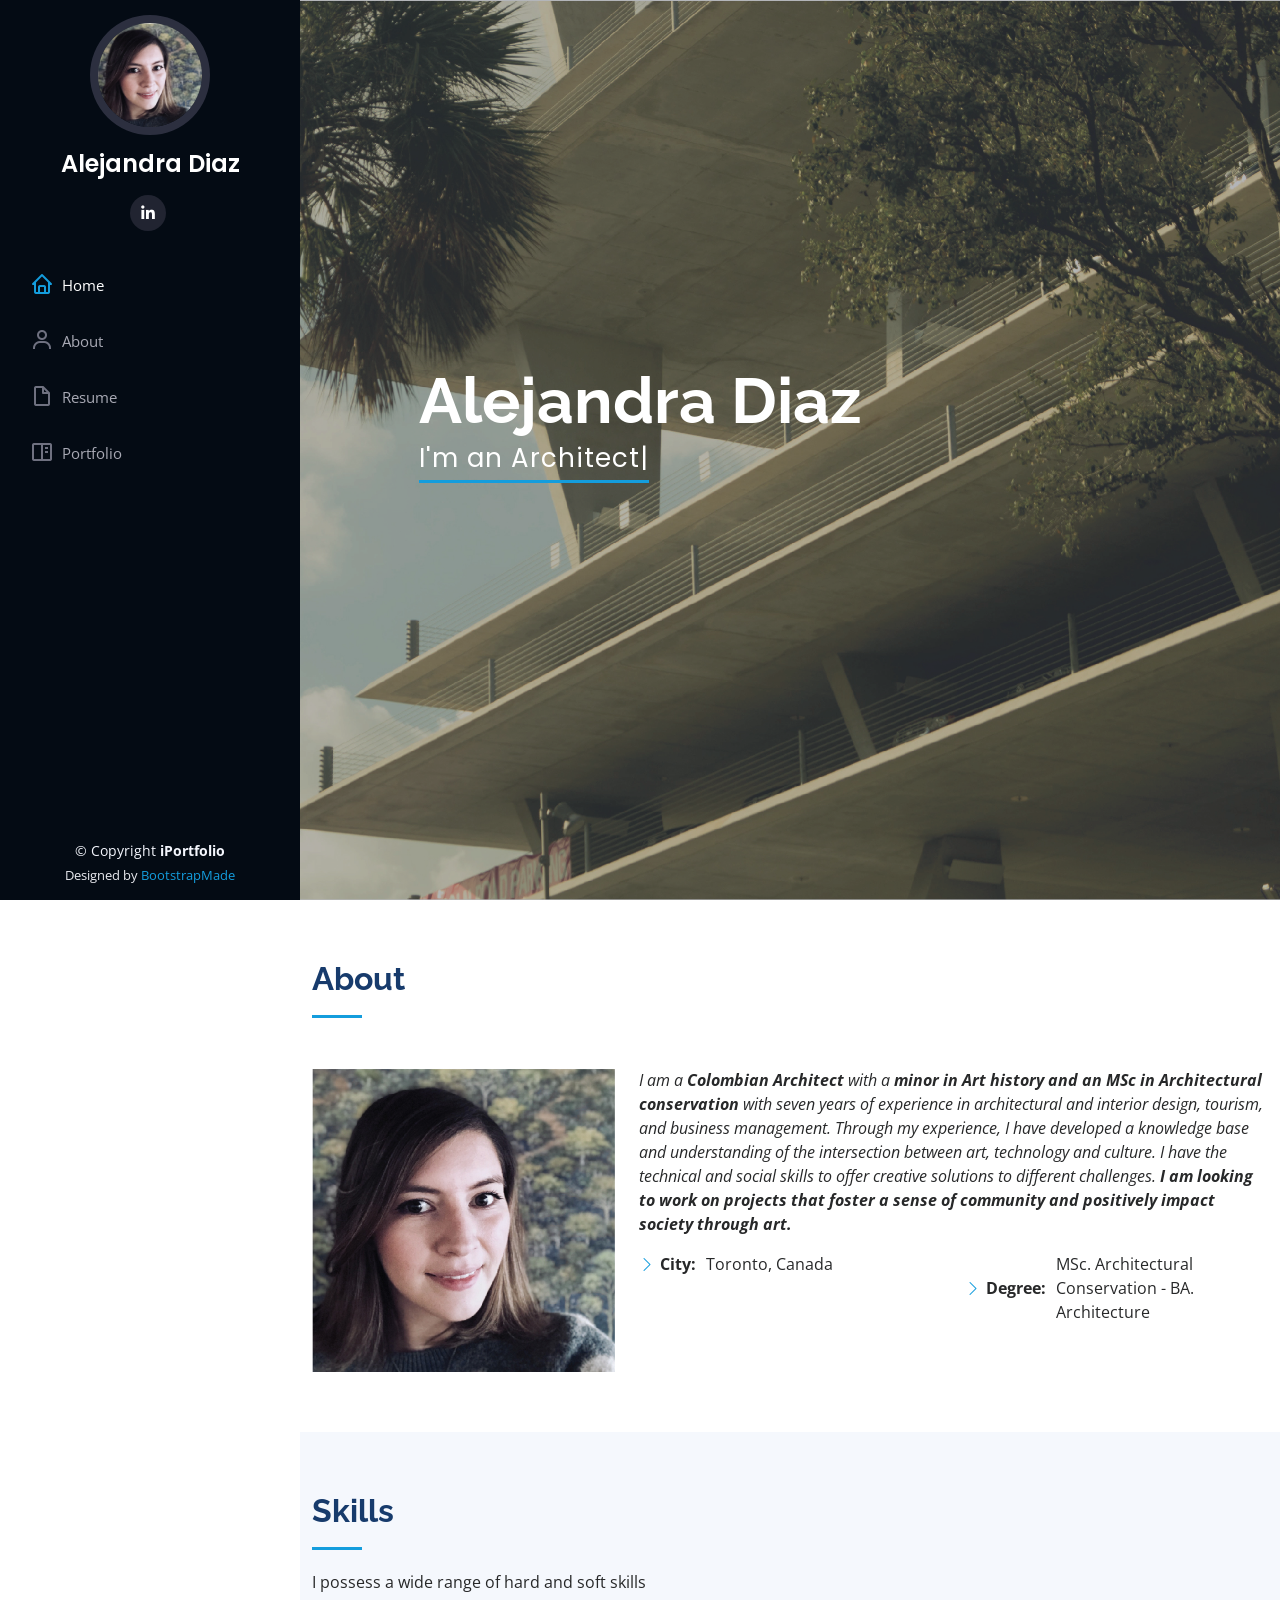
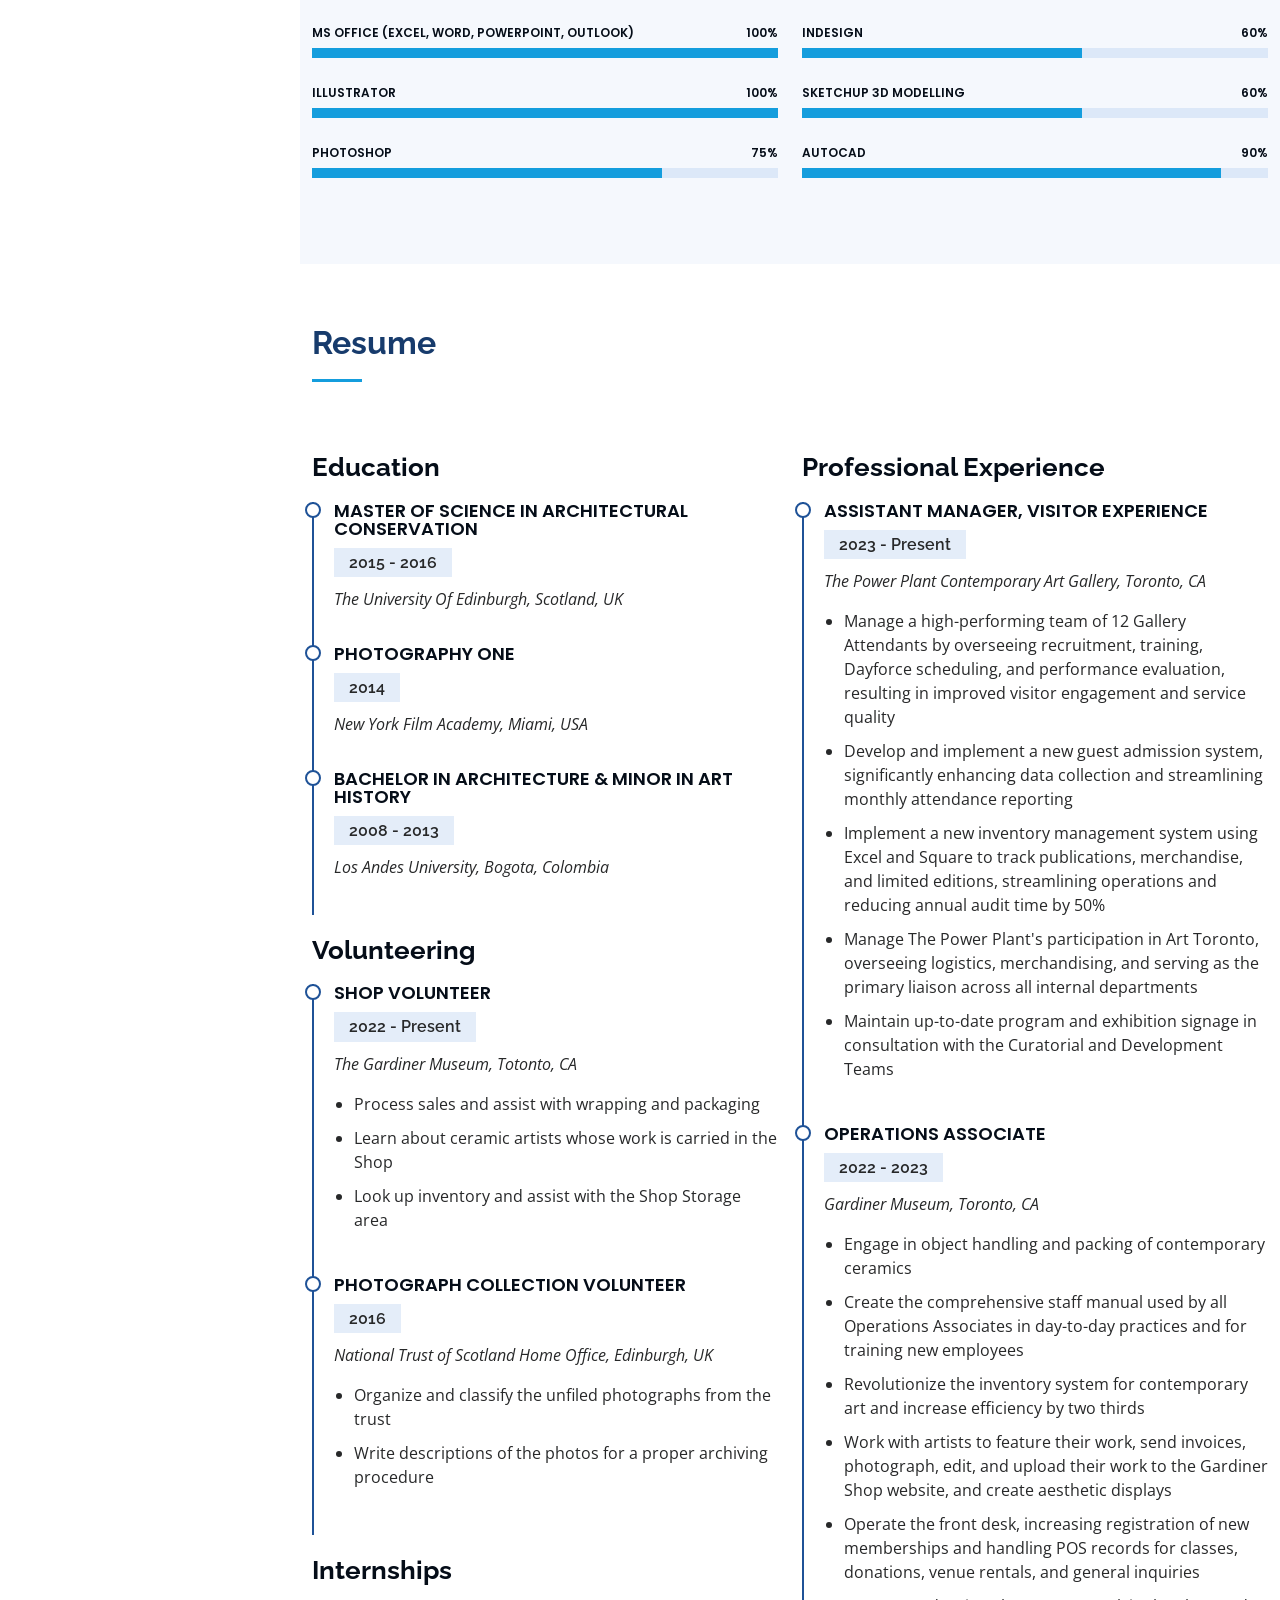
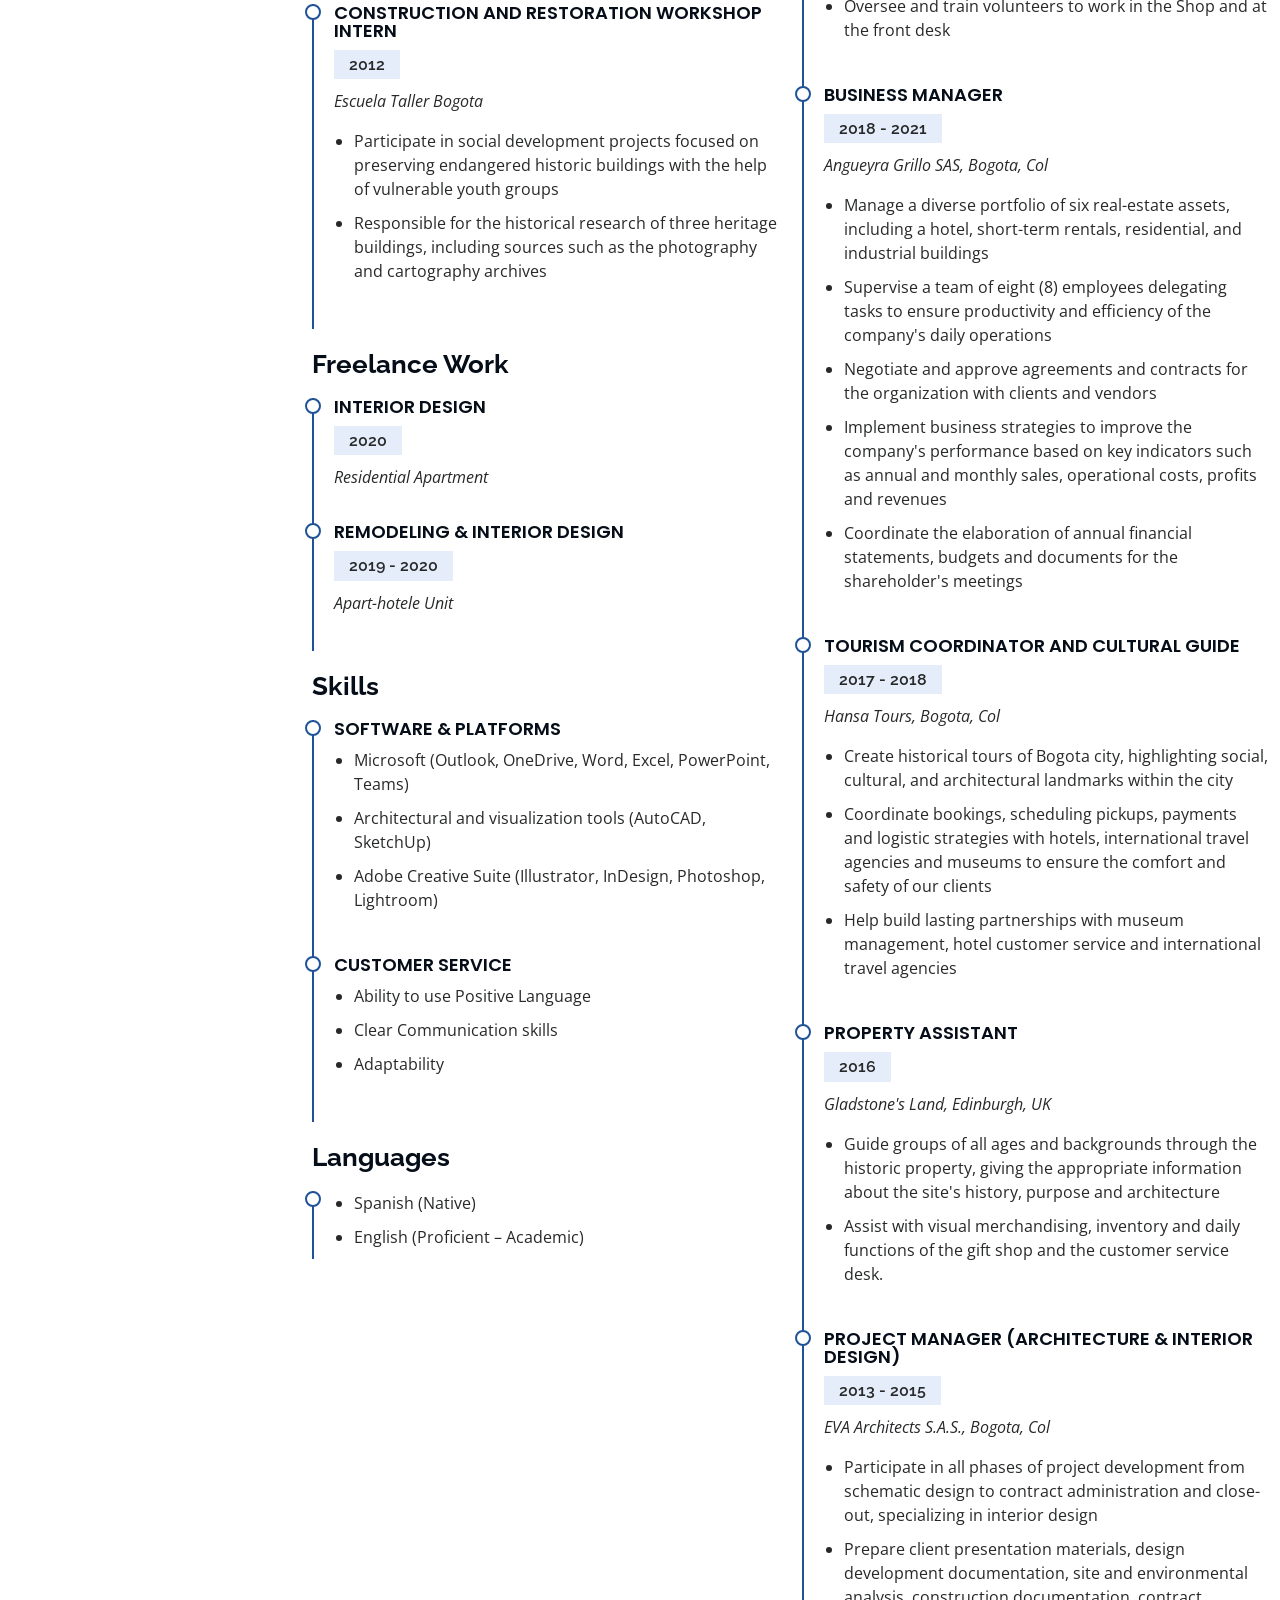
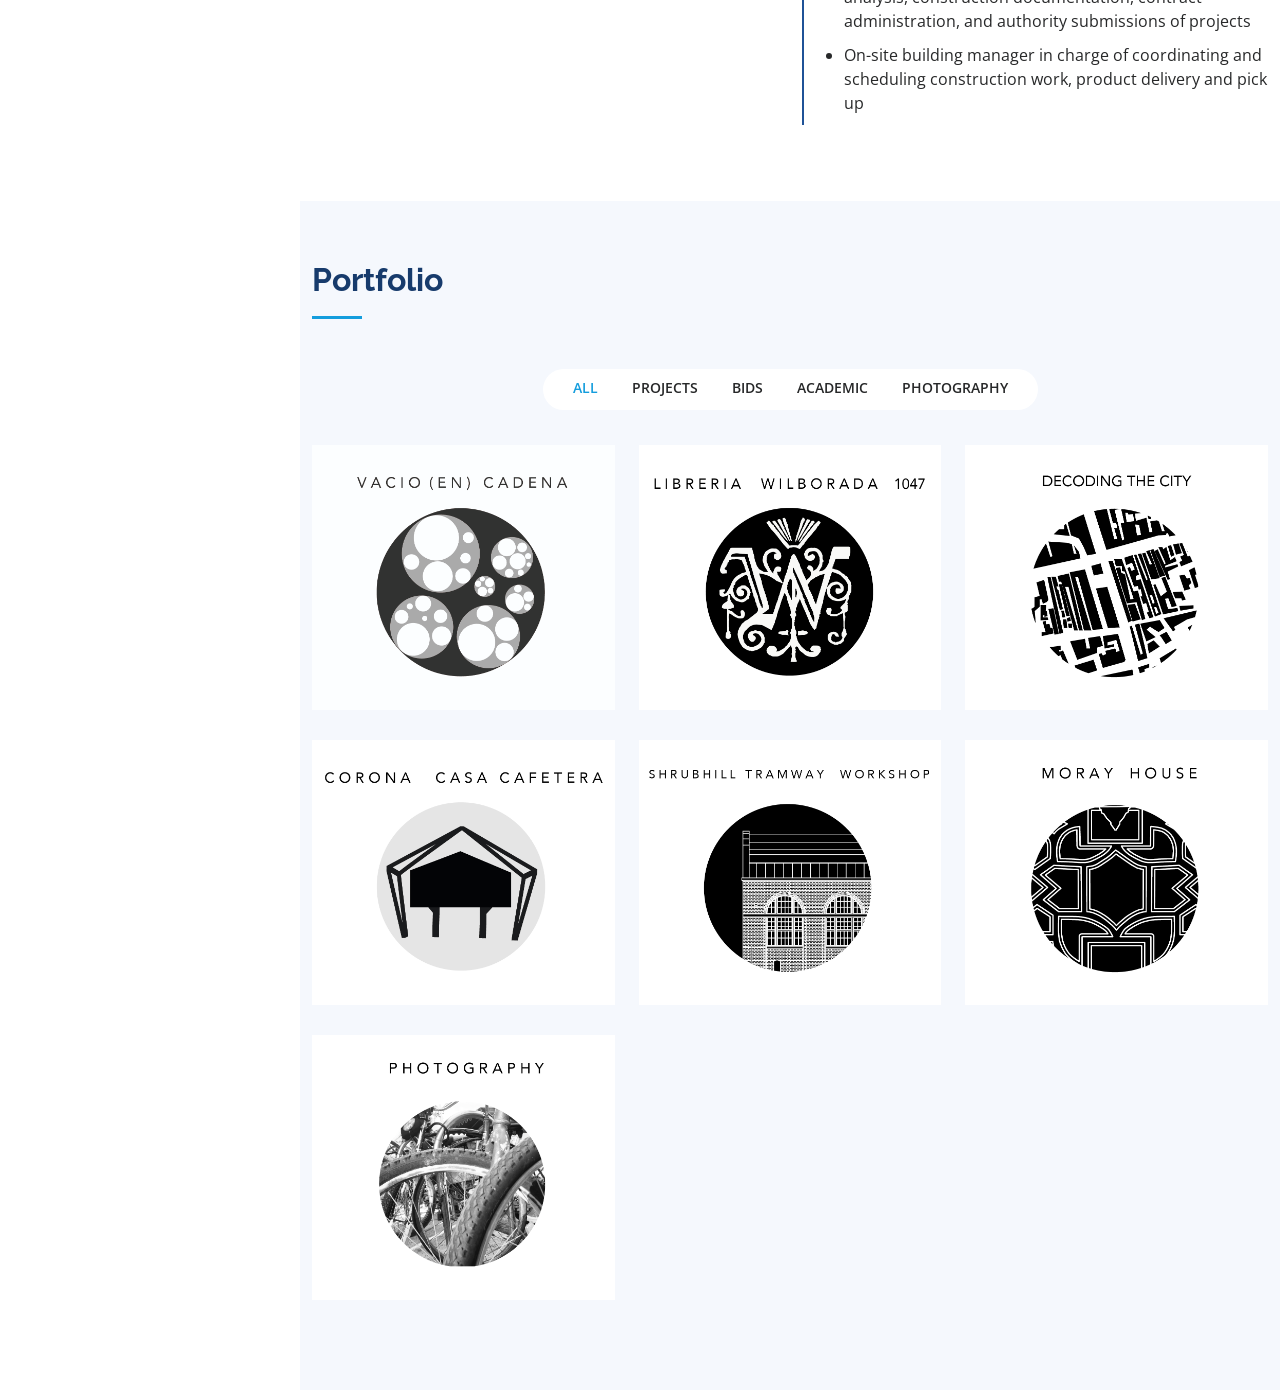
<file: index.html>
<!DOCTYPE html>
<html lang="en">

<head>
  <meta charset="utf-8">
  <meta content="width=device-width, initial-scale=1.0" name="viewport">

  <title>Alejandra Diaz | Portfolio</title>
  <meta content="Architect, Designer, Photographer, Photography, Ceramics, Potery" name="keywords">
  <meta name="description" content="I'm an architect, I'm creative, I'm a problem solver, I like photography, I love ceramics!" />

  <meta property="og:title" content="Alejandra Diaz | Portfolio" />


  <!-- Favicons -->
  <link href="https://alejandradiaza.com/assets/img/favicon.png" rel="icon">
  <link href="https://alejandradiaza.com/assets/img/apple-touch-icon.png" rel="apple-touch-icon">

  <!-- Google Fonts -->
  <link href="https://fonts.googleapis.com/css?family=Open+Sans:300,300i,400,400i,600,600i,700,700i|Raleway:300,300i,400,400i,500,500i,600,600i,700,700i|Poppins:300,300i,400,400i,500,500i,600,600i,700,700i" rel="stylesheet">

  <!-- Vendor CSS Files -->
  <link href="assets/vendor/aos/aos.css" rel="stylesheet">
  <link href="assets/vendor/bootstrap/css/bootstrap.min.css" rel="stylesheet">
  <link href="assets/vendor/bootstrap-icons/bootstrap-icons.css" rel="stylesheet">
  <link href="assets/vendor/boxicons/css/boxicons.min.css" rel="stylesheet">
  <link href="assets/vendor/glightbox/css/glightbox.min.css" rel="stylesheet">
  <link href="assets/vendor/swiper/swiper-bundle.min.css" rel="stylesheet">

  <!-- Template Main CSS File -->
  <link href="assets/css/style.css" rel="stylesheet">

  <!-- =======================================================
  * Template Name: iPortfolio - v3.8.1
  * Template URL: https://bootstrapmade.com/iportfolio-bootstrap-portfolio-websites-template/
  * Author: BootstrapMade.com
  * License: https://bootstrapmade.com/license/
  ======================================================== -->
</head>

<body>

  <!-- ======= Mobile nav toggle button ======= -->
  <i class="bi bi-list mobile-nav-toggle d-xl-none"></i>

  <!-- ======= Header ======= -->
  <header id="header">
    <div class="d-flex flex-column">

      <div class="profile">
        <img src="assets/img/profile-img.jpg" alt="" class="img-fluid rounded-circle">
        <h1 class="text-light"><a href="index.html">Alejandra Diaz</a></h1>
        <div class="social-links mt-3 text-center">
          <a href="https://www.linkedin.com/in/alejandra-diaz-angueyra" class="linkedin" target="_blank"><i class="bx bxl-linkedin"></i></a>
        </div>
      </div>

      <nav id="navbar" class="nav-menu navbar">
        <ul>
          <li><a href="#hero" class="nav-link scrollto active"><i class="bx bx-home"></i> <span>Home</span></a></li>
          <li><a href="#about" class="nav-link scrollto"><i class="bx bx-user"></i> <span>About</span></a></li>
          <li><a href="#resume" class="nav-link scrollto"><i class="bx bx-file-blank"></i> <span>Resume</span></a></li>
          <li><a href="#portfolio" class="nav-link scrollto"><i class="bx bx-book-content"></i> <span>Portfolio</span></a></li>
          <!-- <li><a href="#services" class="nav-link scrollto"><i class="bx bx-server"></i> <span>Services</span></a></li>
          <li><a href="#contact" class="nav-link scrollto"><i class="bx bx-envelope"></i> <span>Contact</span></a></li> -->
        </ul>
      </nav><!-- .nav-menu -->
    </div>
  </header><!-- End Header -->

  <!-- ======= Hero Section ======= -->
  <section id="hero" class="d-flex flex-column justify-content-center align-items-center">
    <div class="hero-container" data-aos="fade-in">
      <h1>Alejandra Diaz</h1>
      <p><span class="typed" data-typed-items="I'm an Architect, I'm Creative, I'm a Problem Solver, I like Photography, I love Ceramics"></span></p>
    </div>
  </section><!-- End Hero -->

  <main id="main">

    <!-- ======= About Section ======= -->
    <section id="about" class="about">
      <div class="container">

        <div class="section-title">
          <h2>About</h2>
          <!-- <p></p> -->
        </div>

        <div class="row">
          <div class="col-lg-4" data-aos="fade-right">
            <img src="assets/img/profile-img.jpg" class="img-fluid" alt="">
          </div>
          <div class="col-lg-8 pt-4 pt-lg-0 content" data-aos="fade-left">
            <!-- <h3>Architect MSc.</h3> -->
            <p class="fst-italic">
              I am a <b>Colombian Architect</b> with a <b>minor in Art history and an MSc in Architectural conservation</b> with seven years of
              experience in architectural and interior design, tourism, and business management. Through my experience, I
              have developed a knowledge base and understanding of the intersection between art, technology and culture.
              I have the technical and social skills to offer creative solutions to different challenges. <b>I am looking to work on
              projects that foster a sense of community and positively impact society through art.</b>
            </p>
            <div class="row">
              <div class="col-lg-6">
                <ul>
                  <li><i class="bi bi-chevron-right"></i> <strong>City:</strong> <span>Toronto, Canada</span></li>
                </ul>
              </div>
              <div class="col-lg-6">
                <ul>
                  <li><i class="bi bi-chevron-right"></i> <strong>Degree:</strong> <span>MSc. Architectural Conservation - BA. Architecture</span></li>
                </ul>
              </div>
            </div>
            <!-- <p>
              Officiis eligendi itaque labore et dolorum mollitia officiis optio vero. Quisquam sunt adipisci omnis et ut. Nulla accusantium dolor incidunt officia tempore. Et eius omnis.
              Cupiditate ut dicta maxime officiis quidem quia. Sed et consectetur qui quia repellendus itaque neque. Aliquid amet quidem ut quaerat cupiditate. Ab et eum qui repellendus omnis culpa magni laudantium dolores.
            </p> -->
          </div>
        </div>

      </div>
    </section><!-- End About Section -->

    <!-- ======= Skills Section ======= -->
    <section id="skills" class="skills section-bg">
      <div class="container">

        <div class="section-title">
          <h2>Skills</h2>
          <p>I possess a wide range of hard and soft skills</p>
        </div>

        <div class="row skills-content">

          <div class="col-lg-6" data-aos="fade-up">

            <div class="progress">
              <span class="skill">MS Office (Excel, Word, PowerPoint, Outlook) <i class="val">100%</i></span>
              <div class="progress-bar-wrap">
                <div class="progress-bar" role="progressbar" aria-valuenow="100" aria-valuemin="0" aria-valuemax="100"></div>
              </div>
            </div>

            <div class="progress">
              <span class="skill">Illustrator <i class="val">100%</i></span>
              <div class="progress-bar-wrap">
                <div class="progress-bar" role="progressbar" aria-valuenow="100" aria-valuemin="0" aria-valuemax="100"></div>
              </div>
            </div>

            <div class="progress">
              <span class="skill">Photoshop <i class="val">75%</i></span>
              <div class="progress-bar-wrap">
                <div class="progress-bar" role="progressbar" aria-valuenow="75" aria-valuemin="0" aria-valuemax="100"></div>
              </div>
            </div>

          </div>

          <div class="col-lg-6" data-aos="fade-up" data-aos-delay="100">

            <div class="progress">
              <span class="skill">InDesign <i class="val">60%</i></span>
              <div class="progress-bar-wrap">
                <div class="progress-bar" role="progressbar" aria-valuenow="60" aria-valuemin="0" aria-valuemax="100"></div>
              </div>
            </div>

            <div class="progress">
              <span class="skill">SketchUp 3D modelling <i class="val">60%</i></span>
              <div class="progress-bar-wrap">
                <div class="progress-bar" role="progressbar" aria-valuenow="60" aria-valuemin="0" aria-valuemax="100"></div>
              </div>
            </div>

            <div class="progress">
              <span class="skill">AutoCAD <i class="val">90%</i></span>
              <div class="progress-bar-wrap">
                <div class="progress-bar" role="progressbar" aria-valuenow="90" aria-valuemin="0" aria-valuemax="100"></div>
              </div>
            </div>

          </div>

        </div>

      </div>
    </section><!-- End Skills Section -->

    <!-- ======= Resume Section ======= -->
    <section id="resume" class="resume">
      <div class="container">

        <div class="section-title">
          <h2>Resume</h2>
          <!-- <p>Magnam dolores commodi suscipit. Necessitatibus eius consequatur ex aliquid fuga eum quidem. Sit sint consectetur velit. Quisquam quos quisquam cupiditate. Et nemo qui impedit suscipit alias ea. Quia fugiat sit in iste officiis commodi quidem hic quas.</p> -->
        </div>

        <div class="row">
          <div class="col-lg-6 order-2 order-lg-1" data-aos="fade-up">
            <!-- <h3 class="resume-title">Sumary</h3> -->
            <!-- <div class="resume-item pb-0">
              <h4>Alejandra Diaz</h4>
              <p><em>Innovative and deadline-driven Graphic Designer with 3+ years of experience designing and developing user-centered digital/print marketing material from initial concept to final, polished deliverable.</em></p>
              <ul>
                <li>Portland par 127,Orlando, FL</li>
                <li>(123) 456-7891</li>
                <li>alice.barkley@example.com</li>
              </ul>
            </div> -->

            <h3 class="resume-title">Education</h3>
            <div class="resume-item">
              <h4>Master of Science in Architectural Conservation</h4>
              <h5>2015 - 2016</h5>
              <p><em> The University Of Edinburgh, Scotland, UK</em></p>
              <!-- <p>Qui deserunt veniam. Et sed aliquam labore tempore sed quisquam iusto autem sit. Ea vero voluptatum qui ut dignissimos deleniti nerada porti sand markend</p> -->
            </div>
            <div class="resume-item">
              <h4>Photography One</h4>
              <h5>2014</h5>
              <p><em> New York Film Academy, Miami, USA</em></p>
              <!-- <p>Qui deserunt veniam. Et sed aliquam labore tempore sed quisquam iusto autem sit. Ea vero voluptatum qui ut dignissimos deleniti nerada porti sand markend</p> -->
            </div>
            <div class="resume-item">
              <h4>Bachelor in Architecture &amp; Minor in Art History</h4>
              <h5>2008 - 2013</h5>
              <p><em>Los Andes University, Bogota, Colombia</em></p>
              <!-- <ul>
                <li>Quia nobis sequi est occaecati aut. 
                  <li>Quia nobis sequi est occaecati aut. Repudiandae</li>
                </li>
              </ul> -->
              <p></p>
            </div>
            <h3 class="resume-title">Volunteering</h3>
            <div class="resume-item">
              <h4>Shop Volunteer</h4>
              <h5>2022 - Present</h5>
              <p><em> The Gardiner Museum, Totonto, CA</em></p>
              <ul>
                <li>Process sales and assist with wrapping and packaging</li>
                <li>Learn about ceramic artists whose work is carried in the Shop</li>
                <li>Look up inventory and assist with the Shop Storage area</li>
              </ul>
              <!-- <p>Qui deserunt veniam. Et sed aliquam labore tempore sed quisquam iusto autem sit. Ea vero voluptatum qui ut dignissimos deleniti nerada porti sand markend</p> -->
            </div>
            <div class="resume-item">
              <h4>Photograph Collection Volunteer</h4>
              <h5>2016</h5>
              <p><em> National Trust of Scotland Home Office, Edinburgh, UK</em></p>
              <ul>
                <li>Organize and classify the unfiled photographs from the trust</li>
                <li>Write descriptions of the photos for a proper archiving procedure</li>
              </ul>
              <!-- <p>Qui deserunt veniam. Et sed aliquam labore tempore sed quisquam iusto autem sit. Ea vero voluptatum qui ut dignissimos deleniti nerada porti sand markend</p> -->
            </div>
            <h3 class="resume-title">Internships</h3>
            <div class="resume-item">
              <h4>Construction and Restoration Workshop Intern</h4>
              <h5>2012</h5>
              <p><em>Escuela Taller Bogota</em></p>
              <ul>
                <li>Participate in social development projects focused on preserving endangered historic buildings with the help
                of vulnerable youth groups</li>
                <li>Responsible for the historical research of three heritage buildings, including sources such as the photography
                and cartography archives</li>
              </ul>
            </div>
            <h3 class="resume-title">Freelance Work</h3>
            <div class="resume-item">
              <h4>Interior Design</h4>
              <h5>2020</h5>
              <p><em> Residential Apartment</em></p>
              <!-- <ul>
                <li>Lead in the design, development, and implementation of the graphic, layout, and production communication materials</li>
              </ul> -->
            </div>
            <div class="resume-item">
              <h4> Remodeling & Interior Design</h4>
              <h5>2019 - 2020</h5>
              <p><em> Apart-hotele Unit</em></p>
              <!-- <ul>
                <li>Lead in the design, development, and implementation of the graphic, layout, and production communication materials</li>
              </ul> -->
            </div>
            <h3 class="resume-title">Skills</h3>
            <div class="resume-item">
              <h4>Software &amp; Platforms</h4>
              <ul>
                <li>Microsoft (Outlook, OneDrive, Word, Excel, PowerPoint, Teams)</li>
                <li>Architectural and visualization tools (AutoCAD, SketchUp)</li>
                <li>Adobe Creative Suite (Illustrator, InDesign, Photoshop, Lightroom)</li>
              </ul>
            </div>
            <div class="resume-item">
              <h4>Customer Service</h4>
              <ul>
                <li>Ability to use Positive Language</li>
                <li>Clear Communication skills</li>
                <li>Adaptability</li>
              </ul>
            </div>
            <h3 class="resume-title">Languages</h3>
            <div class="resume-item">
              <ul>
                <li>Spanish (Native)</li>
                <li>English (Proficient &ndash; Academic)</li>
              </ul>
            </div>
          </div>
          <div class="col-lg-6 order-1 order-lg-2" data-aos="fade-up" data-aos-delay="100">
            <h3 class="resume-title">Professional Experience</h3>
            <div class="resume-item">
              <h4>Assistant Manager, Visitor Experience</h4>
              <h5>2023 - Present</h5>
              <p><em>The Power Plant Contemporary Art Gallery, Toronto, CA</em></p>
              <ul>
                <li>Manage a high-performing team of 12 Gallery Attendants by overseeing recruitment, training, Dayforce
                scheduling, and performance evaluation, resulting in improved visitor engagement and service quality</li>
                <li>Develop and implement a new guest admission system, significantly enhancing data collection and
                streamlining monthly attendance reporting</li>
                <li>Implement a new inventory management system using Excel and Square to track publications,
                merchandise, and limited editions, streamlining operations and reducing annual audit time by 50%</li>
                <li>Manage The Power Plant's participation in Art Toronto, overseeing logistics, merchandising, and serving as the
                primary liaison across all internal departments</li>
                <li>Maintain up-to-date program and exhibition signage in consultation with the Curatorial and Development
                Teams</li>
              </ul>
            </div>
            <div class="resume-item">
              <h4>Operations Associate</h4>
              <h5>2022 - 2023</h5>
              <p><em>Gardiner Museum, Toronto, CA</em></p>
              <ul>
                <li>Engage in object handling and packing of contemporary ceramics</li>
                <li>Create the comprehensive staff manual used by all Operations Associates in day-to-day practices and for
                training new employees</li>
                <li>Revolutionize the inventory system for contemporary art and increase efficiency by two thirds</li>
                <li>Work with artists to feature their work, send invoices, photograph, edit, and upload their work to the
                Gardiner Shop website, and create aesthetic displays</li>
                <li>Operate the front desk, increasing registration of new memberships and handling POS records for classes,
                donations, venue rentals, and general inquiries</li>
                <li>Oversee and train volunteers to work in the Shop and at the front desk</li>
              </ul>
            </div>
            <div class="resume-item">
              <h4>Business Manager</h4>
              <h5>2018 - 2021</h5>
              <p><em>Angueyra Grillo SAS, Bogota, Col </em></p>
              <ul>
                <li>Manage a diverse portfolio of six real-estate assets, including a hotel, short-term rentals, residential, and
                industrial buildings</li>
                <li>Supervise a team of eight (8) employees delegating tasks to ensure productivity and efficiency of the
                company's daily operations</li>
                <li>Negotiate and approve agreements and contracts for the organization with clients and vendors</li>
                <li>Implement business strategies to improve the company's performance based on key indicators such as annual
                and monthly sales, operational costs, profits and revenues</li>
                <li>Coordinate the elaboration of annual financial statements, budgets and documents for the shareholder's
                meetings</li>
              </ul>
            </div>
            <div class="resume-item">
              <h4>Tourism coordinator and cultural guide</h4>
              <h5>2017 - 2018</h5>
              <p><em>Hansa Tours, Bogota, Col</em></p>
              <ul>
                <li>Create historical tours of Bogota city, highlighting social, cultural, and architectural landmarks within the city</li>
                <li>Coordinate bookings, scheduling pickups, payments and logistic strategies with hotels, international travel
                agencies and museums to ensure the comfort and safety of our clients</li>
                <li>Help build lasting partnerships with museum management, hotel customer service and international travel
                agencies</li>
              </ul>
            </div>
            <div class="resume-item">
              <h4>Property Assistant</h4>
              <h5>2016</h5>
              <p><em> Gladstone's Land, Edinburgh, UK</em></p>
              <ul>
                <li>Guide groups of all ages and backgrounds through the historic property, giving the appropriate information
                  about the site's history, purpose and architecture</li>
                <li>Assist with visual merchandising, inventory and daily functions of the gift shop and the customer service desk.</li>
              </ul>
            </div>
            <div class="resume-item">
              <h4>Project Manager (Architecture & Interior Design)</h4>
              <h5>2013 - 2015</h5>
              <p><em>EVA Architects S.A.S., Bogota, Col</em></p>
              <ul>
                <li>Participate in all phases of project development from schematic design to contract administration and
                close-out, specializing in interior design</li>
                <li>Prepare client presentation materials, design development documentation, site and environmental analysis,
                construction documentation, contract administration, and authority submissions of projects</li>
                <li>On-site building manager in charge of coordinating and scheduling construction work, product delivery and
                pick up</li>
              </ul>
            </div>            
          </div>
        </div>

      </div>
    </section><!-- End Resume Section -->

    <!-- ======= Portfolio Section ======= -->
    <section id="portfolio" class="portfolio section-bg">
      <div class="container">

        <div class="section-title">
          <h2>Portfolio</h2>
          <!-- <p>Magnam dolores commodi suscipit. Necessitatibus eius consequatur ex aliquid fuga eum quidem. Sit sint consectetur velit. Quisquam quos quisquam cupiditate. Et nemo qui impedit suscipit alias ea. Quia fugiat sit in iste officiis commodi quidem hic quas.</p> -->
        </div>

        <div class="row" data-aos="fade-up">
          <div class="col-lg-12 d-flex justify-content-center">
            <ul id="portfolio-flters">
              <li data-filter="*" class="filter-active">All</li>
              <li data-filter=".filter-projects">Projects</li>
              <li data-filter=".filter-card">Bids</li>
              <li data-filter=".filter-web">Academic</li>
              <li data-filter=".filter-photo">Photography</li>
            </ul>
          </div>
        </div>

        <div class="row portfolio-container" data-aos="fade-up" data-aos-delay="100">

          <div class="col-lg-4 col-md-6 portfolio-item filter-web">
            <div class="portfolio-wrap">
              <a href="portfolio-details/vacio-encadena-details.html" title="vacio-encadena"><img src="assets/img/portfolio/portfolio-1.jpg" class="img-fluid" alt=""></a>
              <div class="portfolio-links">
                <!-- <a href="assets/img/portfolio/portfolio-1.jpg" data-gallery="portfolioGallery" class="portfolio-lightbox" title="App 1"><i class="bx bx-plus"></i></a> -->
                <a href="portfolio-details/vacio-encadena-details.html" title="vacio-encadena"><i class="bx bx-link"></i> More Details</a>
              </div>
            </div>
          </div>

          <div class="col-lg-4 col-md-6 portfolio-item filter-projects">
            <div class="portfolio-wrap">
              <a href="portfolio-details/wilborada-details.html" title="wilborada"><img src="assets/img/portfolio/portfolio-2.jpg" class="img-fluid" alt=""></a>
              <div class="portfolio-links">
                <!-- <a href="assets/img/portfolio/portfolio-2.jpg" data-gallery="portfolioGallery" class="portfolio-lightbox" title="Web 3"><i class="bx bx-plus"></i></a> -->
                <a href="portfolio-details/wilborada-details.html" title="wilborada"><i class="bx bx-link"></i> More Details</a>
              </div>
            </div>
          </div>

          <div class="col-lg-4 col-md-6 portfolio-item filter-web">
            <div class="portfolio-wrap">
              <a href="portfolio-details/decoding-the-city-details.html" title="decoding-the-city"></a><img src="assets/img/portfolio/portfolio-3.jpg" class="img-fluid" alt=""></a>
              <div class="portfolio-links">
                <!-- <a href="assets/img/portfolio/portfolio-3.jpg" data-gallery="portfolioGallery" class="portfolio-lightbox" title="App 2"><i class="bx bx-plus"></i></a> -->
                <a href="portfolio-details/decoding-the-city-details.html" title="decoding-the-city"><i class="bx bx-link"></i> More Details</a>
              </div>
            </div>
          </div>

          <div class="col-lg-4 col-md-6 portfolio-item filter-card">
            <div class="portfolio-wrap">
              <a href="portfolio-details/casa-cafetera-details.html" title="casa-cafetera"><img src="assets/img/portfolio/portfolio-4.jpg" class="img-fluid" alt=""></a>
              <div class="portfolio-links">
                <!-- <a href="assets/img/portfolio/portfolio-4.jpg" data-gallery="portfolioGallery" class="portfolio-lightbox" title="Card 2"><i class="bx bx-plus"></i></a> -->
                <a href="portfolio-details/casa-cafetera-details.html" title="casa-cafetera"><i class="bx bx-link"></i> More Details</a>
              </div>
            </div>
          </div>

          <div class="col-lg-4 col-md-6 portfolio-item filter-web">
            <div class="portfolio-wrap">
              <a href="portfolio-details/tramway-details.html" title="tramway"><img src="assets/img/portfolio/portfolio-5.jpg" class="img-fluid" alt=""></a>
              <div class="portfolio-links">
                <!-- <a href="assets/img/portfolio/portfolio-5.jpg" data-gallery="portfolioGallery" class="portfolio-lightbox" title="Web 2"><i class="bx bx-plus"></i></a> -->
                <a href="portfolio-details/tramway-details.html" title="tramway"><i class="bx bx-link"></i> More Details</a>
              </div>
            </div>
          </div>

          <div class="col-lg-4 col-md-6 portfolio-item filter-web">
            <div class="portfolio-wrap">
              <a href="portfolio-details/moray-house-details.html" title="moray-house"><img src="assets/img/portfolio/portfolio-6.jpg" class="img-fluid" alt=""></a>
              <div class="portfolio-links">
                <!-- <a href="assets/img/portfolio/portfolio-6.jpg" data-gallery="portfolioGallery" class="portfolio-lightbox" title="App 3"><i class="bx bx-plus"></i></a> -->
                <a href="portfolio-details/moray-house-details.html" title="moray-house"><i class="bx bx-link"></i> More Details</a>
              </div>
            </div>
          </div>

          <div class="col-lg-4 col-md-6 portfolio-item filter-photo">
            <div class="portfolio-wrap">
              <a href="portfolio-details/photography-details.html" title="photography"><img src="assets/img/portfolio/portfolio-7.jpg" class="img-fluid" alt=""></a>
              <div class="portfolio-links">
                <!-- <a href="assets/img/portfolio/portfolio-7.jpg" data-gallery="portfolioGallery" class="portfolio-lightbox" title="Card 1"><i class="bx bx-plus"></i></a> -->
                <a href="portfolio-details/photography-details.html" title="photography"><i class="bx bx-link"></i> More Details</a>
              </div>
            </div>
          </div>
        </div>

      </div>
    </section><!-- End Portfolio Section -->
  </main><!-- End #main -->

  <!-- ======= Footer ======= -->
  <footer id="footer">
    <div class="container">
      <div class="copyright">
        &copy; Copyright <strong><span>iPortfolio</span></strong>
      </div>
      <div class="credits">
        <!-- All the links in the footer should remain intact. -->
        <!-- You can delete the links only if you purchased the pro version. -->
        <!-- Licensing information: https://bootstrapmade.com/license/ -->
        <!-- Purchase the pro version with working PHP/AJAX contact form: https://bootstrapmade.com/iportfolio-bootstrap-portfolio-websites-template/ -->
        Designed by <a href="https://bootstrapmade.com/">BootstrapMade</a>
      </div>
    </div>
  </footer><!-- End  Footer -->

  <a href="#" class="back-to-top d-flex align-items-center justify-content-center"><i class="bi bi-arrow-up-short"></i></a>

  <!-- Vendor JS Files -->
  <script src="assets/vendor/purecounter/purecounter_vanilla.js"></script>
  <script src="assets/vendor/aos/aos.js"></script>
  <script src="assets/vendor/bootstrap/js/bootstrap.bundle.min.js"></script>
  <script src="assets/vendor/glightbox/js/glightbox.min.js"></script>
  <script src="assets/vendor/isotope-layout/isotope.pkgd.min.js"></script>
  <script src="assets/vendor/swiper/swiper-bundle.min.js"></script>
  <script src="assets/vendor/typed.js/typed.min.js"></script>
  <script src="assets/vendor/waypoints/noframework.waypoints.js"></script>
  <script src="assets/vendor/php-email-form/validate.js"></script>

  <!-- Template Main JS File -->
  <script src="assets/js/main.js"></script>

</body>

</html>
</file>
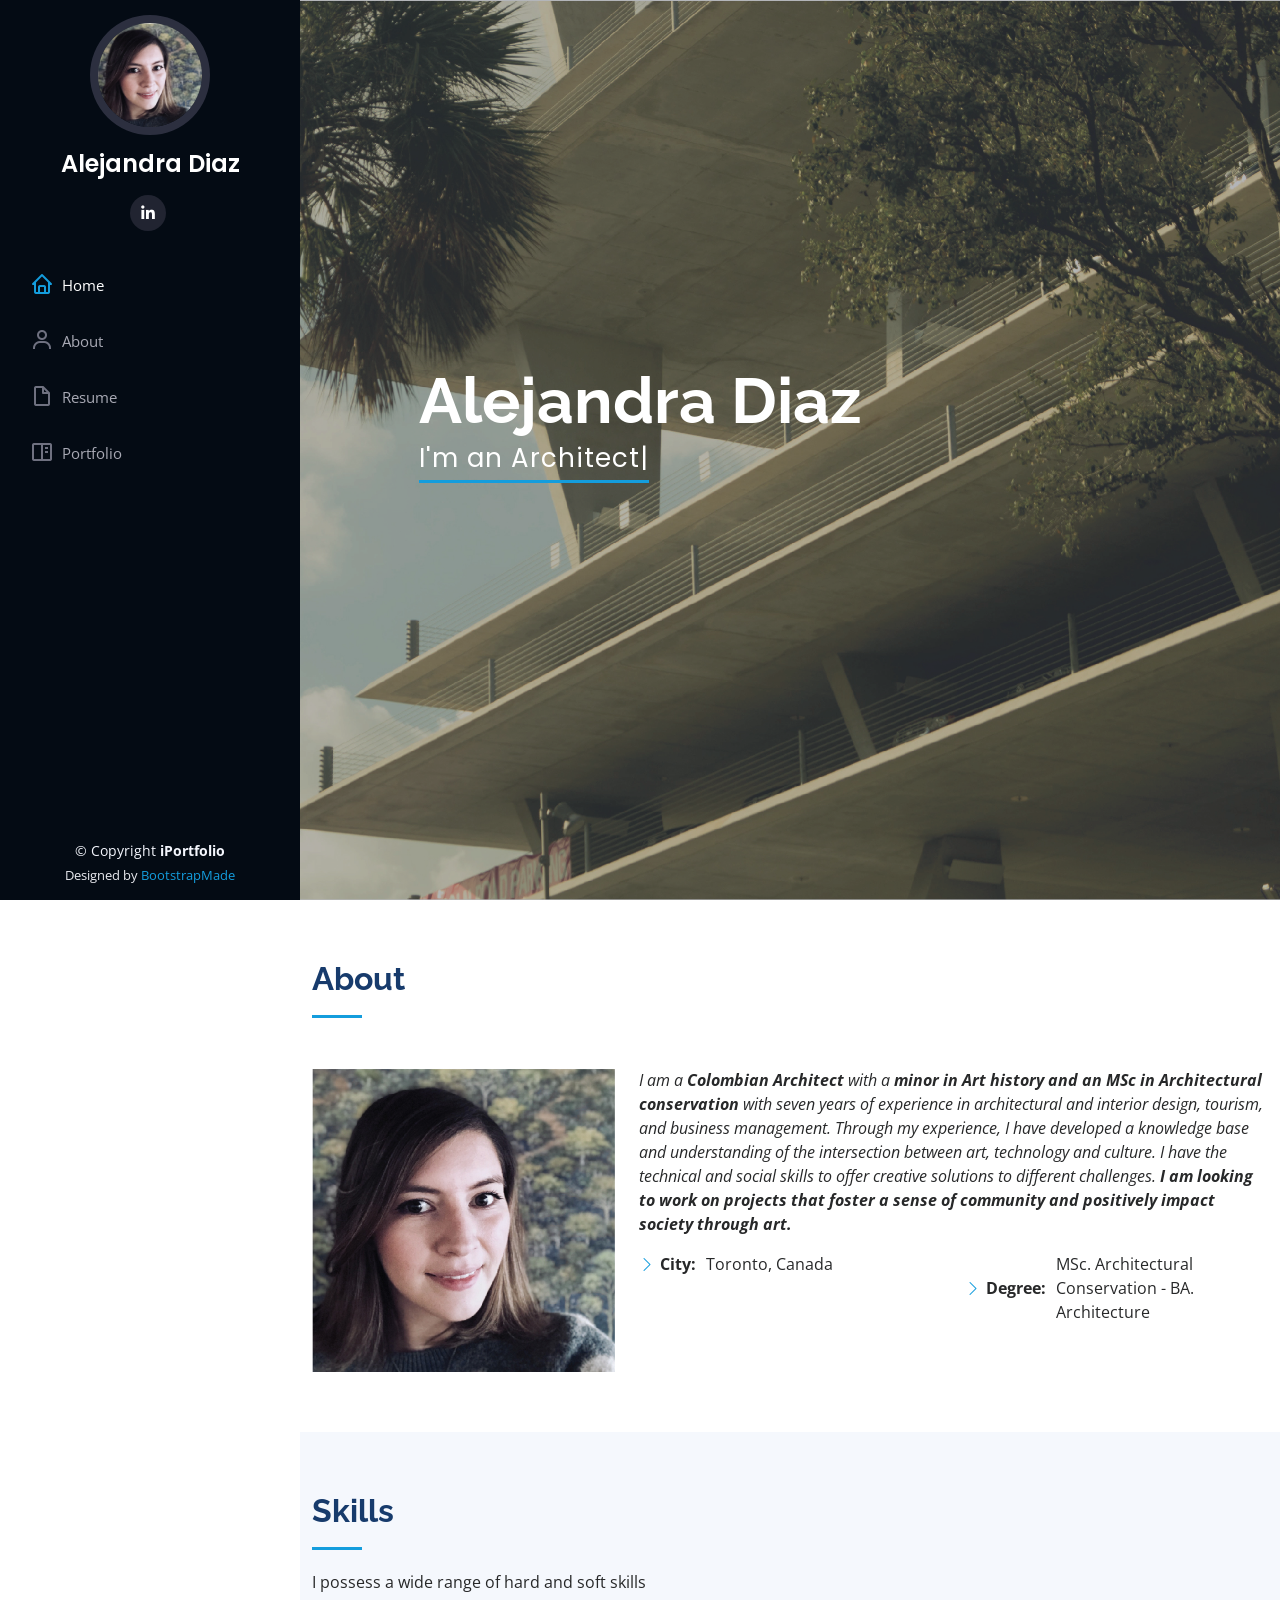
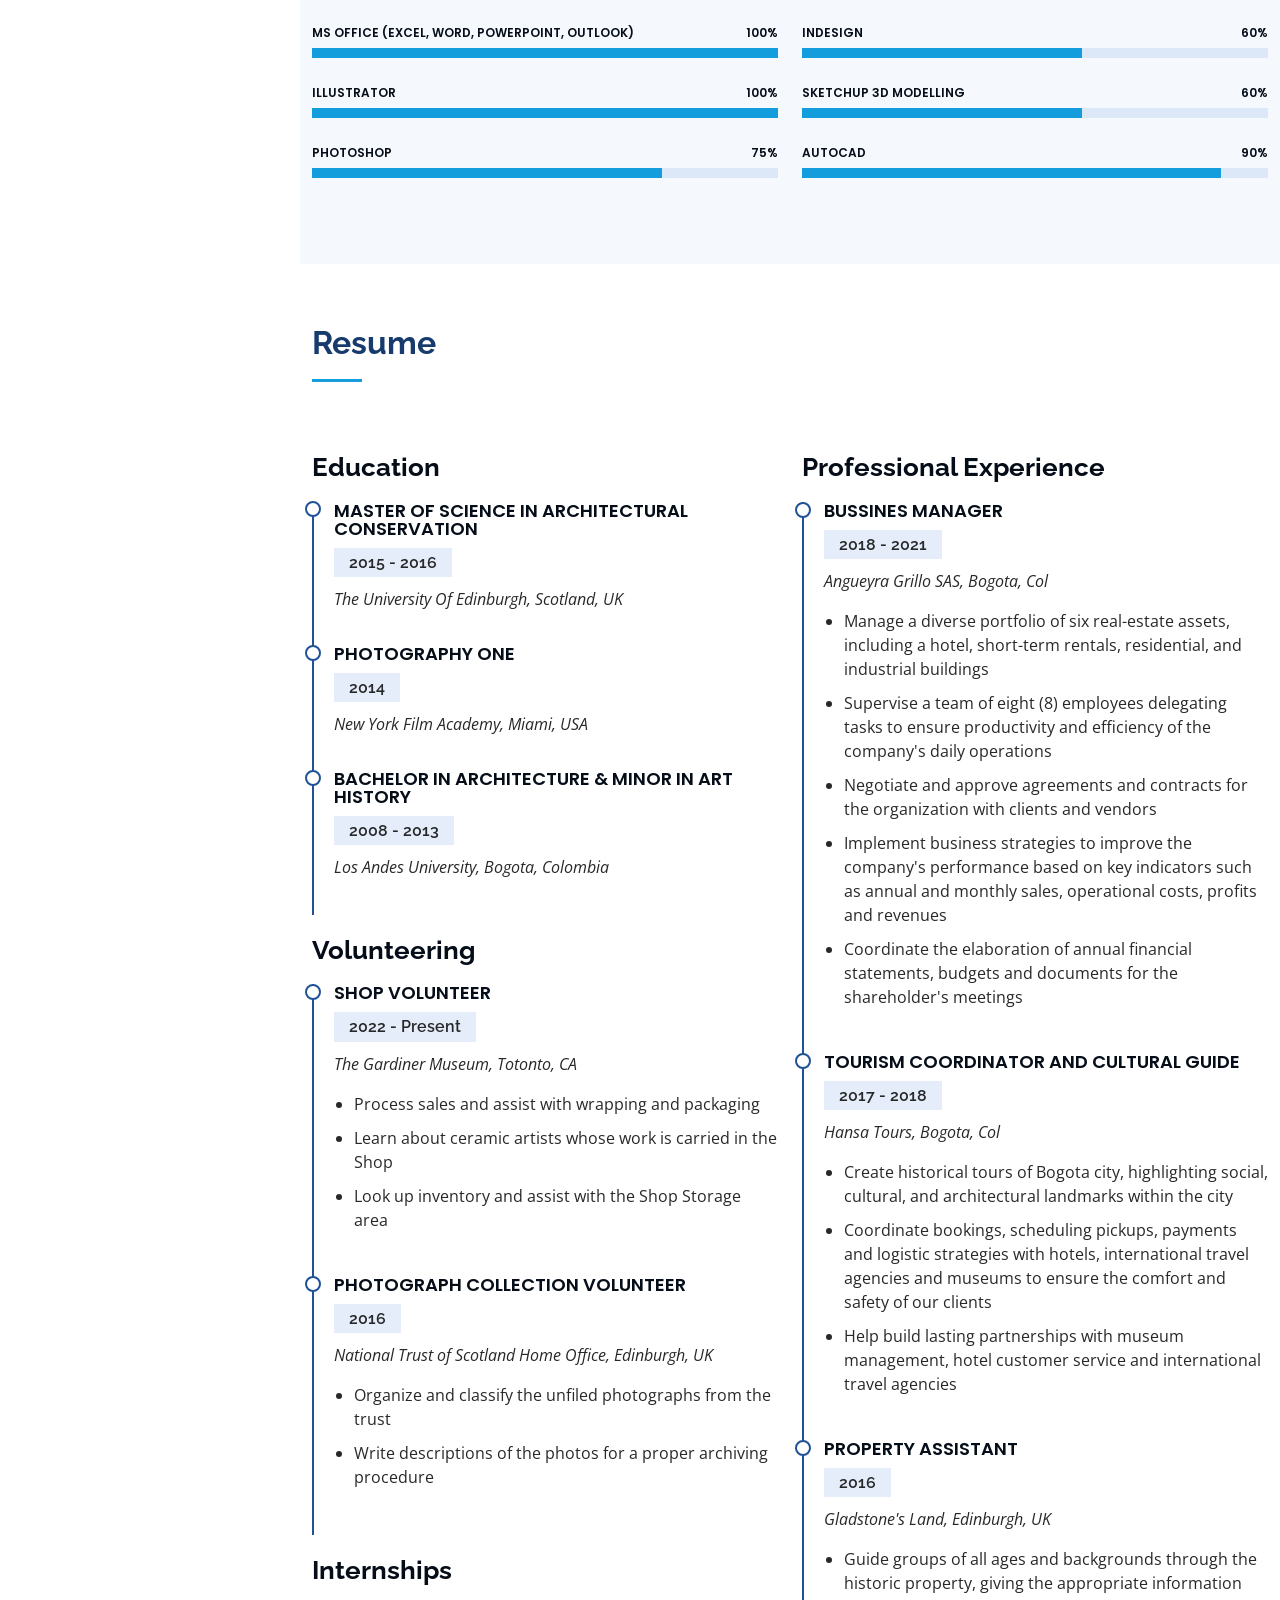
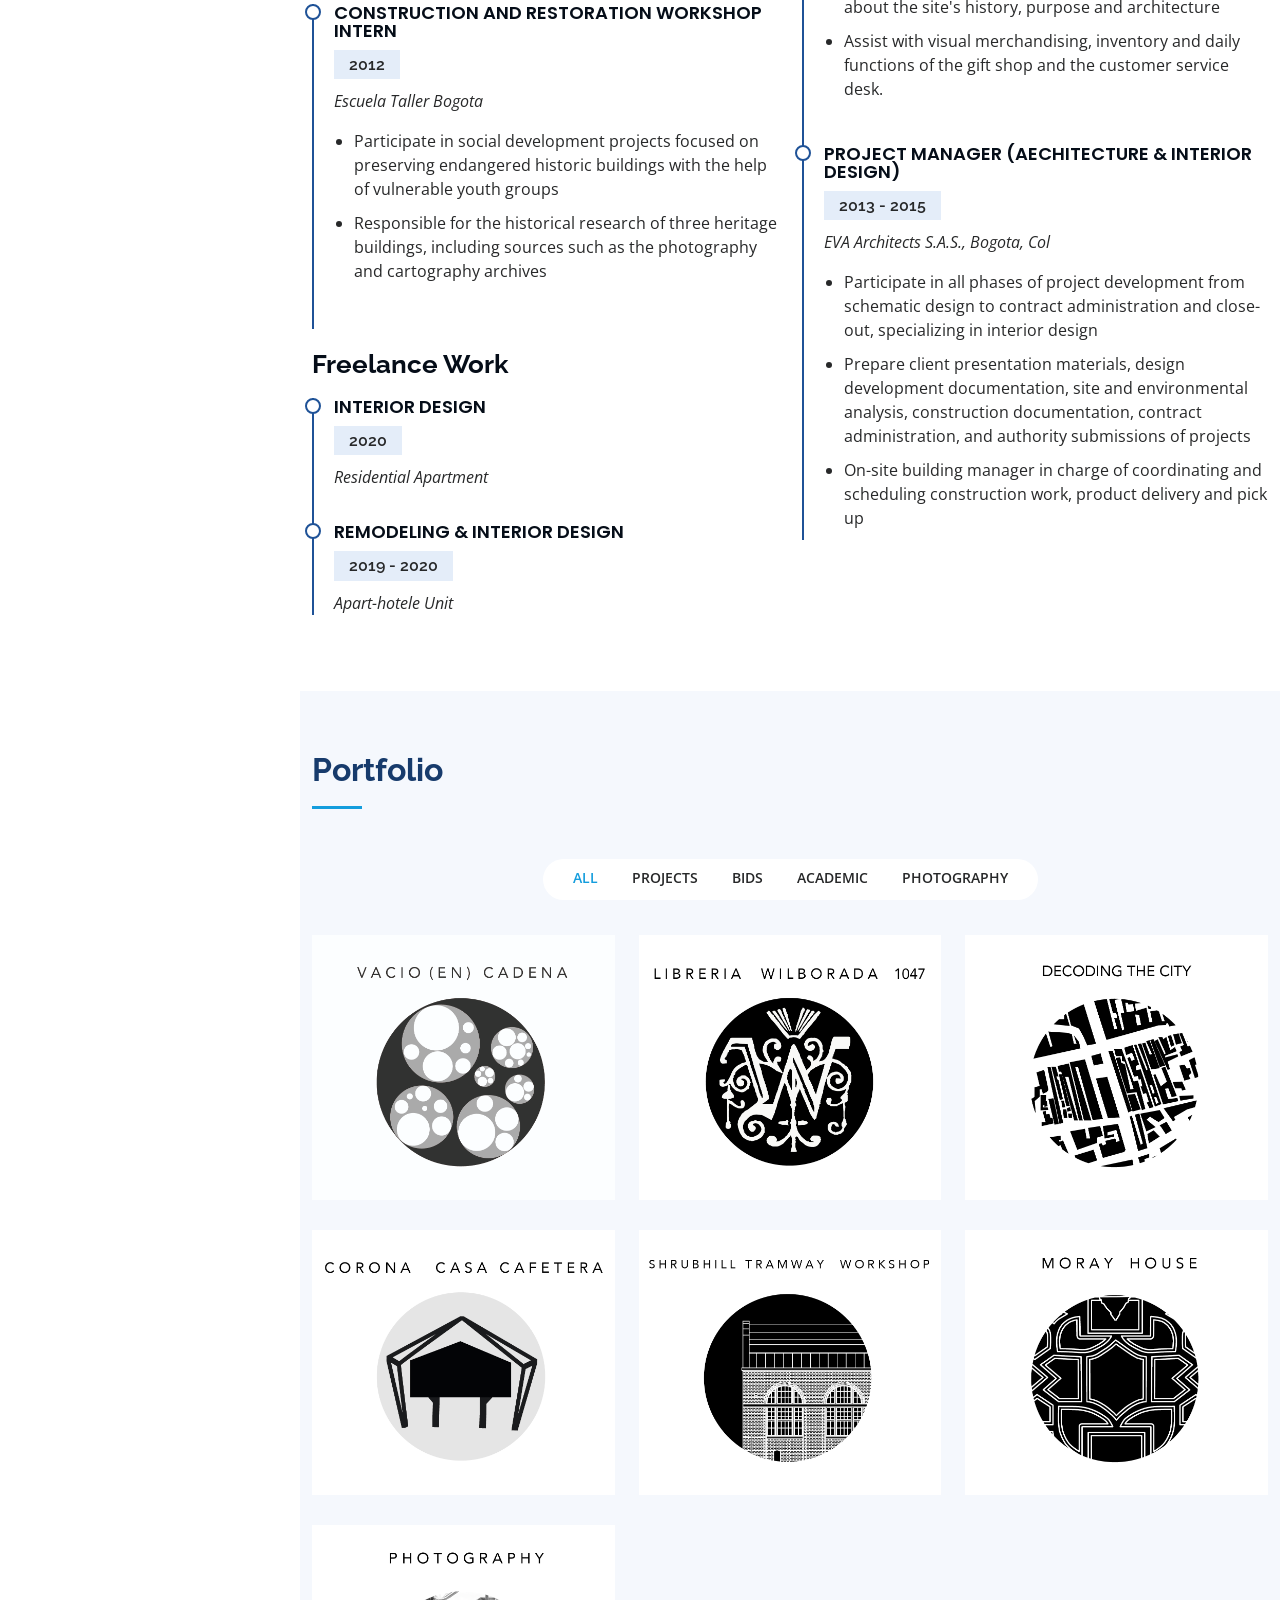
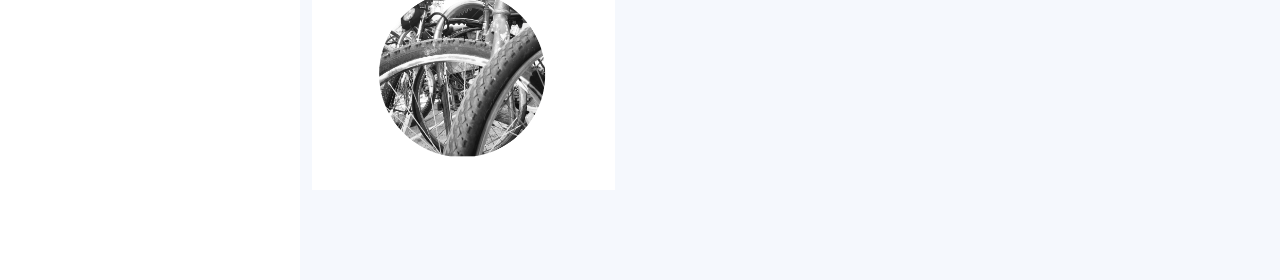
<file: ale_portfolio/index.html>
<!DOCTYPE html>
<html lang="en">

<head>
  <meta charset="utf-8">
  <meta content="width=device-width, initial-scale=1.0" name="viewport">

  <title>Alejandra Diaz | Portfolio</title>
  <meta content="Architect, Designer, Photographer, Photography, Ceramics, Potery" name="keywords">
  <meta name="description" content="I'm an architect, I'm creative, I'm a problem solver, I like photography, I love ceramics!" />

  <meta property="og:title" content="Alejandra Diaz | Portfolio" />


  <!-- Favicons -->
  <link href="https://alejandradiaza.com/assets/img/favicon.png" rel="icon">
  <link href="https://alejandradiaza.com/assets/img/apple-touch-icon.png" rel="apple-touch-icon">

  <!-- Google Fonts -->
  <link href="https://fonts.googleapis.com/css?family=Open+Sans:300,300i,400,400i,600,600i,700,700i|Raleway:300,300i,400,400i,500,500i,600,600i,700,700i|Poppins:300,300i,400,400i,500,500i,600,600i,700,700i" rel="stylesheet">

  <!-- Vendor CSS Files -->
  <link href="assets/vendor/aos/aos.css" rel="stylesheet">
  <link href="assets/vendor/bootstrap/css/bootstrap.min.css" rel="stylesheet">
  <link href="assets/vendor/bootstrap-icons/bootstrap-icons.css" rel="stylesheet">
  <link href="assets/vendor/boxicons/css/boxicons.min.css" rel="stylesheet">
  <link href="assets/vendor/glightbox/css/glightbox.min.css" rel="stylesheet">
  <link href="assets/vendor/swiper/swiper-bundle.min.css" rel="stylesheet">

  <!-- Template Main CSS File -->
  <link href="assets/css/style.css" rel="stylesheet">

  <!-- =======================================================
  * Template Name: iPortfolio - v3.8.1
  * Template URL: https://bootstrapmade.com/iportfolio-bootstrap-portfolio-websites-template/
  * Author: BootstrapMade.com
  * License: https://bootstrapmade.com/license/
  ======================================================== -->
</head>

<body>

  <!-- ======= Mobile nav toggle button ======= -->
  <i class="bi bi-list mobile-nav-toggle d-xl-none"></i>

  <!-- ======= Header ======= -->
  <header id="header">
    <div class="d-flex flex-column">

      <div class="profile">
        <img src="assets/img/profile-img.jpg" alt="" class="img-fluid rounded-circle">
        <h1 class="text-light"><a href="index.html">Alejandra Diaz</a></h1>
        <div class="social-links mt-3 text-center">
          <a href="https://www.linkedin.com/in/alejandra-diaz-angueyra" class="linkedin" target="_blank"><i class="bx bxl-linkedin"></i></a>
        </div>
      </div>

      <nav id="navbar" class="nav-menu navbar">
        <ul>
          <li><a href="#hero" class="nav-link scrollto active"><i class="bx bx-home"></i> <span>Home</span></a></li>
          <li><a href="#about" class="nav-link scrollto"><i class="bx bx-user"></i> <span>About</span></a></li>
          <li><a href="#resume" class="nav-link scrollto"><i class="bx bx-file-blank"></i> <span>Resume</span></a></li>
          <li><a href="#portfolio" class="nav-link scrollto"><i class="bx bx-book-content"></i> <span>Portfolio</span></a></li>
          <!-- <li><a href="#services" class="nav-link scrollto"><i class="bx bx-server"></i> <span>Services</span></a></li>
          <li><a href="#contact" class="nav-link scrollto"><i class="bx bx-envelope"></i> <span>Contact</span></a></li> -->
        </ul>
      </nav><!-- .nav-menu -->
    </div>
  </header><!-- End Header -->

  <!-- ======= Hero Section ======= -->
  <section id="hero" class="d-flex flex-column justify-content-center align-items-center">
    <div class="hero-container" data-aos="fade-in">
      <h1>Alejandra Diaz</h1>
      <p><span class="typed" data-typed-items="I'm an Architect, I'm Creative, I'm a Problem Solver, I like Photography, I love Ceramics"></span></p>
    </div>
  </section><!-- End Hero -->

  <main id="main">

    <!-- ======= About Section ======= -->
    <section id="about" class="about">
      <div class="container">

        <div class="section-title">
          <h2>About</h2>
          <!-- <p></p> -->
        </div>

        <div class="row">
          <div class="col-lg-4" data-aos="fade-right">
            <img src="assets/img/profile-img.jpg" class="img-fluid" alt="">
          </div>
          <div class="col-lg-8 pt-4 pt-lg-0 content" data-aos="fade-left">
            <!-- <h3>Architect MSc.</h3> -->
            <p class="fst-italic">
              I am a <b>Colombian Architect</b> with a <b>minor in Art history and an MSc in Architectural conservation</b> with seven years of
              experience in architectural and interior design, tourism, and business management. Through my experience, I
              have developed a knowledge base and understanding of the intersection between art, technology and culture.
              I have the technical and social skills to offer creative solutions to different challenges. <b>I am looking to work on
              projects that foster a sense of community and positively impact society through art.</b>
            </p>
            <div class="row">
              <div class="col-lg-6">
                <ul>
                  <li><i class="bi bi-chevron-right"></i> <strong>City:</strong> <span>Toronto, Canada</span></li>
                </ul>
              </div>
              <div class="col-lg-6">
                <ul>
                  <li><i class="bi bi-chevron-right"></i> <strong>Degree:</strong> <span>MSc. Architectural Conservation - BA. Architecture</span></li>
                </ul>
              </div>
            </div>
            <!-- <p>
              Officiis eligendi itaque labore et dolorum mollitia officiis optio vero. Quisquam sunt adipisci omnis et ut. Nulla accusantium dolor incidunt officia tempore. Et eius omnis.
              Cupiditate ut dicta maxime officiis quidem quia. Sed et consectetur qui quia repellendus itaque neque. Aliquid amet quidem ut quaerat cupiditate. Ab et eum qui repellendus omnis culpa magni laudantium dolores.
            </p> -->
          </div>
        </div>

      </div>
    </section><!-- End About Section -->

    <!-- ======= Skills Section ======= -->
    <section id="skills" class="skills section-bg">
      <div class="container">

        <div class="section-title">
          <h2>Skills</h2>
          <p>I possess a wide range of hard and soft skills</p>
        </div>

        <div class="row skills-content">

          <div class="col-lg-6" data-aos="fade-up">

            <div class="progress">
              <span class="skill">MS Office (Excel, Word, PowerPoint, Outlook) <i class="val">100%</i></span>
              <div class="progress-bar-wrap">
                <div class="progress-bar" role="progressbar" aria-valuenow="100" aria-valuemin="0" aria-valuemax="100"></div>
              </div>
            </div>

            <div class="progress">
              <span class="skill">Illustrator <i class="val">100%</i></span>
              <div class="progress-bar-wrap">
                <div class="progress-bar" role="progressbar" aria-valuenow="100" aria-valuemin="0" aria-valuemax="100"></div>
              </div>
            </div>

            <div class="progress">
              <span class="skill">Photoshop <i class="val">75%</i></span>
              <div class="progress-bar-wrap">
                <div class="progress-bar" role="progressbar" aria-valuenow="75" aria-valuemin="0" aria-valuemax="100"></div>
              </div>
            </div>

          </div>

          <div class="col-lg-6" data-aos="fade-up" data-aos-delay="100">

            <div class="progress">
              <span class="skill">InDesign <i class="val">60%</i></span>
              <div class="progress-bar-wrap">
                <div class="progress-bar" role="progressbar" aria-valuenow="60" aria-valuemin="0" aria-valuemax="100"></div>
              </div>
            </div>

            <div class="progress">
              <span class="skill">SketchUp 3D modelling <i class="val">60%</i></span>
              <div class="progress-bar-wrap">
                <div class="progress-bar" role="progressbar" aria-valuenow="60" aria-valuemin="0" aria-valuemax="100"></div>
              </div>
            </div>

            <div class="progress">
              <span class="skill">AutoCAD <i class="val">90%</i></span>
              <div class="progress-bar-wrap">
                <div class="progress-bar" role="progressbar" aria-valuenow="90" aria-valuemin="0" aria-valuemax="100"></div>
              </div>
            </div>

          </div>

        </div>

      </div>
    </section><!-- End Skills Section -->

    <!-- ======= Resume Section ======= -->
    <section id="resume" class="resume">
      <div class="container">

        <div class="section-title">
          <h2>Resume</h2>
          <!-- <p>Magnam dolores commodi suscipit. Necessitatibus eius consequatur ex aliquid fuga eum quidem. Sit sint consectetur velit. Quisquam quos quisquam cupiditate. Et nemo qui impedit suscipit alias ea. Quia fugiat sit in iste officiis commodi quidem hic quas.</p> -->
        </div>

        <div class="row">
          <div class="col-lg-6" data-aos="fade-up">
            <!-- <h3 class="resume-title">Sumary</h3> -->
            <!-- <div class="resume-item pb-0">
              <h4>Alejandra Diaz</h4>
              <p><em>Innovative and deadline-driven Graphic Designer with 3+ years of experience designing and developing user-centered digital/print marketing material from initial concept to final, polished deliverable.</em></p>
              <ul>
                <li>Portland par 127,Orlando, FL</li>
                <li>(123) 456-7891</li>
                <li>alice.barkley@example.com</li>
              </ul>
            </div> -->

            <h3 class="resume-title">Education</h3>
            <div class="resume-item">
              <h4>Master of Science in Architectural Conservation</h4>
              <h5>2015 - 2016</h5>
              <p><em> The University Of Edinburgh, Scotland, UK</em></p>
              <!-- <p>Qui deserunt veniam. Et sed aliquam labore tempore sed quisquam iusto autem sit. Ea vero voluptatum qui ut dignissimos deleniti nerada porti sand markend</p> -->
            </div>
            <div class="resume-item">
              <h4>Photography One</h4>
              <h5>2014</h5>
              <p><em> New York Film Academy, Miami, USA</em></p>
              <!-- <p>Qui deserunt veniam. Et sed aliquam labore tempore sed quisquam iusto autem sit. Ea vero voluptatum qui ut dignissimos deleniti nerada porti sand markend</p> -->
            </div>
            <div class="resume-item">
              <h4>Bachelor in Architecture &amp; Minor in Art History</h4>
              <h5>2008 - 2013</h5>
              <p><em>Los Andes University, Bogota, Colombia</em></p>
              <!-- <ul>
                <li>Quia nobis sequi est occaecati aut. 
                  <li>Quia nobis sequi est occaecati aut. Repudiandae</li>
                </li>
              </ul> -->
              <p></p>
            </div>
            <h3 class="resume-title">Volunteering</h3>
            <div class="resume-item">
              <h4>Shop Volunteer</h4>
              <h5>2022 - Present</h5>
              <p><em> The Gardiner Museum, Totonto, CA</em></p>
              <ul>
                <li>Process sales and assist with wrapping and packaging</li>
                <li>Learn about ceramic artists whose work is carried in the Shop</li>
                <li>Look up inventory and assist with the Shop Storage area</li>
              </ul>
              <!-- <p>Qui deserunt veniam. Et sed aliquam labore tempore sed quisquam iusto autem sit. Ea vero voluptatum qui ut dignissimos deleniti nerada porti sand markend</p> -->
            </div>
            <div class="resume-item">
              <h4>Photograph Collection Volunteer</h4>
              <h5>2016</h5>
              <p><em> National Trust of Scotland Home Office, Edinburgh, UK</em></p>
              <ul>
                <li>Organize and classify the unfiled photographs from the trust</li>
                <li>Write descriptions of the photos for a proper archiving procedure</li>
              </ul>
              <!-- <p>Qui deserunt veniam. Et sed aliquam labore tempore sed quisquam iusto autem sit. Ea vero voluptatum qui ut dignissimos deleniti nerada porti sand markend</p> -->
            </div>
            <h3 class="resume-title">Internships</h3>
            <div class="resume-item">
              <h4>Construction and Restoration Workshop Intern</h4>
              <h5>2012</h5>
              <p><em>Escuela Taller Bogota</em></p>
              <ul>
                <li>Participate in social development projects focused on preserving endangered historic buildings with the help
                of vulnerable youth groups</li>
                <li>Responsible for the historical research of three heritage buildings, including sources such as the photography
                and cartography archives</li>
              </ul>
            </div>
            <h3 class="resume-title">Freelance Work</h3>
            <div class="resume-item">
              <h4>Interior Design</h4>
              <h5>2020</h5>
              <p><em> Residential Apartment</em></p>
              <!-- <ul>
                <li>Lead in the design, development, and implementation of the graphic, layout, and production communication materials</li>
              </ul> -->
            </div>
            <div class="resume-item">
              <h4> Remodeling & Interior Design</h4>
              <h5>2019 - 2020</h5>
              <p><em> Apart-hotele Unit</em></p>
              <!-- <ul>
                <li>Lead in the design, development, and implementation of the graphic, layout, and production communication materials</li>
              </ul> -->
            </div>
          </div>
          <div class="col-lg-6" data-aos="fade-up" data-aos-delay="100">
            <h3 class="resume-title">Professional Experience</h3>
            <div class="resume-item">
              <h4>Bussines Manager</h4>
              <h5>2018 - 2021</h5>
              <p><em>Angueyra Grillo SAS, Bogota, Col </em></p>
              <ul>
                <li>Manage a diverse portfolio of six real-estate assets, including a hotel, short-term rentals, residential, and
                industrial buildings</li>
                <li>Supervise a team of eight (8) employees delegating tasks to ensure productivity and efficiency of the
                company's daily operations</li>
                <li>Negotiate and approve agreements and contracts for the organization with clients and vendors</li>
                <li>Implement business strategies to improve the company's performance based on key indicators such as annual
                and monthly sales, operational costs, profits and revenues</li>
                <li>Coordinate the elaboration of annual financial statements, budgets and documents for the shareholder's
                meetings</li>
              </ul>
            </div>
            <div class="resume-item">
              <h4>Tourism coordinator and cultural guide</h4>
              <h5>2017 - 2018</h5>
              <p><em>Hansa Tours, Bogota, Col</em></p>
              <ul>
                <li>Create historical tours of Bogota city, highlighting social, cultural, and architectural landmarks within the city</li>
                <li>Coordinate bookings, scheduling pickups, payments and logistic strategies with hotels, international travel
                agencies and museums to ensure the comfort and safety of our clients</li>
                <li>Help build lasting partnerships with museum management, hotel customer service and international travel
                agencies</li>
              </ul>
            </div>
            <div class="resume-item">
              <h4>Property Assistant</h4>
              <h5>2016</h5>
              <p><em> Gladstone's Land, Edinburgh, UK</em></p>
              <ul>
                <li>Guide groups of all ages and backgrounds through the historic property, giving the appropriate information
                  about the site's history, purpose and architecture</li>
                <li>Assist with visual merchandising, inventory and daily functions of the gift shop and the customer service desk.</li>
              </ul>
            </div>
            <div class="resume-item">
              <h4>Project Manager (Aechitecture & Interior Design)</h4>
              <h5>2013 - 2015</h5>
              <p><em>EVA Architects S.A.S., Bogota, Col</em></p>
              <ul>
                <li>Participate in all phases of project development from schematic design to contract administration and
                close-out, specializing in interior design</li>
                <li>Prepare client presentation materials, design development documentation, site and environmental analysis,
                construction documentation, contract administration, and authority submissions of projects</li>
                <li>On-site building manager in charge of coordinating and scheduling construction work, product delivery and
                pick up</li>
              </ul>
            </div>            
          </div>
        </div>

      </div>
    </section><!-- End Resume Section -->

    <!-- ======= Portfolio Section ======= -->
    <section id="portfolio" class="portfolio section-bg">
      <div class="container">

        <div class="section-title">
          <h2>Portfolio</h2>
          <!-- <p>Magnam dolores commodi suscipit. Necessitatibus eius consequatur ex aliquid fuga eum quidem. Sit sint consectetur velit. Quisquam quos quisquam cupiditate. Et nemo qui impedit suscipit alias ea. Quia fugiat sit in iste officiis commodi quidem hic quas.</p> -->
        </div>

        <div class="row" data-aos="fade-up">
          <div class="col-lg-12 d-flex justify-content-center">
            <ul id="portfolio-flters">
              <li data-filter="*" class="filter-active">All</li>
              <li data-filter=".filter-projects">Projects</li>
              <li data-filter=".filter-card">Bids</li>
              <li data-filter=".filter-web">Academic</li>
              <li data-filter=".filter-photo">Photography</li>
            </ul>
          </div>
        </div>

        <div class="row portfolio-container" data-aos="fade-up" data-aos-delay="100">

          <div class="col-lg-4 col-md-6 portfolio-item filter-web">
            <div class="portfolio-wrap">
              <a href="portfolio-details/vacio-encadena-details.html" title="vacio-encadena"><img src="assets/img/portfolio/portfolio-1.jpg" class="img-fluid" alt=""></a>
              <div class="portfolio-links">
                <!-- <a href="assets/img/portfolio/portfolio-1.jpg" data-gallery="portfolioGallery" class="portfolio-lightbox" title="App 1"><i class="bx bx-plus"></i></a> -->
                <a href="portfolio-details/vacio-encadena-details.html" title="vacio-encadena"><i class="bx bx-link"></i> More Details</a>
              </div>
            </div>
          </div>

          <div class="col-lg-4 col-md-6 portfolio-item filter-projects">
            <div class="portfolio-wrap">
              <a href="portfolio-details/wilborada-details.html" title="wilborada"><img src="assets/img/portfolio/portfolio-2.jpg" class="img-fluid" alt=""></a>
              <div class="portfolio-links">
                <!-- <a href="assets/img/portfolio/portfolio-2.jpg" data-gallery="portfolioGallery" class="portfolio-lightbox" title="Web 3"><i class="bx bx-plus"></i></a> -->
                <a href="portfolio-details/wilborada-details.html" title="wilborada"><i class="bx bx-link"></i> More Details</a>
              </div>
            </div>
          </div>

          <div class="col-lg-4 col-md-6 portfolio-item filter-web">
            <div class="portfolio-wrap">
              <a href="portfolio-details/decoding-the-city-details.html" title="decoding-the-city"></a><img src="assets/img/portfolio/portfolio-3.jpg" class="img-fluid" alt=""></a>
              <div class="portfolio-links">
                <!-- <a href="assets/img/portfolio/portfolio-3.jpg" data-gallery="portfolioGallery" class="portfolio-lightbox" title="App 2"><i class="bx bx-plus"></i></a> -->
                <a href="portfolio-details/decoding-the-city-details.html" title="decoding-the-city"><i class="bx bx-link"></i> More Details</a>
              </div>
            </div>
          </div>

          <div class="col-lg-4 col-md-6 portfolio-item filter-card">
            <div class="portfolio-wrap">
              <a href="portfolio-details/casa-cafetera-details.html" title="casa-cafetera"><img src="assets/img/portfolio/portfolio-4.jpg" class="img-fluid" alt=""></a>
              <div class="portfolio-links">
                <!-- <a href="assets/img/portfolio/portfolio-4.jpg" data-gallery="portfolioGallery" class="portfolio-lightbox" title="Card 2"><i class="bx bx-plus"></i></a> -->
                <a href="portfolio-details/casa-cafetera-details.html" title="casa-cafetera"><i class="bx bx-link"></i> More Details</a>
              </div>
            </div>
          </div>

          <div class="col-lg-4 col-md-6 portfolio-item filter-web">
            <div class="portfolio-wrap">
              <a href="portfolio-details/tramway-details.html" title="tramway"><img src="assets/img/portfolio/portfolio-5.jpg" class="img-fluid" alt=""></a>
              <div class="portfolio-links">
                <!-- <a href="assets/img/portfolio/portfolio-5.jpg" data-gallery="portfolioGallery" class="portfolio-lightbox" title="Web 2"><i class="bx bx-plus"></i></a> -->
                <a href="portfolio-details/tramway-details.html" title="tramway"><i class="bx bx-link"></i> More Details</a>
              </div>
            </div>
          </div>

          <div class="col-lg-4 col-md-6 portfolio-item filter-web">
            <div class="portfolio-wrap">
              <a href="portfolio-details/moray-house-details.html" title="moray-house"><img src="assets/img/portfolio/portfolio-6.jpg" class="img-fluid" alt=""></a>
              <div class="portfolio-links">
                <!-- <a href="assets/img/portfolio/portfolio-6.jpg" data-gallery="portfolioGallery" class="portfolio-lightbox" title="App 3"><i class="bx bx-plus"></i></a> -->
                <a href="portfolio-details/moray-house-details.html" title="moray-house"><i class="bx bx-link"></i> More Details</a>
              </div>
            </div>
          </div>

          <div class="col-lg-4 col-md-6 portfolio-item filter-photo">
            <div class="portfolio-wrap">
              <a href="portfolio-details/photography-details.html" title="photography"><img src="assets/img/portfolio/portfolio-7.jpg" class="img-fluid" alt=""></a>
              <div class="portfolio-links">
                <!-- <a href="assets/img/portfolio/portfolio-7.jpg" data-gallery="portfolioGallery" class="portfolio-lightbox" title="Card 1"><i class="bx bx-plus"></i></a> -->
                <a href="portfolio-details/photography-details.html" title="photography"><i class="bx bx-link"></i> More Details</a>
              </div>
            </div>
          </div>
        </div>

      </div>
    </section><!-- End Portfolio Section -->
  </main><!-- End #main -->

  <!-- ======= Footer ======= -->
  <footer id="footer">
    <div class="container">
      <div class="copyright">
        &copy; Copyright <strong><span>iPortfolio</span></strong>
      </div>
      <div class="credits">
        <!-- All the links in the footer should remain intact. -->
        <!-- You can delete the links only if you purchased the pro version. -->
        <!-- Licensing information: https://bootstrapmade.com/license/ -->
        <!-- Purchase the pro version with working PHP/AJAX contact form: https://bootstrapmade.com/iportfolio-bootstrap-portfolio-websites-template/ -->
        Designed by <a href="https://bootstrapmade.com/">BootstrapMade</a>
      </div>
    </div>
  </footer><!-- End  Footer -->

  <a href="#" class="back-to-top d-flex align-items-center justify-content-center"><i class="bi bi-arrow-up-short"></i></a>

  <!-- Vendor JS Files -->
  <script src="assets/vendor/purecounter/purecounter_vanilla.js"></script>
  <script src="assets/vendor/aos/aos.js"></script>
  <script src="assets/vendor/bootstrap/js/bootstrap.bundle.min.js"></script>
  <script src="assets/vendor/glightbox/js/glightbox.min.js"></script>
  <script src="assets/vendor/isotope-layout/isotope.pkgd.min.js"></script>
  <script src="assets/vendor/swiper/swiper-bundle.min.js"></script>
  <script src="assets/vendor/typed.js/typed.min.js"></script>
  <script src="assets/vendor/waypoints/noframework.waypoints.js"></script>
  <script src="assets/vendor/php-email-form/validate.js"></script>

  <!-- Template Main JS File -->
  <script src="assets/js/main.js"></script>

</body>

</html>
</file>
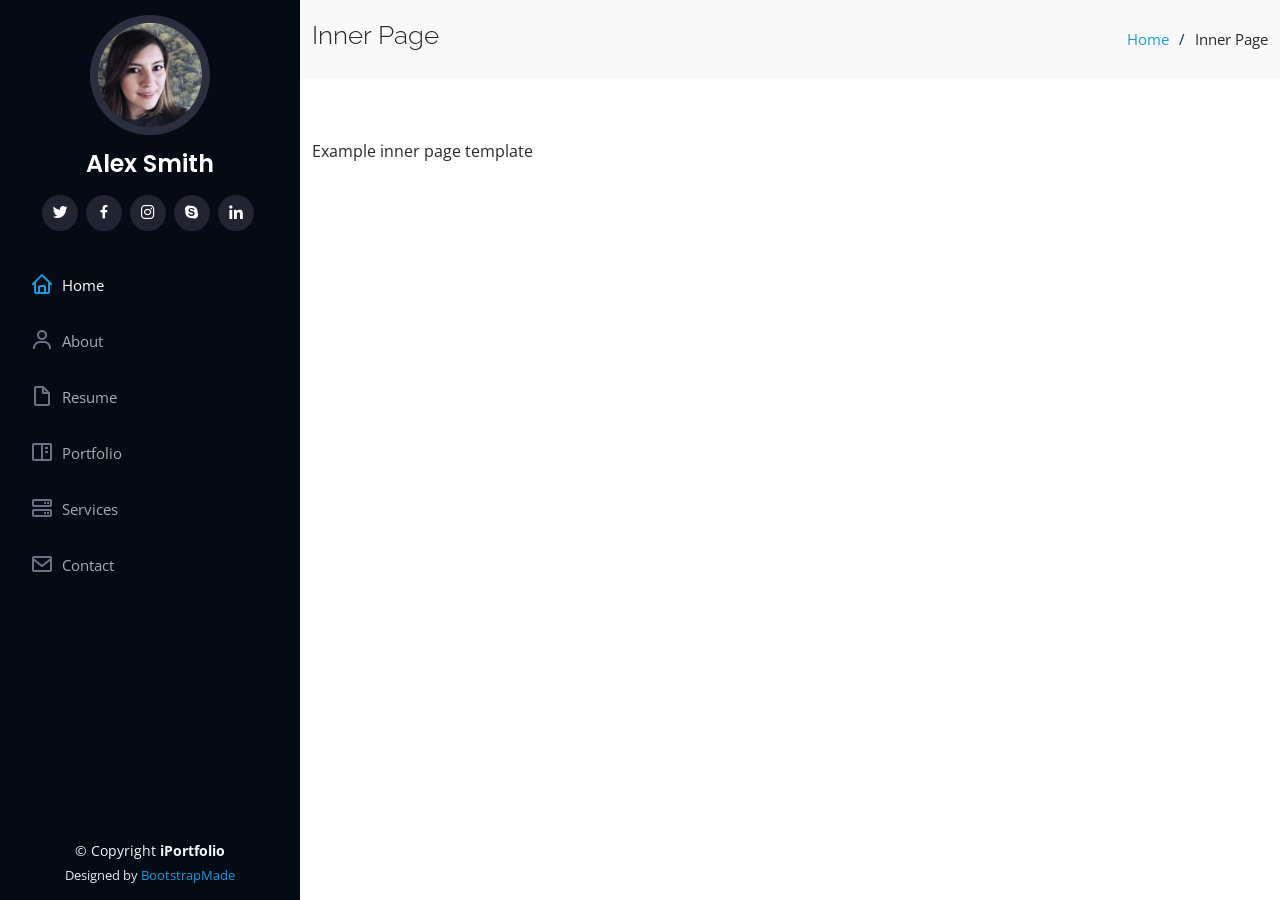
<file: inner-page.html>
<!DOCTYPE html>
<html lang="en">

<head>
  <meta charset="utf-8">
  <meta content="width=device-width, initial-scale=1.0" name="viewport">

  <title>Inner Page - iPortfolio Bootstrap Template</title>
  <meta content="" name="description">
  <meta content="" name="keywords">

  <!-- Favicons -->
  <link href="assets/img/favicon.png" rel="icon">
  <link href="assets/img/apple-touch-icon.png" rel="apple-touch-icon">

  <!-- Google Fonts -->
  <link href="https://fonts.googleapis.com/css?family=Open+Sans:300,300i,400,400i,600,600i,700,700i|Raleway:300,300i,400,400i,500,500i,600,600i,700,700i|Poppins:300,300i,400,400i,500,500i,600,600i,700,700i" rel="stylesheet">

  <!-- Vendor CSS Files -->
  <link href="assets/vendor/aos/aos.css" rel="stylesheet">
  <link href="assets/vendor/bootstrap/css/bootstrap.min.css" rel="stylesheet">
  <link href="assets/vendor/bootstrap-icons/bootstrap-icons.css" rel="stylesheet">
  <link href="assets/vendor/boxicons/css/boxicons.min.css" rel="stylesheet">
  <link href="assets/vendor/glightbox/css/glightbox.min.css" rel="stylesheet">
  <link href="assets/vendor/swiper/swiper-bundle.min.css" rel="stylesheet">

  <!-- Template Main CSS File -->
  <link href="assets/css/style.css" rel="stylesheet">

  <!-- =======================================================
  * Template Name: iPortfolio - v3.8.1
  * Template URL: https://bootstrapmade.com/iportfolio-bootstrap-portfolio-websites-template/
  * Author: BootstrapMade.com
  * License: https://bootstrapmade.com/license/
  ======================================================== -->
</head>

<body>

  <!-- ======= Mobile nav toggle button ======= -->
  <i class="bi bi-list mobile-nav-toggle d-xl-none"></i>

  <!-- ======= Header ======= -->
  <header id="header">
    <div class="d-flex flex-column">

      <div class="profile">
        <img src="assets/img/profile-img.jpg" alt="" class="img-fluid rounded-circle">
        <h1 class="text-light"><a href="index.html">Alex Smith</a></h1>
        <div class="social-links mt-3 text-center">
          <a href="#" class="twitter"><i class="bx bxl-twitter"></i></a>
          <a href="#" class="facebook"><i class="bx bxl-facebook"></i></a>
          <a href="#" class="instagram"><i class="bx bxl-instagram"></i></a>
          <a href="#" class="google-plus"><i class="bx bxl-skype"></i></a>
          <a href="#" class="linkedin"><i class="bx bxl-linkedin"></i></a>
        </div>
      </div>

      <nav id="navbar" class="nav-menu navbar">
        <ul>
          <li><a href="#hero" class="nav-link scrollto active"><i class="bx bx-home"></i> <span>Home</span></a></li>
          <li><a href="#about" class="nav-link scrollto"><i class="bx bx-user"></i> <span>About</span></a></li>
          <li><a href="#resume" class="nav-link scrollto"><i class="bx bx-file-blank"></i> <span>Resume</span></a></li>
          <li><a href="#portfolio" class="nav-link scrollto"><i class="bx bx-book-content"></i> <span>Portfolio</span></a></li>
          <li><a href="#services" class="nav-link scrollto"><i class="bx bx-server"></i> <span>Services</span></a></li>
          <li><a href="#contact" class="nav-link scrollto"><i class="bx bx-envelope"></i> <span>Contact</span></a></li>
        </ul>
      </nav><!-- .nav-menu -->
    </div>
  </header><!-- End Header -->

  <main id="main">

    <!-- ======= Breadcrumbs ======= -->
    <section class="breadcrumbs">
      <div class="container">

        <div class="d-flex justify-content-between align-items-center">
          <h2>Inner Page</h2>
          <ol>
            <li><a href="index.html">Home</a></li>
            <li>Inner Page</li>
          </ol>
        </div>

      </div>
    </section><!-- End Breadcrumbs -->

    <section class="inner-page">
      <div class="container">
        <p>
          Example inner page template
        </p>
      </div>
    </section>

  </main><!-- End #main -->

  <!-- ======= Footer ======= -->
  <footer id="footer">
    <div class="container">
      <div class="copyright">
        &copy; Copyright <strong><span>iPortfolio</span></strong>
      </div>
      <div class="credits">
        <!-- All the links in the footer should remain intact. -->
        <!-- You can delete the links only if you purchased the pro version. -->
        <!-- Licensing information: https://bootstrapmade.com/license/ -->
        <!-- Purchase the pro version with working PHP/AJAX contact form: https://bootstrapmade.com/iportfolio-bootstrap-portfolio-websites-template/ -->
        Designed by <a href="https://bootstrapmade.com/">BootstrapMade</a>
      </div>
    </div>
  </footer><!-- End  Footer -->

  <a href="#" class="back-to-top d-flex align-items-center justify-content-center"><i class="bi bi-arrow-up-short"></i></a>

  <!-- Vendor JS Files -->
  <script src="assets/vendor/purecounter/purecounter_vanilla.js"></script>
  <script src="assets/vendor/aos/aos.js"></script>
  <script src="assets/vendor/bootstrap/js/bootstrap.bundle.min.js"></script>
  <script src="assets/vendor/glightbox/js/glightbox.min.js"></script>
  <script src="assets/vendor/isotope-layout/isotope.pkgd.min.js"></script>
  <script src="assets/vendor/swiper/swiper-bundle.min.js"></script>
  <script src="assets/vendor/typed.js/typed.min.js"></script>
  <script src="assets/vendor/waypoints/noframework.waypoints.js"></script>
  <script src="assets/vendor/php-email-form/validate.js"></script>

  <!-- Template Main JS File -->
  <script src="assets/js/main.js"></script>

</body>

</html>
</file>
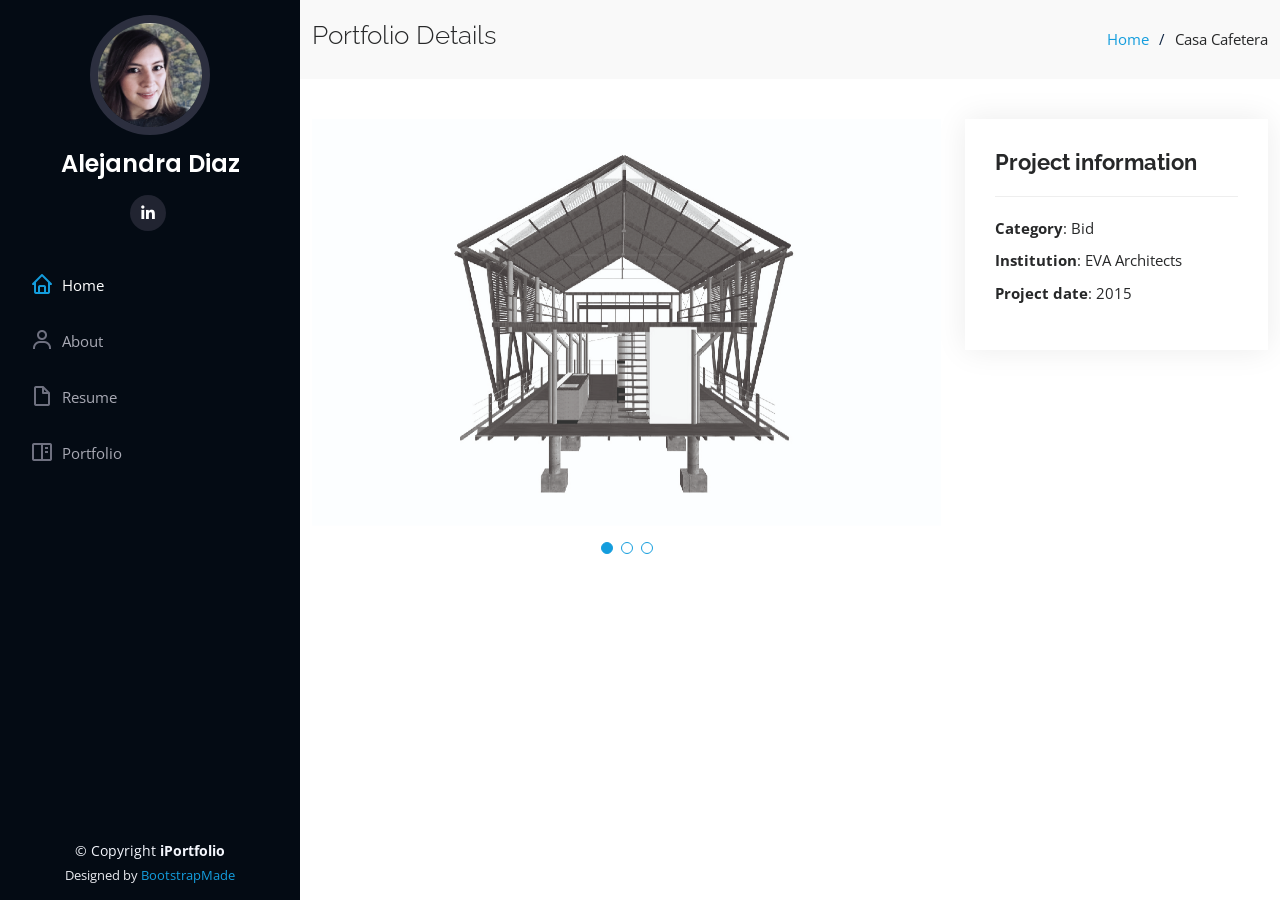
<file: portfolio-details/casa-cafetera-details.html>
<!DOCTYPE html>
<html lang="en">

<head>
  <meta charset="utf-8">
  <meta content="width=device-width, initial-scale=1.0" name="viewport">

  <title>Alejandra Diaz | Casa Cafetera</title>
  <meta content="" name="description">
  <meta content="" name="keywords">

  <!-- Favicons -->
  <link href="../assets/img/favicon.png" rel="icon">
  <link href="../assets/img/apple-touch-icon.png" rel="apple-touch-icon">

  <!-- Google Fonts -->
  <link href="https://fonts.googleapis.com/css?family=Open+Sans:300,300i,400,400i,600,600i,700,700i|Raleway:300,300i,400,400i,500,500i,600,600i,700,700i|Poppins:300,300i,400,400i,500,500i,600,600i,700,700i" rel="stylesheet">

  <!-- Vendor CSS Files -->
  <link href="../assets/vendor/aos/aos.css" rel="stylesheet">
  <link href="../assets/vendor/bootstrap/css/bootstrap.min.css" rel="stylesheet">
  <link href="../assets/vendor/bootstrap-icons/bootstrap-icons.css" rel="stylesheet">
  <link href="../assets/vendor/boxicons/css/boxicons.min.css" rel="stylesheet">
  <link href="../assets/vendor/glightbox/css/glightbox.min.css" rel="stylesheet">
  <link href="../assets/vendor/swiper/swiper-bundle.min.css" rel="stylesheet">

  <!-- Template Main CSS File -->
  <link href="../assets/css/style.css" rel="stylesheet">

  <!-- =======================================================
  * Template Name: iPortfolio - v3.8.1
  * Template URL: https://bootstrapmade.com/iportfolio-bootstrap-portfolio-websites-template/
  * Author: BootstrapMade.com
  * License: https://bootstrapmade.com/license/
  ======================================================== -->
</head>

<body>

  <!-- ======= Mobile nav toggle button ======= -->
  <i class="bi bi-list mobile-nav-toggle d-xl-none"></i>

  <!-- ======= Header ======= -->
  <header id="header">
    <div class="d-flex flex-column">

      <div class="profile">
        <img src="../assets/img/profile-img.jpg" alt="" class="img-fluid rounded-circle">
        <h1 class="text-light"><a href="../index.html">Alejandra Diaz</a></h1>
        <div class="social-links mt-3 text-center">
          <!-- <a href="#" class="twitter"><i class="bx bxl-twitter"></i></a> -->
          <!-- <a href="#" class="facebook"><i class="bx bxl-facebook"></i></a> -->
          <!-- <a href="#" class="instagram"><i class="bx bxl-instagram"></i></a> -->
          <!-- <a href="#" class="google-plus"><i class="bx bxl-skype"></i></a> -->
          <a href="#" class="linkedin"><i class="bx bxl-linkedin"></i></a>
        </div>
      </div>

      <nav id="navbar" class="nav-menu navbar">
        <ul>
          <li><a href="../index.html#" class="nav-link scrollto active"><i class="bx bx-home"></i> <span>Home</span></a></li>
          <li><a href="../index.html#about" class="nav-link scrollto"><i class="bx bx-user"></i> <span>About</span></a></li>
          <li><a href="../index.html#resume" class="nav-link scrollto"><i class="bx bx-file-blank"></i> <span>Resume</span></a></li>
          <li><a href="../index.html#portfolio" class="nav-link scrollto"><i class="bx bx-book-content"></i> <span>Portfolio</span></a></li>
          <!-- <li><a href="#services" class="nav-link scrollto"><i class="bx bx-server"></i> <span>Services</span></a></li>
          <li><a href="#contact" class="nav-link scrollto"><i class="bx bx-envelope"></i> <span>Contact</span></a></li> -->
        </ul>
      </nav><!-- .nav-menu -->
    </div>
  </header><!-- End Header -->

  <main id="main">

    <!-- ======= Breadcrumbs ======= -->
    <section id="breadcrumbs" class="breadcrumbs">
      <div class="container">

        <div class="d-flex justify-content-between align-items-center">
          <h2>Portfolio Details</h2>
          <ol>
            <li><a href="../index.html">Home</a></li>
            <li>Casa Cafetera</li>
          </ol>
        </div>

      </div>
    </section><!-- End Breadcrumbs -->

    <!-- ======= Portfolio Details Section ======= -->
    <section id="portfolio-details" class="portfolio-details">
      <div class="container">

        <div class="row gy-4">

          <div class="col-lg-8">
            <div class="portfolio-details-slider swiper">
              <div class="swiper-wrapper align-items-center">

                <div class="swiper-slide">
                  <img src="../assets/img/portfolio/casa-cafetera/CE1.jpg" alt="">
                </div>

                <div class="swiper-slide">
                  <img src="../assets/img/portfolio/casa-cafetera/CE2.jpg" alt="">
                </div>

                <div class="swiper-slide">
                  <img src="../assets/img/portfolio/casa-cafetera/CE3.jpg" alt="">
                </div>
              </div>
              <div class="swiper-pagination"></div>
            </div>
          </div>

          <div class="col-lg-4">
            <div class="portfolio-info">
              <h3>Project information</h3>
              <ul>
                <li><strong>Category</strong>: Bid</li>
                <li><strong>Institution</strong>: EVA Architects</li>
                <li><strong>Project date</strong>: 2015</li>
                <!-- <li><strong>Project URL</strong>: <a href="#">www.example.com</a></li> -->
              </ul>
            </div>
            <!-- <div class="portfolio-description">
              <h2>This is an example of portfolio detail</h2>
              <p>
                Autem ipsum nam porro corporis rerum. Quis eos dolorem eos itaque inventore commodi labore quia quia. Exercitationem repudiandae officiis neque suscipit non officia eaque itaque enim. Voluptatem officia accusantium nesciunt est omnis tempora consectetur dignissimos. Sequi nulla at esse enim cum deserunt eius.
              </p>
            </div> -->
          </div>

        </div>

      </div>
    </section><!-- End Portfolio Details Section -->

  </main><!-- End #main -->

  <!-- ======= Footer ======= -->
  <footer id="footer">
    <div class="container">
      <div class="copyright">
        &copy; Copyright <strong><span>iPortfolio</span></strong>
      </div>
      <div class="credits">
        <!-- All the links in the footer should remain intact. -->
        <!-- You can delete the links only if you purchased the pro version. -->
        <!-- Licensing information: https://bootstrapmade.com/license/ -->
        <!-- Purchase the pro version with working PHP/AJAX contact form: https://bootstrapmade.com/iportfolio-bootstrap-portfolio-websites-template/ -->
        Designed by <a href="https://bootstrapmade.com/">BootstrapMade</a>
      </div>
    </div>
  </footer><!-- End  Footer -->

  <a href="#" class="back-to-top d-flex align-items-center justify-content-center"><i class="bi bi-arrow-up-short"></i></a>

  <!-- Vendor JS Files -->
  <script src="../assets/vendor/purecounter/purecounter_vanilla.js"></script>
  <script src="../assets/vendor/aos/aos.js"></script>
  <script src="../assets/vendor/bootstrap/js/bootstrap.bundle.min.js"></script>
  <script src="../assets/vendor/glightbox/js/glightbox.min.js"></script>
  <script src="../assets/vendor/isotope-layout/isotope.pkgd.min.js"></script>
  <script src="../assets/vendor/swiper/swiper-bundle.min.js"></script>
  <script src="../assets/vendor/typed.js/typed.min.js"></script>
  <script src="../assets/vendor/waypoints/noframework.waypoints.js"></script>
  <script src="../assets/vendor/php-email-form/validate.js"></script>

  <!-- Template Main JS File -->
  <script src="../assets/js/main.js"></script>

</body>

</html>
</file>
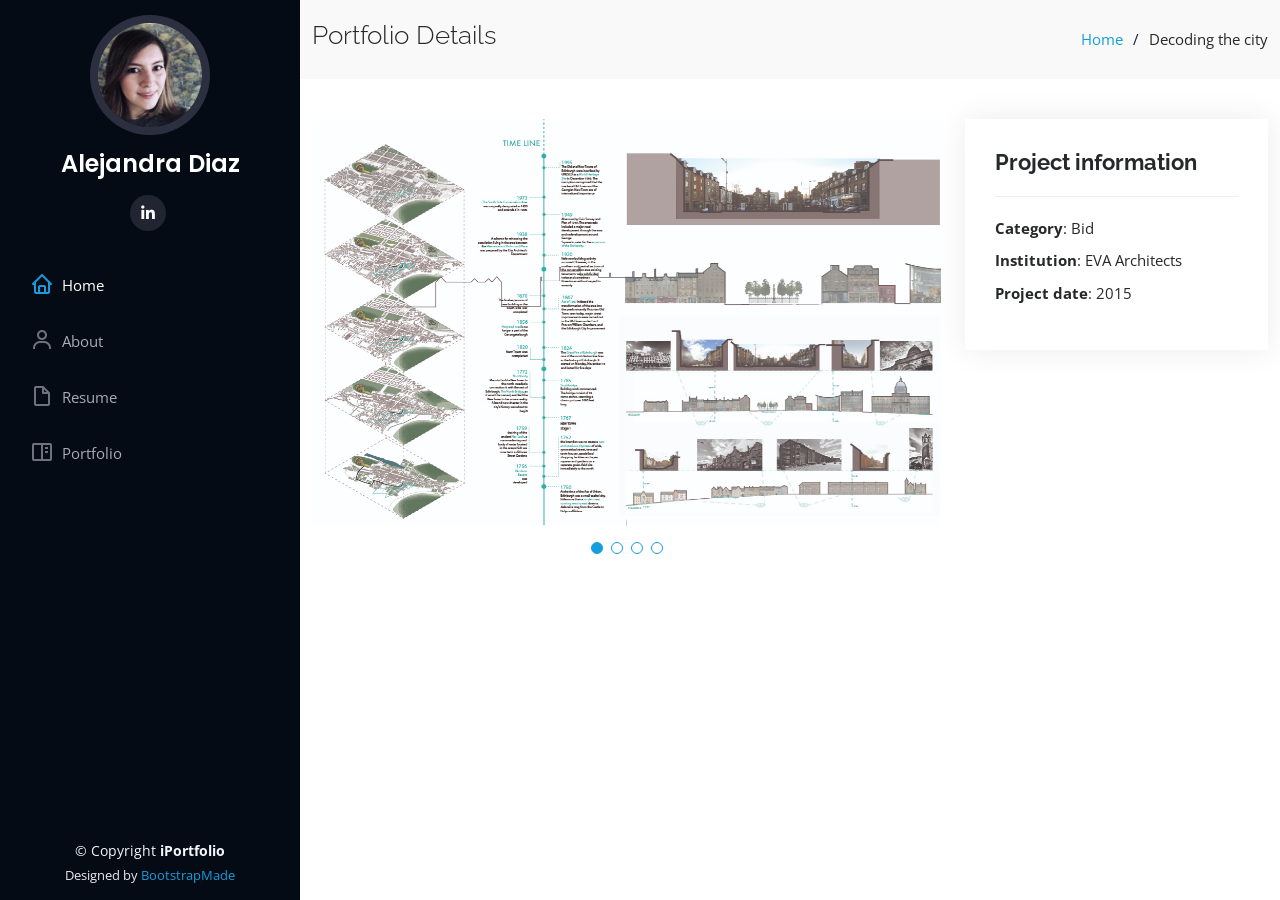
<file: portfolio-details/decoding-the-city-details.html>
<!DOCTYPE html>
<html lang="en">

<head>
  <meta charset="utf-8">
  <meta content="width=device-width, initial-scale=1.0" name="viewport">

  <title>Alejandra Diaz | Decoding the city</title>
  <meta content="" name="description">
  <meta content="" name="keywords">

  <!-- Favicons -->
  <link href="../assets/img/favicon.png" rel="icon">
  <link href="../assets/img/apple-touch-icon.png" rel="apple-touch-icon">

  <!-- Google Fonts -->
  <link href="https://fonts.googleapis.com/css?family=Open+Sans:300,300i,400,400i,600,600i,700,700i|Raleway:300,300i,400,400i,500,500i,600,600i,700,700i|Poppins:300,300i,400,400i,500,500i,600,600i,700,700i" rel="stylesheet">

  <!-- Vendor CSS Files -->
  <link href="../assets/vendor/aos/aos.css" rel="stylesheet">
  <link href="../assets/vendor/bootstrap/css/bootstrap.min.css" rel="stylesheet">
  <link href="../assets/vendor/bootstrap-icons/bootstrap-icons.css" rel="stylesheet">
  <link href="../assets/vendor/boxicons/css/boxicons.min.css" rel="stylesheet">
  <link href="../assets/vendor/glightbox/css/glightbox.min.css" rel="stylesheet">
  <link href="../assets/vendor/swiper/swiper-bundle.min.css" rel="stylesheet">

  <!-- Template Main CSS File -->
  <link href="../assets/css/style.css" rel="stylesheet">

  <!-- =======================================================
  * Template Name: iPortfolio - v3.8.1
  * Template URL: https://bootstrapmade.com/iportfolio-bootstrap-portfolio-websites-template/
  * Author: BootstrapMade.com
  * License: https://bootstrapmade.com/license/
  ======================================================== -->
</head>

<body>

  <!-- ======= Mobile nav toggle button ======= -->
  <i class="bi bi-list mobile-nav-toggle d-xl-none"></i>

  <!-- ======= Header ======= -->
  <header id="header">
    <div class="d-flex flex-column">

      <div class="profile">
        <img src="../assets/img/profile-img.jpg" alt="" class="img-fluid rounded-circle">
        <h1 class="text-light"><a href="../index.html">Alejandra Diaz</a></h1>
        <div class="social-links mt-3 text-center">
          <!-- <a href="#" class="twitter"><i class="bx bxl-twitter"></i></a> -->
          <!-- <a href="#" class="facebook"><i class="bx bxl-facebook"></i></a> -->
          <!-- <a href="#" class="instagram"><i class="bx bxl-instagram"></i></a> -->
          <!-- <a href="#" class="google-plus"><i class="bx bxl-skype"></i></a> -->
          <a href="#" class="linkedin"><i class="bx bxl-linkedin"></i></a>
        </div>
      </div>

      <nav id="navbar" class="nav-menu navbar">
        <ul>
          <li><a href="../index.html#" class="nav-link scrollto active"><i class="bx bx-home"></i> <span>Home</span></a></li>
          <li><a href="../index.html#about" class="nav-link scrollto"><i class="bx bx-user"></i> <span>About</span></a></li>
          <li><a href="../index.html#resume" class="nav-link scrollto"><i class="bx bx-file-blank"></i> <span>Resume</span></a></li>
          <li><a href="../index.html#portfolio" class="nav-link scrollto"><i class="bx bx-book-content"></i> <span>Portfolio</span></a></li>
          <!-- <li><a href="#services" class="nav-link scrollto"><i class="bx bx-server"></i> <span>Services</span></a></li>
          <li><a href="#contact" class="nav-link scrollto"><i class="bx bx-envelope"></i> <span>Contact</span></a></li> -->
        </ul>
      </nav><!-- .nav-menu -->
    </div>
  </header><!-- End Header -->

  <main id="main">

    <!-- ======= Breadcrumbs ======= -->
    <section id="breadcrumbs" class="breadcrumbs">
      <div class="container">

        <div class="d-flex justify-content-between align-items-center">
          <h2>Portfolio Details</h2>
          <ol>
            <li><a href="../index.html">Home</a></li>
            <li>Decoding the city</li>
          </ol>
        </div>

      </div>
    </section><!-- End Breadcrumbs -->

    <!-- ======= Portfolio Details Section ======= -->
    <section id="portfolio-details" class="portfolio-details">
      <div class="container">

        <div class="row gy-4">

          <div class="col-lg-8">
            <div class="portfolio-details-slider swiper">
              <div class="swiper-wrapper align-items-center">

                <div class="swiper-slide">
                  <img src="../assets/img/portfolio/decoding-the-city/CU1.jpg" alt="">
                </div>

                <div class="swiper-slide">
                  <img src="../assets/img/portfolio/decoding-the-city/CU2.jpg" alt="">
                </div>

                <div class="swiper-slide">
                  <img src="../assets/img/portfolio/decoding-the-city/CU3.jpg" alt="">
                </div>
                <div class="swiper-slide">
                  <img src="../assets/img/portfolio/decoding-the-city/CU4.jpg" alt="">
                </div>

              </div>
              <div class="swiper-pagination"></div>
            </div>
          </div>

          <div class="col-lg-4">
            <div class="portfolio-info">
              <h3>Project information</h3>
              <ul>
                <li><strong>Category</strong>: Bid</li>
                <li><strong>Institution</strong>: EVA Architects</li>
                <li><strong>Project date</strong>: 2015</li>
                <!-- <li><strong>Project URL</strong>: <a href="#">www.example.com</a></li> -->
              </ul>
            </div>
            <!-- <div class="portfolio-description">
              <h2>This is an example of portfolio detail</h2>
              <p>
                Autem ipsum nam porro corporis rerum. Quis eos dolorem eos itaque inventore commodi labore quia quia. Exercitationem repudiandae officiis neque suscipit non officia eaque itaque enim. Voluptatem officia accusantium nesciunt est omnis tempora consectetur dignissimos. Sequi nulla at esse enim cum deserunt eius.
              </p>
            </div> -->
          </div>

        </div>

      </div>
    </section><!-- End Portfolio Details Section -->

  </main><!-- End #main -->

  <!-- ======= Footer ======= -->
  <footer id="footer">
    <div class="container">
      <div class="copyright">
        &copy; Copyright <strong><span>iPortfolio</span></strong>
      </div>
      <div class="credits">
        <!-- All the links in the footer should remain intact. -->
        <!-- You can delete the links only if you purchased the pro version. -->
        <!-- Licensing information: https://bootstrapmade.com/license/ -->
        <!-- Purchase the pro version with working PHP/AJAX contact form: https://bootstrapmade.com/iportfolio-bootstrap-portfolio-websites-template/ -->
        Designed by <a href="https://bootstrapmade.com/">BootstrapMade</a>
      </div>
    </div>
  </footer><!-- End  Footer -->

  <a href="#" class="back-to-top d-flex align-items-center justify-content-center"><i class="bi bi-arrow-up-short"></i></a>

  <!-- Vendor JS Files -->
  <script src="../assets/vendor/purecounter/purecounter_vanilla.js"></script>
  <script src="../assets/vendor/aos/aos.js"></script>
  <script src="../assets/vendor/bootstrap/js/bootstrap.bundle.min.js"></script>
  <script src="../assets/vendor/glightbox/js/glightbox.min.js"></script>
  <script src="../assets/vendor/isotope-layout/isotope.pkgd.min.js"></script>
  <script src="../assets/vendor/swiper/swiper-bundle.min.js"></script>
  <script src="../assets/vendor/typed.js/typed.min.js"></script>
  <script src="../assets/vendor/waypoints/noframework.waypoints.js"></script>
  <script src="../assets/vendor/php-email-form/validate.js"></script>

  <!-- Template Main JS File -->
  <script src="../assets/js/main.js"></script>

</body>

</html>
</file>
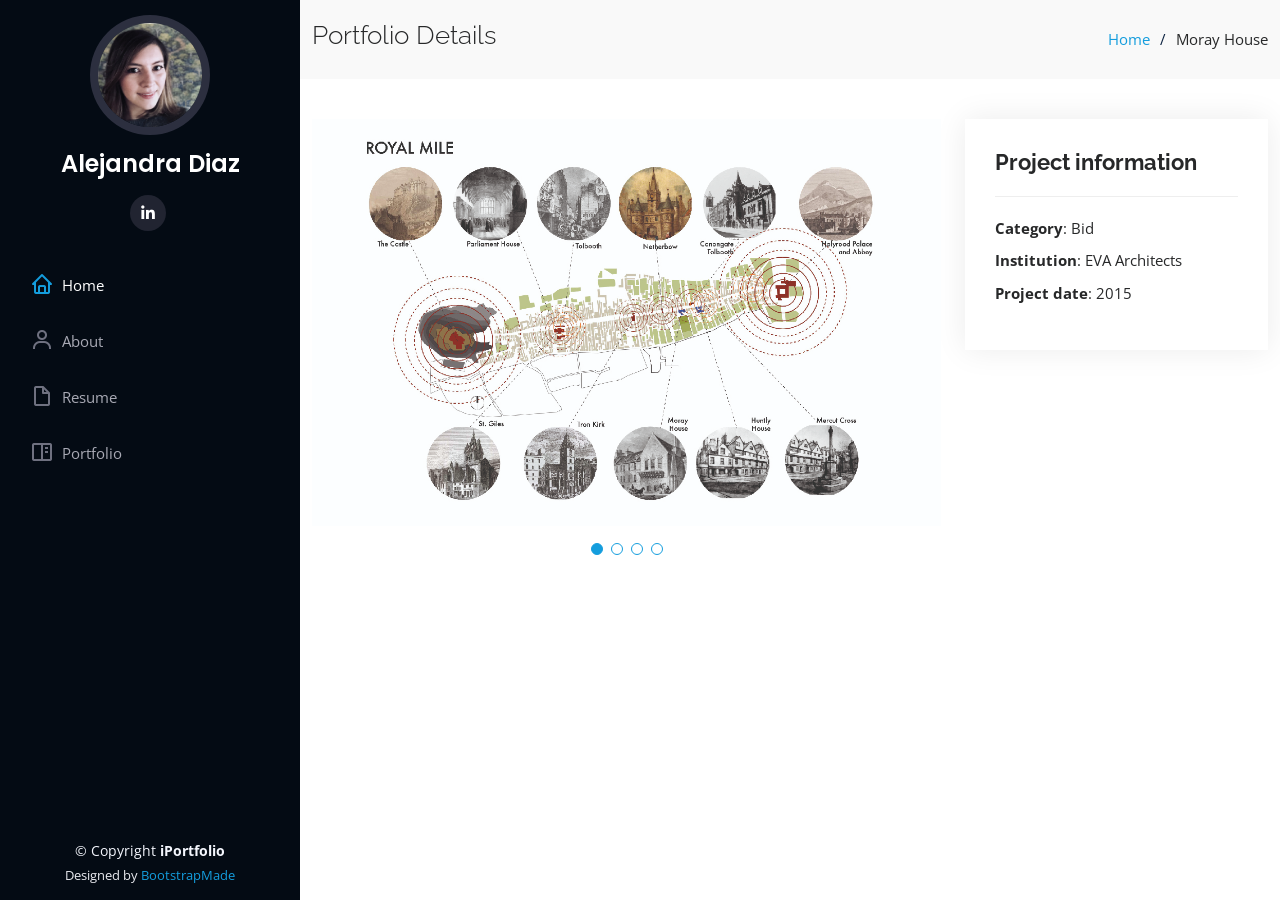
<file: portfolio-details/moray-house-details.html>
<!DOCTYPE html>
<html lang="en">

<head>
  <meta charset="utf-8">
  <meta content="width=device-width, initial-scale=1.0" name="viewport">

  <title>Alejandra Diaz | Moray House</title>
  <meta content="" name="description">
  <meta content="" name="keywords">

  <!-- Favicons -->
  <link href="../assets/img/favicon.png" rel="icon">
  <link href="../assets/img/apple-touch-icon.png" rel="apple-touch-icon">

  <!-- Google Fonts -->
  <link href="https://fonts.googleapis.com/css?family=Open+Sans:300,300i,400,400i,600,600i,700,700i|Raleway:300,300i,400,400i,500,500i,600,600i,700,700i|Poppins:300,300i,400,400i,500,500i,600,600i,700,700i" rel="stylesheet">

  <!-- Vendor CSS Files -->
  <link href="../assets/vendor/aos/aos.css" rel="stylesheet">
  <link href="../assets/vendor/bootstrap/css/bootstrap.min.css" rel="stylesheet">
  <link href="../assets/vendor/bootstrap-icons/bootstrap-icons.css" rel="stylesheet">
  <link href="../assets/vendor/boxicons/css/boxicons.min.css" rel="stylesheet">
  <link href="../assets/vendor/glightbox/css/glightbox.min.css" rel="stylesheet">
  <link href="../assets/vendor/swiper/swiper-bundle.min.css" rel="stylesheet">

  <!-- Template Main CSS File -->
  <link href="../assets/css/style.css" rel="stylesheet">

  <!-- =======================================================
  * Template Name: iPortfolio - v3.8.1
  * Template URL: https://bootstrapmade.com/iportfolio-bootstrap-portfolio-websites-template/
  * Author: BootstrapMade.com
  * License: https://bootstrapmade.com/license/
  ======================================================== -->
</head>

<body>

  <!-- ======= Mobile nav toggle button ======= -->
  <i class="bi bi-list mobile-nav-toggle d-xl-none"></i>

  <!-- ======= Header ======= -->
  <header id="header">
    <div class="d-flex flex-column">

      <div class="profile">
        <img src="../assets/img/profile-img.jpg" alt="" class="img-fluid rounded-circle">
        <h1 class="text-light"><a href="../index.html">Alejandra Diaz</a></h1>
        <div class="social-links mt-3 text-center">
          <!-- <a href="#" class="twitter"><i class="bx bxl-twitter"></i></a> -->
          <!-- <a href="#" class="facebook"><i class="bx bxl-facebook"></i></a> -->
          <!-- <a href="#" class="instagram"><i class="bx bxl-instagram"></i></a> -->
          <!-- <a href="#" class="google-plus"><i class="bx bxl-skype"></i></a> -->
          <a href="#" class="linkedin"><i class="bx bxl-linkedin"></i></a>
        </div>
      </div>

      <nav id="navbar" class="nav-menu navbar">
        <ul>
          <li><a href="../index.html#" class="nav-link scrollto active"><i class="bx bx-home"></i> <span>Home</span></a></li>
          <li><a href="../index.html#about" class="nav-link scrollto"><i class="bx bx-user"></i> <span>About</span></a></li>
          <li><a href="../index.html#resume" class="nav-link scrollto"><i class="bx bx-file-blank"></i> <span>Resume</span></a></li>
          <li><a href="../index.html#portfolio" class="nav-link scrollto"><i class="bx bx-book-content"></i> <span>Portfolio</span></a></li>
          <!-- <li><a href="#services" class="nav-link scrollto"><i class="bx bx-server"></i> <span>Services</span></a></li>
          <li><a href="#contact" class="nav-link scrollto"><i class="bx bx-envelope"></i> <span>Contact</span></a></li> -->
        </ul>
      </nav><!-- .nav-menu -->
    </div>
  </header><!-- End Header -->

  <main id="main">

    <!-- ======= Breadcrumbs ======= -->
    <section id="breadcrumbs" class="breadcrumbs">
      <div class="container">

        <div class="d-flex justify-content-between align-items-center">
          <h2>Portfolio Details</h2>
          <ol>
            <li><a href="../index.html">Home</a></li>
            <li>Moray House</li>
          </ol>
        </div>

      </div>
    </section><!-- End Breadcrumbs -->

    <!-- ======= Portfolio Details Section ======= -->
    <section id="portfolio-details" class="portfolio-details">
      <div class="container">

        <div class="row gy-4">

          <div class="col-lg-8">
            <div class="portfolio-details-slider swiper">
              <div class="swiper-wrapper align-items-center">

                <div class="swiper-slide">
                  <img src="../assets/img/portfolio/moray-house/M1.jpg" alt="">
                </div>

                <div class="swiper-slide">
                  <img src="../assets/img/portfolio/moray-house/M2.jpg" alt="">
                </div>

                <div class="swiper-slide">
                  <img src="../assets/img/portfolio/moray-house/M3.jpg" alt="">
                </div>
                
                <div class="swiper-slide">
                  <img src="../assets/img/portfolio/moray-house/M4.jpg" alt="">
                </div>
              </div>
              <div class="swiper-pagination"></div>
            </div>
          </div>

          <div class="col-lg-4">
            <div class="portfolio-info">
              <h3>Project information</h3>
              <ul>
                <li><strong>Category</strong>: Bid</li>
                <li><strong>Institution</strong>: EVA Architects</li>
                <li><strong>Project date</strong>: 2015</li>
                <!-- <li><strong>Project URL</strong>: <a href="#">www.example.com</a></li> -->
              </ul>
            </div>
            <!-- <div class="portfolio-description">
              <h2>This is an example of portfolio detail</h2>
              <p>
                Autem ipsum nam porro corporis rerum. Quis eos dolorem eos itaque inventore commodi labore quia quia. Exercitationem repudiandae officiis neque suscipit non officia eaque itaque enim. Voluptatem officia accusantium nesciunt est omnis tempora consectetur dignissimos. Sequi nulla at esse enim cum deserunt eius.
              </p>
            </div> -->
          </div>

        </div>

      </div>
    </section><!-- End Portfolio Details Section -->

  </main><!-- End #main -->

  <!-- ======= Footer ======= -->
  <footer id="footer">
    <div class="container">
      <div class="copyright">
        &copy; Copyright <strong><span>iPortfolio</span></strong>
      </div>
      <div class="credits">
        <!-- All the links in the footer should remain intact. -->
        <!-- You can delete the links only if you purchased the pro version. -->
        <!-- Licensing information: https://bootstrapmade.com/license/ -->
        <!-- Purchase the pro version with working PHP/AJAX contact form: https://bootstrapmade.com/iportfolio-bootstrap-portfolio-websites-template/ -->
        Designed by <a href="https://bootstrapmade.com/">BootstrapMade</a>
      </div>
    </div>
  </footer><!-- End  Footer -->

  <a href="#" class="back-to-top d-flex align-items-center justify-content-center"><i class="bi bi-arrow-up-short"></i></a>

  <!-- Vendor JS Files -->
  <script src="../assets/vendor/purecounter/purecounter_vanilla.js"></script>
  <script src="../assets/vendor/aos/aos.js"></script>
  <script src="../assets/vendor/bootstrap/js/bootstrap.bundle.min.js"></script>
  <script src="../assets/vendor/glightbox/js/glightbox.min.js"></script>
  <script src="../assets/vendor/isotope-layout/isotope.pkgd.min.js"></script>
  <script src="../assets/vendor/swiper/swiper-bundle.min.js"></script>
  <script src="../assets/vendor/typed.js/typed.min.js"></script>
  <script src="../assets/vendor/waypoints/noframework.waypoints.js"></script>
  <script src="../assets/vendor/php-email-form/validate.js"></script>

  <!-- Template Main JS File -->
  <script src="../assets/js/main.js"></script>

</body>

</html>
</file>
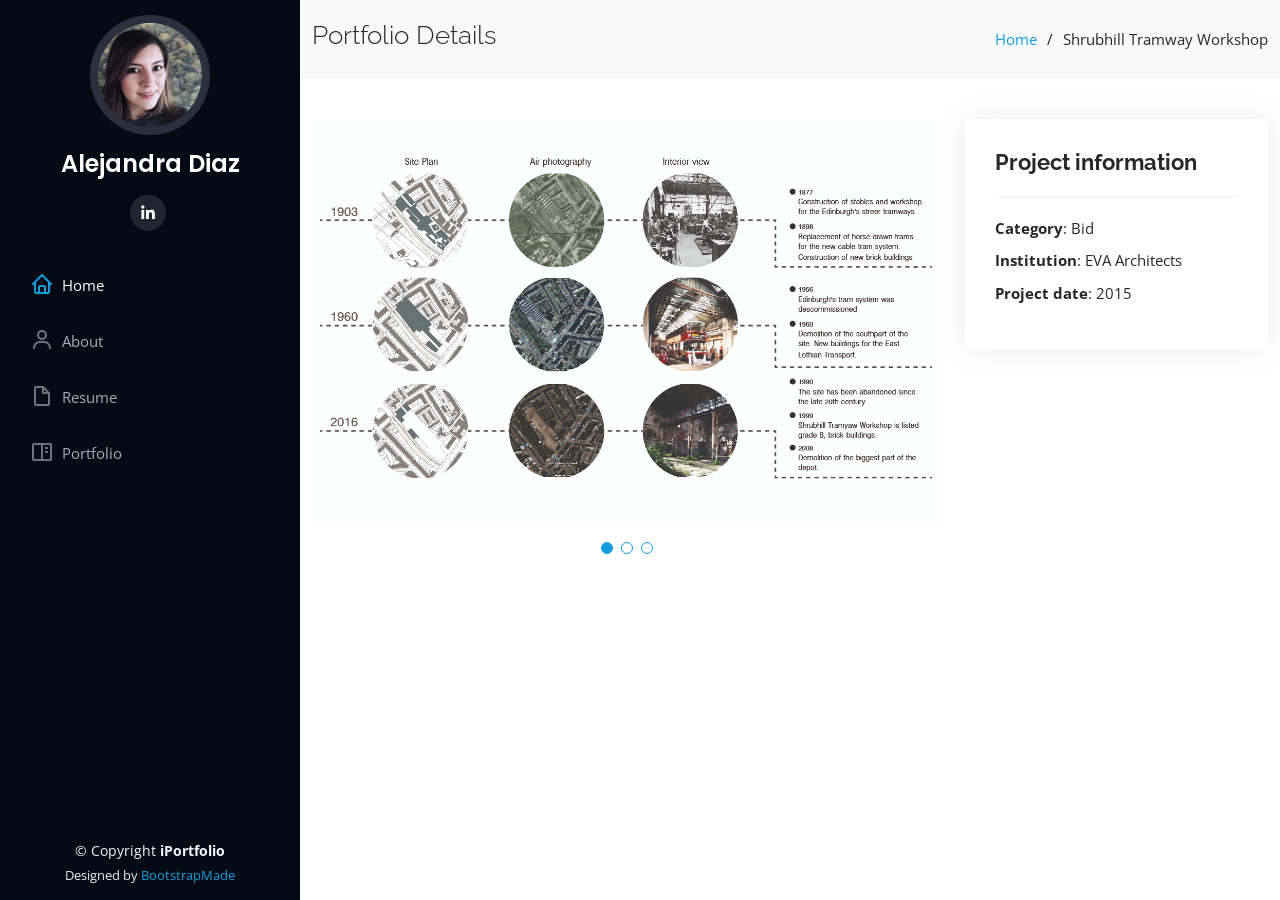
<file: portfolio-details/tramway-details.html>
<!DOCTYPE html>
<html lang="en">

<head>
  <meta charset="utf-8">
  <meta content="width=device-width, initial-scale=1.0" name="viewport">

  <title>Alejandra Diaz | Shrubhill Tramway Workshop</title>
  <meta content="" name="description">
  <meta content="" name="keywords">

  <!-- Favicons -->
  <link href="../assets/img/favicon.png" rel="icon">
  <link href="../assets/img/apple-touch-icon.png" rel="apple-touch-icon">

  <!-- Google Fonts -->
  <link href="https://fonts.googleapis.com/css?family=Open+Sans:300,300i,400,400i,600,600i,700,700i|Raleway:300,300i,400,400i,500,500i,600,600i,700,700i|Poppins:300,300i,400,400i,500,500i,600,600i,700,700i" rel="stylesheet">

  <!-- Vendor CSS Files -->
  <link href="../assets/vendor/aos/aos.css" rel="stylesheet">
  <link href="../assets/vendor/bootstrap/css/bootstrap.min.css" rel="stylesheet">
  <link href="../assets/vendor/bootstrap-icons/bootstrap-icons.css" rel="stylesheet">
  <link href="../assets/vendor/boxicons/css/boxicons.min.css" rel="stylesheet">
  <link href="../assets/vendor/glightbox/css/glightbox.min.css" rel="stylesheet">
  <link href="../assets/vendor/swiper/swiper-bundle.min.css" rel="stylesheet">

  <!-- Template Main CSS File -->
  <link href="../assets/css/style.css" rel="stylesheet">

  <!-- =======================================================
  * Template Name: iPortfolio - v3.8.1
  * Template URL: https://bootstrapmade.com/iportfolio-bootstrap-portfolio-websites-template/
  * Author: BootstrapMade.com
  * License: https://bootstrapmade.com/license/
  ======================================================== -->
</head>

<body>

  <!-- ======= Mobile nav toggle button ======= -->
  <i class="bi bi-list mobile-nav-toggle d-xl-none"></i>

  <!-- ======= Header ======= -->
  <header id="header">
    <div class="d-flex flex-column">

      <div class="profile">
        <img src="../assets/img/profile-img.jpg" alt="" class="img-fluid rounded-circle">
        <h1 class="text-light"><a href="../index.html">Alejandra Diaz</a></h1>
        <div class="social-links mt-3 text-center">
          <!-- <a href="#" class="twitter"><i class="bx bxl-twitter"></i></a> -->
          <!-- <a href="#" class="facebook"><i class="bx bxl-facebook"></i></a> -->
          <!-- <a href="#" class="instagram"><i class="bx bxl-instagram"></i></a> -->
          <!-- <a href="#" class="google-plus"><i class="bx bxl-skype"></i></a> -->
          <a href="#" class="linkedin"><i class="bx bxl-linkedin"></i></a>
        </div>
      </div>

      <nav id="navbar" class="nav-menu navbar">
        <ul>
          <li><a href="../index.html#" class="nav-link scrollto active"><i class="bx bx-home"></i> <span>Home</span></a></li>
          <li><a href="../index.html#about" class="nav-link scrollto"><i class="bx bx-user"></i> <span>About</span></a></li>
          <li><a href="../index.html#resume" class="nav-link scrollto"><i class="bx bx-file-blank"></i> <span>Resume</span></a></li>
          <li><a href="../index.html#portfolio" class="nav-link scrollto"><i class="bx bx-book-content"></i> <span>Portfolio</span></a></li>
          <!-- <li><a href="#services" class="nav-link scrollto"><i class="bx bx-server"></i> <span>Services</span></a></li>
          <li><a href="#contact" class="nav-link scrollto"><i class="bx bx-envelope"></i> <span>Contact</span></a></li> -->
        </ul>
      </nav><!-- .nav-menu -->
    </div>
  </header><!-- End Header -->

  <main id="main">

    <!-- ======= Breadcrumbs ======= -->
    <section id="breadcrumbs" class="breadcrumbs">
      <div class="container">

        <div class="d-flex justify-content-between align-items-center">
          <h2>Portfolio Details</h2>
          <ol>
            <li><a href="../index.html">Home</a></li>
            <li>Shrubhill Tramway Workshop</li>
          </ol>
        </div>

      </div>
    </section><!-- End Breadcrumbs -->

    <!-- ======= Portfolio Details Section ======= -->
    <section id="portfolio-details" class="portfolio-details">
      <div class="container">

        <div class="row gy-4">

          <div class="col-lg-8">
            <div class="portfolio-details-slider swiper">
              <div class="swiper-wrapper align-items-center">

                <div class="swiper-slide">
                  <img src="../assets/img/portfolio/tramway/T1.jpg" alt="">
                </div>

                <div class="swiper-slide">
                  <img src="../assets/img/portfolio/tramway/T2.jpg" alt="">
                </div>

                <div class="swiper-slide">
                  <img src="../assets/img/portfolio/tramway/T3.jpg" alt="">
                </div>
              </div>
              <div class="swiper-pagination"></div>
            </div>
          </div>

          <div class="col-lg-4">
            <div class="portfolio-info">
              <h3>Project information</h3>
              <ul>
                <li><strong>Category</strong>: Bid</li>
                <li><strong>Institution</strong>: EVA Architects</li>
                <li><strong>Project date</strong>: 2015</li>
                <!-- <li><strong>Project URL</strong>: <a href="#">www.example.com</a></li> -->
              </ul>
            </div>
            <!-- <div class="portfolio-description">
              <h2>This is an example of portfolio detail</h2>
              <p>
                Autem ipsum nam porro corporis rerum. Quis eos dolorem eos itaque inventore commodi labore quia quia. Exercitationem repudiandae officiis neque suscipit non officia eaque itaque enim. Voluptatem officia accusantium nesciunt est omnis tempora consectetur dignissimos. Sequi nulla at esse enim cum deserunt eius.
              </p>
            </div> -->
          </div>

        </div>

      </div>
    </section><!-- End Portfolio Details Section -->

  </main><!-- End #main -->

  <!-- ======= Footer ======= -->
  <footer id="footer">
    <div class="container">
      <div class="copyright">
        &copy; Copyright <strong><span>iPortfolio</span></strong>
      </div>
      <div class="credits">
        <!-- All the links in the footer should remain intact. -->
        <!-- You can delete the links only if you purchased the pro version. -->
        <!-- Licensing information: https://bootstrapmade.com/license/ -->
        <!-- Purchase the pro version with working PHP/AJAX contact form: https://bootstrapmade.com/iportfolio-bootstrap-portfolio-websites-template/ -->
        Designed by <a href="https://bootstrapmade.com/">BootstrapMade</a>
      </div>
    </div>
  </footer><!-- End  Footer -->

  <a href="#" class="back-to-top d-flex align-items-center justify-content-center"><i class="bi bi-arrow-up-short"></i></a>

  <!-- Vendor JS Files -->
  <script src="../assets/vendor/purecounter/purecounter_vanilla.js"></script>
  <script src="../assets/vendor/aos/aos.js"></script>
  <script src="../assets/vendor/bootstrap/js/bootstrap.bundle.min.js"></script>
  <script src="../assets/vendor/glightbox/js/glightbox.min.js"></script>
  <script src="../assets/vendor/isotope-layout/isotope.pkgd.min.js"></script>
  <script src="../assets/vendor/swiper/swiper-bundle.min.js"></script>
  <script src="../assets/vendor/typed.js/typed.min.js"></script>
  <script src="../assets/vendor/waypoints/noframework.waypoints.js"></script>
  <script src="../assets/vendor/php-email-form/validate.js"></script>

  <!-- Template Main JS File -->
  <script src="../assets/js/main.js"></script>

</body>

</html>
</file>
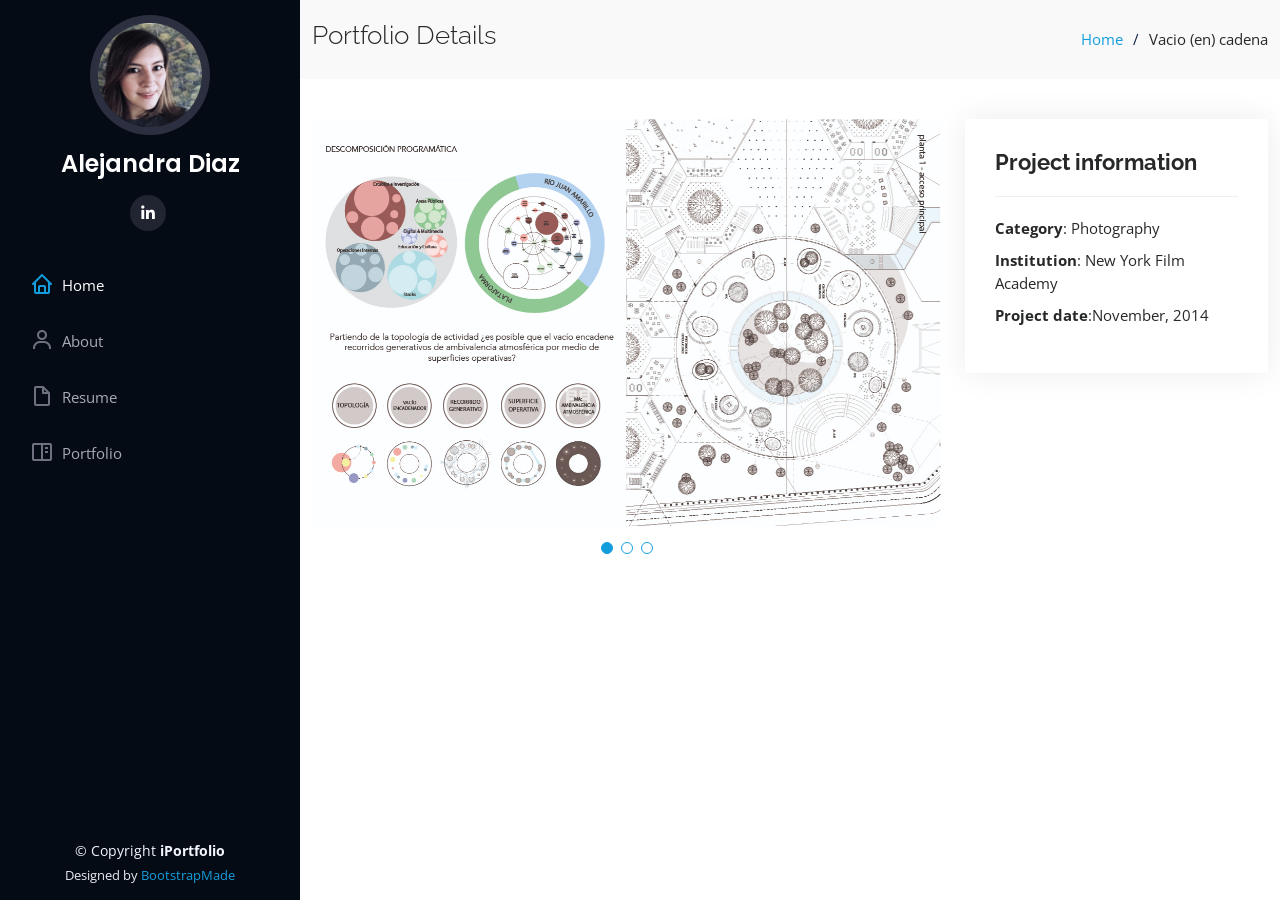
<file: portfolio-details/vacio-encadena-details.html>
<!DOCTYPE html>
<html lang="en">

<head>
  <meta charset="utf-8">
  <meta content="width=device-width, initial-scale=1.0" name="viewport">

  <title>Alejandra Diaz | Vacio (en)cadena</title>
  <meta content="" name="description">
  <meta content="" name="keywords">

  <!-- Favicons -->
  <link href="../assets/img/favicon.png" rel="icon">
  <link href="../assets/img/apple-touch-icon.png" rel="apple-touch-icon">

  <!-- Google Fonts -->
  <link href="https://fonts.googleapis.com/css?family=Open+Sans:300,300i,400,400i,600,600i,700,700i|Raleway:300,300i,400,400i,500,500i,600,600i,700,700i|Poppins:300,300i,400,400i,500,500i,600,600i,700,700i" rel="stylesheet">

  <!-- Vendor CSS Files -->
  <link href="../assets/vendor/aos/aos.css" rel="stylesheet">
  <link href="../assets/vendor/bootstrap/css/bootstrap.min.css" rel="stylesheet">
  <link href="../assets/vendor/bootstrap-icons/bootstrap-icons.css" rel="stylesheet">
  <link href="../assets/vendor/boxicons/css/boxicons.min.css" rel="stylesheet">
  <link href="../assets/vendor/glightbox/css/glightbox.min.css" rel="stylesheet">
  <link href="../assets/vendor/swiper/swiper-bundle.min.css" rel="stylesheet">

  <!-- Template Main CSS File -->
  <link href="../assets/css/style.css" rel="stylesheet">

  <!-- =======================================================
  * Template Name: iPortfolio - v3.8.1
  * Template URL: https://bootstrapmade.com/iportfolio-bootstrap-portfolio-websites-template/
  * Author: BootstrapMade.com
  * License: https://bootstrapmade.com/license/
  ======================================================== -->
</head>

<body>

  <!-- ======= Mobile nav toggle button ======= -->
  <i class="bi bi-list mobile-nav-toggle d-xl-none"></i>

  <!-- ======= Header ======= -->
  <header id="header">
    <div class="d-flex flex-column">

      <div class="profile">
        <img src="../assets/img/profile-img.jpg" alt="" class="img-fluid rounded-circle">
        <h1 class="text-light"><a href="../index.html">Alejandra Diaz</a></h1>
        <div class="social-links mt-3 text-center">
          <!-- <a href="#" class="twitter"><i class="bx bxl-twitter"></i></a> -->
          <!-- <a href="#" class="facebook"><i class="bx bxl-facebook"></i></a> -->
          <!-- <a href="#" class="instagram"><i class="bx bxl-instagram"></i></a> -->
          <!-- <a href="#" class="google-plus"><i class="bx bxl-skype"></i></a> -->
          <a href="#" class="linkedin"><i class="bx bxl-linkedin"></i></a>
        </div>
      </div>

      <nav id="navbar" class="nav-menu navbar">
        <ul>
          <li><a href="../index.html#" class="nav-link scrollto active"><i class="bx bx-home"></i> <span>Home</span></a></li>
          <li><a href="../index.html#about" class="nav-link scrollto"><i class="bx bx-user"></i> <span>About</span></a></li>
          <li><a href="../index.html#resume" class="nav-link scrollto"><i class="bx bx-file-blank"></i> <span>Resume</span></a></li>
          <li><a href="../index.html#portfolio" class="nav-link scrollto"><i class="bx bx-book-content"></i> <span>Portfolio</span></a></li>
          <!-- <li><a href="#services" class="nav-link scrollto"><i class="bx bx-server"></i> <span>Services</span></a></li>
          <li><a href="#contact" class="nav-link scrollto"><i class="bx bx-envelope"></i> <span>Contact</span></a></li> -->
        </ul>
      </nav><!-- .nav-menu -->
    </div>
  </header><!-- End Header -->

  <main id="main">

    <!-- ======= Breadcrumbs ======= -->
    <section id="breadcrumbs" class="breadcrumbs">
      <div class="container">

        <div class="d-flex justify-content-between align-items-center">
          <h2>Portfolio Details</h2>
          <ol>
            <li><a href="../index.html">Home</a></li>
            <li>Vacio (en) cadena</li>
          </ol>
        </div>

      </div>
    </section><!-- End Breadcrumbs -->

    <!-- ======= Portfolio Details Section ======= -->
    <section id="portfolio-details" class="portfolio-details">
      <div class="container">

        <div class="row gy-4">

          <div class="col-lg-8">
            <div class="portfolio-details-slider swiper">
              <div class="swiper-wrapper align-items-center">

                <div class="swiper-slide">
                  <img src="../assets/img/portfolio/vacio-encadena/VC1.jpg" alt="">
                </div>

                <div class="swiper-slide">
                  <img src="../assets/img/portfolio/vacio-encadena/VC2.jpg" alt="">
                </div>

                <div class="swiper-slide">
                  <img src="../assets/img/portfolio/vacio-encadena/VC3.jpg" alt="">
                </div>
              </div>
              <div class="swiper-pagination"></div>
            </div>
          </div>

          <div class="col-lg-4">
            <div class="portfolio-info">
              <h3>Project information</h3>
              <ul>
                <li><strong>Category</strong>: Photography</li>
                <li><strong>Institution</strong>: New York Film Academy</li>
                <li><strong>Project date</strong>:November, 2014</li>
                <!-- <li><strong>Project URL</strong>: <a href="#">www.example.com</a></li> -->
              </ul>
            </div>
            <!-- <div class="portfolio-description">
              <h2>This is an example of portfolio detail</h2>
              <p>
                Autem ipsum nam porro corporis rerum. Quis eos dolorem eos itaque inventore commodi labore quia quia. Exercitationem repudiandae officiis neque suscipit non officia eaque itaque enim. Voluptatem officia accusantium nesciunt est omnis tempora consectetur dignissimos. Sequi nulla at esse enim cum deserunt eius.
              </p>
            </div> -->
          </div>

        </div>

      </div>
    </section><!-- End Portfolio Details Section -->

  </main><!-- End #main -->

  <!-- ======= Footer ======= -->
  <footer id="footer">
    <div class="container">
      <div class="copyright">
        &copy; Copyright <strong><span>iPortfolio</span></strong>
      </div>
      <div class="credits">
        <!-- All the links in the footer should remain intact. -->
        <!-- You can delete the links only if you purchased the pro version. -->
        <!-- Licensing information: https://bootstrapmade.com/license/ -->
        <!-- Purchase the pro version with working PHP/AJAX contact form: https://bootstrapmade.com/iportfolio-bootstrap-portfolio-websites-template/ -->
        Designed by <a href="https://bootstrapmade.com/">BootstrapMade</a>
      </div>
    </div>
  </footer><!-- End  Footer -->

  <a href="#" class="back-to-top d-flex align-items-center justify-content-center"><i class="bi bi-arrow-up-short"></i></a>

  <!-- Vendor JS Files -->
  <script src="../assets/vendor/purecounter/purecounter_vanilla.js"></script>
  <script src="../assets/vendor/aos/aos.js"></script>
  <script src="../assets/vendor/bootstrap/js/bootstrap.bundle.min.js"></script>
  <script src="../assets/vendor/glightbox/js/glightbox.min.js"></script>
  <script src="../assets/vendor/isotope-layout/isotope.pkgd.min.js"></script>
  <script src="../assets/vendor/swiper/swiper-bundle.min.js"></script>
  <script src="../assets/vendor/typed.js/typed.min.js"></script>
  <script src="../assets/vendor/waypoints/noframework.waypoints.js"></script>
  <script src="../assets/vendor/php-email-form/validate.js"></script>

  <!-- Template Main JS File -->
  <script src="../assets/js/main.js"></script>

</body>

</html>
</file>
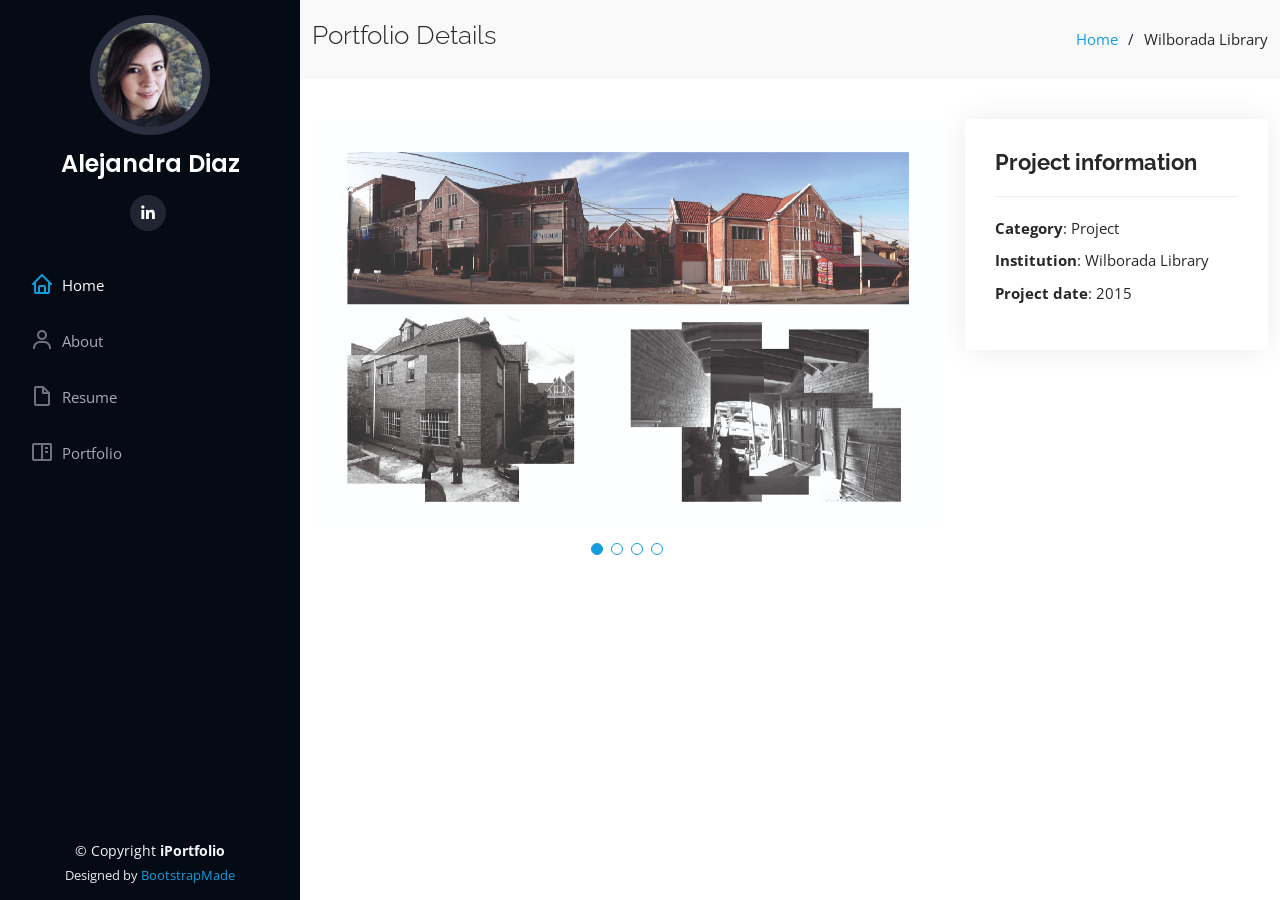
<file: portfolio-details/wilborada-details.html>
<!DOCTYPE html>
<html lang="en">

<head>
  <meta charset="utf-8">
  <meta content="width=device-width, initial-scale=1.0" name="viewport">

  <title>Alejandra Diaz | Wilborada Library</title>
  <meta content="" name="description">
  <meta content="" name="keywords">

  <!-- Favicons -->
  <link href="../assets/img/favicon.png" rel="icon">
  <link href="../assets/img/apple-touch-icon.png" rel="apple-touch-icon">

  <!-- Google Fonts -->
  <link href="https://fonts.googleapis.com/css?family=Open+Sans:300,300i,400,400i,600,600i,700,700i|Raleway:300,300i,400,400i,500,500i,600,600i,700,700i|Poppins:300,300i,400,400i,500,500i,600,600i,700,700i" rel="stylesheet">

  <!-- Vendor CSS Files -->
  <link href="../assets/vendor/aos/aos.css" rel="stylesheet">
  <link href="../assets/vendor/bootstrap/css/bootstrap.min.css" rel="stylesheet">
  <link href="../assets/vendor/bootstrap-icons/bootstrap-icons.css" rel="stylesheet">
  <link href="../assets/vendor/boxicons/css/boxicons.min.css" rel="stylesheet">
  <link href="../assets/vendor/glightbox/css/glightbox.min.css" rel="stylesheet">
  <link href="../assets/vendor/swiper/swiper-bundle.min.css" rel="stylesheet">

  <!-- Template Main CSS File -->
  <link href="../assets/css/style.css" rel="stylesheet">

  <!-- =======================================================
  * Template Name: iPortfolio - v3.8.1
  * Template URL: https://bootstrapmade.com/iportfolio-bootstrap-portfolio-websites-template/
  * Author: BootstrapMade.com
  * License: https://bootstrapmade.com/license/
  ======================================================== -->
</head>

<body>

  <!-- ======= Mobile nav toggle button ======= -->
  <i class="bi bi-list mobile-nav-toggle d-xl-none"></i>

  <!-- ======= Header ======= -->
  <header id="header">
    <div class="d-flex flex-column">

      <div class="profile">
        <img src="../assets/img/profile-img.jpg" alt="" class="img-fluid rounded-circle">
        <h1 class="text-light"><a href="../index.html">Alejandra Diaz</a></h1>
        <div class="social-links mt-3 text-center">
          <!-- <a href="#" class="twitter"><i class="bx bxl-twitter"></i></a> -->
          <!-- <a href="#" class="facebook"><i class="bx bxl-facebook"></i></a> -->
          <!-- <a href="#" class="instagram"><i class="bx bxl-instagram"></i></a> -->
          <!-- <a href="#" class="google-plus"><i class="bx bxl-skype"></i></a> -->
          <a href="#" class="linkedin"><i class="bx bxl-linkedin"></i></a>
        </div>
      </div>

      <nav id="navbar" class="nav-menu navbar">
        <ul>
          <li><a href="../index.html#" class="nav-link scrollto active"><i class="bx bx-home"></i> <span>Home</span></a></li>
          <li><a href="../index.html#about" class="nav-link scrollto"><i class="bx bx-user"></i> <span>About</span></a></li>
          <li><a href="../index.html#resume" class="nav-link scrollto"><i class="bx bx-file-blank"></i> <span>Resume</span></a></li>
          <li><a href="../index.html#portfolio" class="nav-link scrollto"><i class="bx bx-book-content"></i> <span>Portfolio</span></a></li>
          <!-- <li><a href="#services" class="nav-link scrollto"><i class="bx bx-server"></i> <span>Services</span></a></li>
          <li><a href="#contact" class="nav-link scrollto"><i class="bx bx-envelope"></i> <span>Contact</span></a></li> -->
        </ul>
      </nav><!-- .nav-menu -->
    </div>
  </header><!-- End Header -->

  <main id="main">

    <!-- ======= Breadcrumbs ======= -->
    <section id="breadcrumbs" class="breadcrumbs">
      <div class="container">

        <div class="d-flex justify-content-between align-items-center">
          <h2>Portfolio Details</h2>
          <ol>
            <li><a href="../index.html">Home</a></li>
            <li>Wilborada Library</li>
          </ol>
        </div>

      </div>
    </section><!-- End Breadcrumbs -->

    <!-- ======= Portfolio Details Section ======= -->
    <section id="portfolio-details" class="portfolio-details">
      <div class="container">

        <div class="row gy-4">

          <div class="col-lg-8">
            <div class="portfolio-details-slider swiper">
              <div class="swiper-wrapper align-items-center">

                <div class="swiper-slide">
                  <img src="../assets/img/portfolio/wilborada/W1.jpg" alt="">
                </div>

                <div class="swiper-slide">
                  <img src="../assets/img/portfolio/wilborada/W2.jpg" alt="">
                </div>

                <div class="swiper-slide">
                  <img src="../assets/img/portfolio/wilborada/W3.jpg" alt="">
                </div>
                <div class="swiper-slide">
                  <img src="../assets/img/portfolio/wilborada/W4.jpg" alt="">
                </div>

              </div>
              <div class="swiper-pagination"></div>
            </div>
          </div>

          <div class="col-lg-4">
            <div class="portfolio-info">
              <h3>Project information</h3>
              <ul>
                <li><strong>Category</strong>: Project</li>
                <li><strong>Institution</strong>: Wilborada Library</li>
                <li><strong>Project date</strong>: 2015</li>
                <!-- <li><strong>Project URL</strong>: <a href="#">www.example.com</a></li> -->
              </ul>
            </div>
            <!-- <div class="portfolio-description">
              <h2>This is an example of portfolio detail</h2>
              <p>
                Autem ipsum nam porro corporis rerum. Quis eos dolorem eos itaque inventore commodi labore quia quia. Exercitationem repudiandae officiis neque suscipit non officia eaque itaque enim. Voluptatem officia accusantium nesciunt est omnis tempora consectetur dignissimos. Sequi nulla at esse enim cum deserunt eius.
              </p>
            </div> -->
          </div>

        </div>

      </div>
    </section><!-- End Portfolio Details Section -->

  </main><!-- End #main -->

  <!-- ======= Footer ======= -->
  <footer id="footer">
    <div class="container">
      <div class="copyright">
        &copy; Copyright <strong><span>iPortfolio</span></strong>
      </div>
      <div class="credits">
        <!-- All the links in the footer should remain intact. -->
        <!-- You can delete the links only if you purchased the pro version. -->
        <!-- Licensing information: https://bootstrapmade.com/license/ -->
        <!-- Purchase the pro version with working PHP/AJAX contact form: https://bootstrapmade.com/iportfolio-bootstrap-portfolio-websites-template/ -->
        Designed by <a href="https://bootstrapmade.com/">BootstrapMade</a>
      </div>
    </div>
  </footer><!-- End  Footer -->

  <a href="#" class="back-to-top d-flex align-items-center justify-content-center"><i class="bi bi-arrow-up-short"></i></a>

  <!-- Vendor JS Files -->
  <script src="../assets/vendor/purecounter/purecounter_vanilla.js"></script>
  <script src="../assets/vendor/aos/aos.js"></script>
  <script src="../assets/vendor/bootstrap/js/bootstrap.bundle.min.js"></script>
  <script src="../assets/vendor/glightbox/js/glightbox.min.js"></script>
  <script src="../assets/vendor/isotope-layout/isotope.pkgd.min.js"></script>
  <script src="../assets/vendor/swiper/swiper-bundle.min.js"></script>
  <script src="../assets/vendor/typed.js/typed.min.js"></script>
  <script src="../assets/vendor/waypoints/noframework.waypoints.js"></script>
  <script src="../assets/vendor/php-email-form/validate.js"></script>

  <!-- Template Main JS File -->
  <script src="../assets/js/main.js"></script>

</body>

</html>
</file>
<file: assets/css/style.css>
/**
* Template Name: iPortfolio - v3.8.1
* Template URL: https://bootstrapmade.com/iportfolio-bootstrap-portfolio-websites-template/
* Author: BootstrapMade.com
* License: https://bootstrapmade.com/license/
*/

/*--------------------------------------------------------------
# General
--------------------------------------------------------------*/
body {
  font-family: "Open Sans", sans-serif;
  color: #272829;
}

a {
  color: #149ddd;
  text-decoration: none;
}

a:hover {
  color: #37b3ed;
  text-decoration: none;
}

h1,
h2,
h3,
h4,
h5,
h6 {
  font-family: "Raleway", sans-serif;
}

/*--------------------------------------------------------------
# Back to top button
--------------------------------------------------------------*/
.back-to-top {
  position: fixed;
  visibility: hidden;
  opacity: 0;
  right: 15px;
  bottom: 15px;
  z-index: 996;
  background: #149ddd;
  width: 40px;
  height: 40px;
  border-radius: 50px;
  transition: all 0.4s;
}

.back-to-top i {
  font-size: 28px;
  color: #fff;
  line-height: 0;
}

.back-to-top:hover {
  background: #2eafec;
  color: #fff;
}

.back-to-top.active {
  visibility: visible;
  opacity: 1;
}

/*--------------------------------------------------------------
# Header
--------------------------------------------------------------*/
#header {
  position: fixed;
  top: 0;
  left: 0;
  bottom: 0;
  width: 300px;
  transition: all ease-in-out 0.5s;
  z-index: 9997;
  transition: all 0.5s;
  padding: 0 15px;
  background: #040b14;
  overflow-y: auto;
}

#header .profile img {
  margin: 15px auto;
  display: block;
  width: 120px;
  border: 8px solid #2c2f3f;
}

#header .profile h1 {
  font-size: 24px;
  margin: 0;
  padding: 0;
  font-weight: 600;
  -moz-text-align-last: center;
  text-align-last: center;
  font-family: "Poppins", sans-serif;
}

#header .profile h1 a,
#header .profile h1 a:hover {
  color: #fff;
  text-decoration: none;
}

#header .profile .social-links a {
  font-size: 18px;
  display: inline-block;
  background: #212431;
  color: #fff;
  line-height: 1;
  padding: 8px 0;
  margin-right: 4px;
  border-radius: 50%;
  text-align: center;
  width: 36px;
  height: 36px;
  transition: 0.3s;
}

#header .profile .social-links a:hover {
  background: #149ddd;
  color: #fff;
  text-decoration: none;
}

#main {
  margin-left: 300px;
}

@media (max-width: 1199px) {
  #header {
    left: -300px;
  }

  #main {
    margin-left: 0;
  }
}

/*--------------------------------------------------------------
# Navigation Menu
--------------------------------------------------------------*/
/* Desktop Navigation */
.nav-menu {
  padding: 30px 0 0 0;
}

.nav-menu * {
  margin: 0;
  padding: 0;
  list-style: none;
}

.nav-menu>ul>li {
  position: relative;
  white-space: nowrap;
}

.nav-menu a,
.nav-menu a:focus {
  display: flex;
  align-items: center;
  color: #a8a9b4;
  padding: 12px 15px;
  margin-bottom: 8px;
  transition: 0.3s;
  font-size: 15px;
}

.nav-menu a i,
.nav-menu a:focus i {
  font-size: 24px;
  padding-right: 8px;
  color: #6f7180;
}

.nav-menu a:hover,
.nav-menu .active,
.nav-menu .active:focus,
.nav-menu li:hover>a {
  text-decoration: none;
  color: #fff;
}

.nav-menu a:hover i,
.nav-menu .active i,
.nav-menu .active:focus i,
.nav-menu li:hover>a i {
  color: #149ddd;
}

/* Mobile Navigation */
.mobile-nav-toggle {
  position: fixed;
  right: 15px;
  top: 15px;
  z-index: 9998;
  border: 0;
  font-size: 24px;
  transition: all 0.4s;
  outline: none !important;
  background-color: #149ddd;
  color: #fff;
  width: 40px;
  height: 40px;
  display: inline-flex;
  align-items: center;
  justify-content: center;
  line-height: 0;
  border-radius: 50px;
  cursor: pointer;
}

.mobile-nav-active {
  overflow: hidden;
}

.mobile-nav-active #header {
  left: 0;
}

/*--------------------------------------------------------------
# Hero Section
--------------------------------------------------------------*/
#hero {
  width: 100%;
  height: 100vh;
  background: url("../img/hero-bg.jpg") top center;
  background-size: cover;
}

#hero:before {
  content: "";
  background: rgba(5, 13, 24, 0.3);
  position: absolute;
  bottom: 0;
  top: 0;
  left: 0;
  right: 0;
  z-index: 1;
}

#hero .hero-container {
  position: relative;
  z-index: 2;
  min-width: 300px;
}

#hero h1 {
  margin: 0 0 10px 0;
  font-size: 64px;
  font-weight: 700;
  line-height: 56px;
  color: #fff;
}

#hero p {
  color: #fff;
  margin-bottom: 50px;
  font-size: 26px;
  font-family: "Poppins", sans-serif;
}

#hero p span {
  color: #fff;
  padding-bottom: 4px;
  letter-spacing: 1px;
  border-bottom: 3px solid #149ddd;
}

@media (min-width: 1024px) {
  #hero {
    background-attachment: fixed;
  }
}

@media (max-width: 768px) {
  #hero h1 {
    font-size: 28px;
    line-height: 36px;
  }

  #hero h2 {
    font-size: 18px;
    line-height: 24px;
    margin-bottom: 30px;
  }
}

/*--------------------------------------------------------------
# Sections General
--------------------------------------------------------------*/
section {
  padding: 60px 0;
  overflow: hidden;
}

.section-bg {
  background: #f5f8fd;
}

.section-title {
  padding-bottom: 30px;
}

.section-title h2 {
  font-size: 32px;
  font-weight: bold;
  margin-bottom: 20px;
  padding-bottom: 20px;
  position: relative;
  color: #173b6c;
}

.section-title h2::after {
  content: "";
  position: absolute;
  display: block;
  width: 50px;
  height: 3px;
  background: #149ddd;
  bottom: 0;
  left: 0;
}

.section-title p {
  margin-bottom: 0;
}

/*--------------------------------------------------------------
# About
--------------------------------------------------------------*/
.about .content h3 {
  font-weight: 700;
  font-size: 26px;
  color: #173b6c;
}

.about .content ul {
  list-style: none;
  padding: 0;
}

.about .content ul li {
  margin-bottom: 20px;
  display: flex;
  align-items: center;
}

.about .content ul strong {
  margin-right: 10px;
}

.about .content ul i {
  font-size: 16px;
  margin-right: 5px;
  color: #149ddd;
  line-height: 0;
}

.about .content p:last-child {
  margin-bottom: 0;
}

/*--------------------------------------------------------------
# Facts
--------------------------------------------------------------*/
.facts {
  padding-bottom: 30px;
}

.facts .count-box {
  padding: 30px;
  width: 100%;
}

.facts .count-box i {
  display: block;
  font-size: 44px;
  color: #149ddd;
  float: left;
  line-height: 0;
}

.facts .count-box span {
  font-size: 48px;
  line-height: 40px;
  display: block;
  font-weight: 700;
  color: #050d18;
  margin-left: 60px;
}

.facts .count-box p {
  padding: 15px 0 0 0;
  margin: 0 0 0 60px;
  font-family: "Raleway", sans-serif;
  font-size: 14px;
  color: #122f57;
}

.facts .count-box a {
  font-weight: 600;
  display: block;
  margin-top: 20px;
  color: #122f57;
  font-size: 15px;
  font-family: "Poppins", sans-serif;
  transition: ease-in-out 0.3s;
}

.facts .count-box a:hover {
  color: #1f5297;
}

/*--------------------------------------------------------------
# Akills
--------------------------------------------------------------*/
.skills .progress {
  height: 60px;
  display: block;
  background: none;
  border-radius: 0;
}

.skills .progress .skill {
  padding: 0;
  margin: 0 0 6px 0;
  text-transform: uppercase;
  display: block;
  font-weight: 600;
  font-family: "Poppins", sans-serif;
  color: #050d18;
}

.skills .progress .skill .val {
  float: right;
  font-style: normal;
}

.skills .progress-bar-wrap {
  background: #dce8f8;
  height: 10px;
}

.skills .progress-bar {
  width: 1px;
  height: 10px;
  transition: 0.9s;
  background-color: #149ddd;
}

/*--------------------------------------------------------------
# Resume
--------------------------------------------------------------*/
.resume .resume-title {
  font-size: 26px;
  font-weight: 700;
  margin-top: 20px;
  margin-bottom: 20px;
  color: #050d18;
}

.resume .resume-item {
  padding: 0 0 20px 20px;
  margin-top: -2px;
  border-left: 2px solid #1f5297;
  position: relative;
}

.resume .resume-item h4 {
  line-height: 18px;
  font-size: 18px;
  font-weight: 600;
  text-transform: uppercase;
  font-family: "Poppins", sans-serif;
  color: #050d18;
  margin-bottom: 10px;
}

.resume .resume-item h5 {
  font-size: 16px;
  background: #e4edf9;
  padding: 5px 15px;
  display: inline-block;
  font-weight: 600;
  margin-bottom: 10px;
}

.resume .resume-item ul {
  padding-left: 20px;
}

.resume .resume-item ul li {
  padding-bottom: 10px;
}

.resume .resume-item:last-child {
  padding-bottom: 0;
}

.resume .resume-item::before {
  content: "";
  position: absolute;
  width: 16px;
  height: 16px;
  border-radius: 50px;
  left: -9px;
  top: 0;
  background: #fff;
  border: 2px solid #1f5297;
}

/*--------------------------------------------------------------
# Portfolio
--------------------------------------------------------------*/
.portfolio .portfolio-item {
  margin-bottom: 30px;
}

.portfolio #portfolio-flters {
  padding: 0;
  margin: 0 auto 35px auto;
  list-style: none;
  text-align: center;
  background: #fff;
  border-radius: 50px;
  padding: 2px 15px;
}

.portfolio #portfolio-flters li {
  cursor: pointer;
  display: inline-block;
  padding: 10px 15px 8px 15px;
  font-size: 14px;
  font-weight: 600;
  line-height: 1;
  text-transform: uppercase;
  color: #272829;
  margin-bottom: 5px;
  transition: all 0.3s ease-in-out;
}

.portfolio #portfolio-flters li:hover,
.portfolio #portfolio-flters li.filter-active {
  color: #149ddd;
}

.portfolio #portfolio-flters li:last-child {
  margin-right: 0;
}

.portfolio .portfolio-wrap {
  transition: 0.3s;
  position: relative;
  overflow: hidden;
  z-index: 1;
}

.portfolio .portfolio-wrap::before {
  content: "";
  background: rgba(255, 255, 255, 0.5);
  position: absolute;
  left: 0;
  right: 0;
  top: 0;
  bottom: 0;
  transition: all ease-in-out 0.3s;
  z-index: 2;
  opacity: 0;
}

.portfolio .portfolio-wrap .portfolio-links {
  opacity: 1;
  left: 0;
  right: 0;
  bottom: -60px;
  z-index: 3;
  position: absolute;
  transition: all ease-in-out 0.3s;
  display: flex;
  justify-content: center;
}

.portfolio .portfolio-wrap .portfolio-links a {
  color: #fff;
  font-size: 15px;
  text-align: center;
  background: rgba(20, 157, 221, 0.75);
  transition: 0.3s;
  width: 50%;
}

.portfolio .portfolio-wrap .portfolio-links a:hover {
  background: rgba(20, 157, 221, 0.95);
}

.portfolio .portfolio-wrap .portfolio-links a+a {
  border-left: 1px solid #37b3ed;
}

.portfolio .portfolio-wrap:hover::before {
  top: 0;
  left: 0;
  right: 0;
  bottom: 0;
  opacity: 1;
}

.portfolio .portfolio-wrap:hover .portfolio-links {
  opacity: 1;
  bottom: 0;
}

/*--------------------------------------------------------------
# Portfolio Details
--------------------------------------------------------------*/
.portfolio-details {
  padding-top: 40px;
}

.portfolio-details .portfolio-details-slider img {
  width: 100%;
}

.portfolio-details .portfolio-details-slider .swiper-pagination {
  margin-top: 20px;
  position: relative;
}

.portfolio-details .portfolio-details-slider .swiper-pagination .swiper-pagination-bullet {
  width: 12px;
  height: 12px;
  background-color: #fff;
  opacity: 1;
  border: 1px solid #149ddd;
}

.portfolio-details .portfolio-details-slider .swiper-pagination .swiper-pagination-bullet-active {
  background-color: #149ddd;
}

.portfolio-details .portfolio-info {
  padding: 30px;
  box-shadow: 0px 0 30px rgba(5, 13, 24, 0.08);
}

.portfolio-details .portfolio-info h3 {
  font-size: 22px;
  font-weight: 700;
  margin-bottom: 20px;
  padding-bottom: 20px;
  border-bottom: 1px solid #eee;
}

.portfolio-details .portfolio-info ul {
  list-style: none;
  padding: 0;
  font-size: 15px;
}

.portfolio-details .portfolio-info ul li+li {
  margin-top: 10px;
}

.portfolio-details .portfolio-description {
  padding-top: 30px;
}

.portfolio-details .portfolio-description h2 {
  font-size: 26px;
  font-weight: 700;
  margin-bottom: 20px;
}

.portfolio-details .portfolio-description p {
  padding: 0;
}

/*--------------------------------------------------------------
# Services
--------------------------------------------------------------*/
.services .icon-box {
  margin-bottom: 20px;
}

.services .icon {
  float: left;
  display: flex;
  align-items: center;
  justify-content: center;
  width: 54px;
  height: 54px;
  background: #149ddd;
  border-radius: 50%;
  transition: 0.5s;
  border: 1px solid #149ddd;
}

.services .icon i {
  color: #fff;
  font-size: 24px;
  line-height: 0;
}

.services .icon-box:hover .icon {
  background: #fff;
}

.services .icon-box:hover .icon i {
  color: #149ddd;
}

.services .title {
  margin-left: 80px;
  font-weight: 700;
  margin-bottom: 15px;
  font-size: 18px;
}

.services .title a {
  color: #343a40;
}

.services .title a:hover {
  color: #149ddd;
}

.services .description {
  margin-left: 80px;
  line-height: 24px;
  font-size: 14px;
}

/*--------------------------------------------------------------
# Testimonials
--------------------------------------------------------------*/
.testimonials .testimonials-carousel,
.testimonials .testimonials-slider {
  overflow: hidden;
}

.testimonials .testimonial-item {
  box-sizing: content-box;
  text-align: center;
  min-height: 320px;
}

.testimonials .testimonial-item .testimonial-img {
  width: 90px;
  border-radius: 50%;
  margin: 0 auto;
}

.testimonials .testimonial-item h3 {
  font-size: 18px;
  font-weight: bold;
  margin: 10px 0 5px 0;
  color: #111;
}

.testimonials .testimonial-item h4 {
  font-size: 14px;
  color: #999;
  margin: 0;
}

.testimonials .testimonial-item .quote-icon-left,
.testimonials .testimonial-item .quote-icon-right {
  color: #c3e8fa;
  font-size: 26px;
}

.testimonials .testimonial-item .quote-icon-left {
  display: inline-block;
  left: -5px;
  position: relative;
}

.testimonials .testimonial-item .quote-icon-right {
  display: inline-block;
  right: -5px;
  position: relative;
  top: 10px;
}

.testimonials .testimonial-item p {
  font-style: italic;
  margin: 0 15px 15px 15px;
  padding: 20px;
  background: #fff;
  position: relative;
  margin-bottom: 35px;
  border-radius: 6px;
  box-shadow: 0px 2px 15px rgba(0, 0, 0, 0.1);
}

.testimonials .testimonial-item p::after {
  content: "";
  width: 0;
  height: 0;
  border-top: 20px solid #fff;
  border-right: 20px solid transparent;
  border-left: 20px solid transparent;
  position: absolute;
  bottom: -20px;
  left: calc(50% - 20px);
}

.testimonials .swiper-pagination {
  margin-top: 20px;
  position: relative;
}

.testimonials .swiper-pagination .swiper-pagination-bullet {
  width: 12px;
  height: 12px;
  background-color: #fff;
  opacity: 1;
  border: 1px solid #149ddd;
}

.testimonials .swiper-pagination .swiper-pagination-bullet-active {
  background-color: #149ddd;
}

/*--------------------------------------------------------------
# Contact
--------------------------------------------------------------*/
.contact {
  padding-bottom: 130px;
}

.contact .info {
  padding: 30px;
  background: #fff;
  width: 100%;
  box-shadow: 0 0 24px 0 rgba(0, 0, 0, 0.12);
}

.contact .info i {
  font-size: 20px;
  color: #149ddd;
  float: left;
  width: 44px;
  height: 44px;
  background: #dff3fc;
  display: flex;
  justify-content: center;
  align-items: center;
  border-radius: 50px;
  transition: all 0.3s ease-in-out;
}

.contact .info h4 {
  padding: 0 0 0 60px;
  font-size: 22px;
  font-weight: 600;
  margin-bottom: 5px;
  color: #050d18;
}

.contact .info p {
  padding: 0 0 10px 60px;
  margin-bottom: 20px;
  font-size: 14px;
  color: #173b6c;
}

.contact .info .email p {
  padding-top: 5px;
}

.contact .info .social-links {
  padding-left: 60px;
}

.contact .info .social-links a {
  font-size: 18px;
  display: inline-block;
  background: #333;
  color: #fff;
  line-height: 1;
  padding: 8px 0;
  border-radius: 50%;
  text-align: center;
  width: 36px;
  height: 36px;
  transition: 0.3s;
  margin-right: 10px;
}

.contact .info .social-links a:hover {
  background: #149ddd;
  color: #fff;
}

.contact .info .email:hover i,
.contact .info .address:hover i,
.contact .info .phone:hover i {
  background: #149ddd;
  color: #fff;
}

.contact .php-email-form {
  width: 100%;
  padding: 30px;
  background: #fff;
  box-shadow: 0 0 24px 0 rgba(0, 0, 0, 0.12);
}

.contact .php-email-form .form-group {
  padding-bottom: 8px;
}

.contact .php-email-form .validate {
  display: none;
  color: red;
  margin: 0 0 15px 0;
  font-weight: 400;
  font-size: 13px;
}

.contact .php-email-form .error-message {
  display: none;
  color: #fff;
  background: #ed3c0d;
  text-align: left;
  padding: 15px;
  font-weight: 600;
}

.contact .php-email-form .error-message br+br {
  margin-top: 25px;
}

.contact .php-email-form .sent-message {
  display: none;
  color: #fff;
  background: #18d26e;
  text-align: center;
  padding: 15px;
  font-weight: 600;
}

.contact .php-email-form .loading {
  display: none;
  background: #fff;
  text-align: center;
  padding: 15px;
}

.contact .php-email-form .loading:before {
  content: "";
  display: inline-block;
  border-radius: 50%;
  width: 24px;
  height: 24px;
  margin: 0 10px -6px 0;
  border: 3px solid #18d26e;
  border-top-color: #eee;
  -webkit-animation: animate-loading 1s linear infinite;
  animation: animate-loading 1s linear infinite;
}

.contact .php-email-form .form-group {
  margin-bottom: 15px;
}

.contact .php-email-form label {
  padding-bottom: 8px;
}

.contact .php-email-form input,
.contact .php-email-form textarea {
  border-radius: 0;
  box-shadow: none;
  font-size: 14px;
}

.contact .php-email-form input {
  height: 44px;
}

.contact .php-email-form textarea {
  padding: 10px 15px;
}

.contact .php-email-form button[type=submit] {
  background: #149ddd;
  border: 0;
  padding: 10px 24px;
  color: #fff;
  transition: 0.4s;
  border-radius: 4px;
}

.contact .php-email-form button[type=submit]:hover {
  background: #37b3ed;
}

@-webkit-keyframes animate-loading {
  0% {
    transform: rotate(0deg);
  }

  100% {
    transform: rotate(360deg);
  }
}

@keyframes animate-loading {
  0% {
    transform: rotate(0deg);
  }

  100% {
    transform: rotate(360deg);
  }
}

/*--------------------------------------------------------------
# Breadcrumbs
--------------------------------------------------------------*/
.breadcrumbs {
  padding: 20px 0;
  background: #f9f9f9;
}

.breadcrumbs h2 {
  font-size: 26px;
  font-weight: 300;
}

.breadcrumbs ol {
  display: flex;
  flex-wrap: wrap;
  list-style: none;
  padding: 0;
  margin: 0;
  font-size: 15px;
}

.breadcrumbs ol li+li {
  padding-left: 10px;
}

.breadcrumbs ol li+li::before {
  display: inline-block;
  padding-right: 10px;
  color: #0e2442;
  content: "/";
}

@media (max-width: 768px) {
  .breadcrumbs .d-flex {
    display: block !important;
  }

  .breadcrumbs ol {
    display: block;
  }

  .breadcrumbs ol li {
    display: inline-block;
  }
}

/*--------------------------------------------------------------
# Footer
--------------------------------------------------------------*/
#footer {
  padding: 15px;
  color: #f4f6fd;
  font-size: 14px;
  position: fixed;
  left: 0;
  bottom: 0;
  width: 300px;
  z-index: 9999;
  background: #040b14;
}

#footer .copyright {
  text-align: center;
}

#footer .credits {
  padding-top: 5px;
  text-align: center;
  font-size: 13px;
  color: #eaebf0;
}

@media (max-width: 1199px) {
  #footer {
    position: static;
    width: auto;
    padding-right: 20px 15px;
  }
}
</file>
<file: ale_portfolio/assets/css/style.css>
/**
* Template Name: iPortfolio - v3.8.1
* Template URL: https://bootstrapmade.com/iportfolio-bootstrap-portfolio-websites-template/
* Author: BootstrapMade.com
* License: https://bootstrapmade.com/license/
*/

/*--------------------------------------------------------------
# General
--------------------------------------------------------------*/
body {
  font-family: "Open Sans", sans-serif;
  color: #272829;
}

a {
  color: #149ddd;
  text-decoration: none;
}

a:hover {
  color: #37b3ed;
  text-decoration: none;
}

h1,
h2,
h3,
h4,
h5,
h6 {
  font-family: "Raleway", sans-serif;
}

/*--------------------------------------------------------------
# Back to top button
--------------------------------------------------------------*/
.back-to-top {
  position: fixed;
  visibility: hidden;
  opacity: 0;
  right: 15px;
  bottom: 15px;
  z-index: 996;
  background: #149ddd;
  width: 40px;
  height: 40px;
  border-radius: 50px;
  transition: all 0.4s;
}

.back-to-top i {
  font-size: 28px;
  color: #fff;
  line-height: 0;
}

.back-to-top:hover {
  background: #2eafec;
  color: #fff;
}

.back-to-top.active {
  visibility: visible;
  opacity: 1;
}

/*--------------------------------------------------------------
# Header
--------------------------------------------------------------*/
#header {
  position: fixed;
  top: 0;
  left: 0;
  bottom: 0;
  width: 300px;
  transition: all ease-in-out 0.5s;
  z-index: 9997;
  transition: all 0.5s;
  padding: 0 15px;
  background: #040b14;
  overflow-y: auto;
}

#header .profile img {
  margin: 15px auto;
  display: block;
  width: 120px;
  border: 8px solid #2c2f3f;
}

#header .profile h1 {
  font-size: 24px;
  margin: 0;
  padding: 0;
  font-weight: 600;
  -moz-text-align-last: center;
  text-align-last: center;
  font-family: "Poppins", sans-serif;
}

#header .profile h1 a,
#header .profile h1 a:hover {
  color: #fff;
  text-decoration: none;
}

#header .profile .social-links a {
  font-size: 18px;
  display: inline-block;
  background: #212431;
  color: #fff;
  line-height: 1;
  padding: 8px 0;
  margin-right: 4px;
  border-radius: 50%;
  text-align: center;
  width: 36px;
  height: 36px;
  transition: 0.3s;
}

#header .profile .social-links a:hover {
  background: #149ddd;
  color: #fff;
  text-decoration: none;
}

#main {
  margin-left: 300px;
}

@media (max-width: 1199px) {
  #header {
    left: -300px;
  }

  #main {
    margin-left: 0;
  }
}

/*--------------------------------------------------------------
# Navigation Menu
--------------------------------------------------------------*/
/* Desktop Navigation */
.nav-menu {
  padding: 30px 0 0 0;
}

.nav-menu * {
  margin: 0;
  padding: 0;
  list-style: none;
}

.nav-menu>ul>li {
  position: relative;
  white-space: nowrap;
}

.nav-menu a,
.nav-menu a:focus {
  display: flex;
  align-items: center;
  color: #a8a9b4;
  padding: 12px 15px;
  margin-bottom: 8px;
  transition: 0.3s;
  font-size: 15px;
}

.nav-menu a i,
.nav-menu a:focus i {
  font-size: 24px;
  padding-right: 8px;
  color: #6f7180;
}

.nav-menu a:hover,
.nav-menu .active,
.nav-menu .active:focus,
.nav-menu li:hover>a {
  text-decoration: none;
  color: #fff;
}

.nav-menu a:hover i,
.nav-menu .active i,
.nav-menu .active:focus i,
.nav-menu li:hover>a i {
  color: #149ddd;
}

/* Mobile Navigation */
.mobile-nav-toggle {
  position: fixed;
  right: 15px;
  top: 15px;
  z-index: 9998;
  border: 0;
  font-size: 24px;
  transition: all 0.4s;
  outline: none !important;
  background-color: #149ddd;
  color: #fff;
  width: 40px;
  height: 40px;
  display: inline-flex;
  align-items: center;
  justify-content: center;
  line-height: 0;
  border-radius: 50px;
  cursor: pointer;
}

.mobile-nav-active {
  overflow: hidden;
}

.mobile-nav-active #header {
  left: 0;
}

/*--------------------------------------------------------------
# Hero Section
--------------------------------------------------------------*/
#hero {
  width: 100%;
  height: 100vh;
  background: url("../img/hero-bg.jpg") top center;
  background-size: cover;
}

#hero:before {
  content: "";
  background: rgba(5, 13, 24, 0.3);
  position: absolute;
  bottom: 0;
  top: 0;
  left: 0;
  right: 0;
  z-index: 1;
}

#hero .hero-container {
  position: relative;
  z-index: 2;
  min-width: 300px;
}

#hero h1 {
  margin: 0 0 10px 0;
  font-size: 64px;
  font-weight: 700;
  line-height: 56px;
  color: #fff;
}

#hero p {
  color: #fff;
  margin-bottom: 50px;
  font-size: 26px;
  font-family: "Poppins", sans-serif;
}

#hero p span {
  color: #fff;
  padding-bottom: 4px;
  letter-spacing: 1px;
  border-bottom: 3px solid #149ddd;
}

@media (min-width: 1024px) {
  #hero {
    background-attachment: fixed;
  }
}

@media (max-width: 768px) {
  #hero h1 {
    font-size: 28px;
    line-height: 36px;
  }

  #hero h2 {
    font-size: 18px;
    line-height: 24px;
    margin-bottom: 30px;
  }
}

/*--------------------------------------------------------------
# Sections General
--------------------------------------------------------------*/
section {
  padding: 60px 0;
  overflow: hidden;
}

.section-bg {
  background: #f5f8fd;
}

.section-title {
  padding-bottom: 30px;
}

.section-title h2 {
  font-size: 32px;
  font-weight: bold;
  margin-bottom: 20px;
  padding-bottom: 20px;
  position: relative;
  color: #173b6c;
}

.section-title h2::after {
  content: "";
  position: absolute;
  display: block;
  width: 50px;
  height: 3px;
  background: #149ddd;
  bottom: 0;
  left: 0;
}

.section-title p {
  margin-bottom: 0;
}

/*--------------------------------------------------------------
# About
--------------------------------------------------------------*/
.about .content h3 {
  font-weight: 700;
  font-size: 26px;
  color: #173b6c;
}

.about .content ul {
  list-style: none;
  padding: 0;
}

.about .content ul li {
  margin-bottom: 20px;
  display: flex;
  align-items: center;
}

.about .content ul strong {
  margin-right: 10px;
}

.about .content ul i {
  font-size: 16px;
  margin-right: 5px;
  color: #149ddd;
  line-height: 0;
}

.about .content p:last-child {
  margin-bottom: 0;
}

/*--------------------------------------------------------------
# Facts
--------------------------------------------------------------*/
.facts {
  padding-bottom: 30px;
}

.facts .count-box {
  padding: 30px;
  width: 100%;
}

.facts .count-box i {
  display: block;
  font-size: 44px;
  color: #149ddd;
  float: left;
  line-height: 0;
}

.facts .count-box span {
  font-size: 48px;
  line-height: 40px;
  display: block;
  font-weight: 700;
  color: #050d18;
  margin-left: 60px;
}

.facts .count-box p {
  padding: 15px 0 0 0;
  margin: 0 0 0 60px;
  font-family: "Raleway", sans-serif;
  font-size: 14px;
  color: #122f57;
}

.facts .count-box a {
  font-weight: 600;
  display: block;
  margin-top: 20px;
  color: #122f57;
  font-size: 15px;
  font-family: "Poppins", sans-serif;
  transition: ease-in-out 0.3s;
}

.facts .count-box a:hover {
  color: #1f5297;
}

/*--------------------------------------------------------------
# Akills
--------------------------------------------------------------*/
.skills .progress {
  height: 60px;
  display: block;
  background: none;
  border-radius: 0;
}

.skills .progress .skill {
  padding: 0;
  margin: 0 0 6px 0;
  text-transform: uppercase;
  display: block;
  font-weight: 600;
  font-family: "Poppins", sans-serif;
  color: #050d18;
}

.skills .progress .skill .val {
  float: right;
  font-style: normal;
}

.skills .progress-bar-wrap {
  background: #dce8f8;
  height: 10px;
}

.skills .progress-bar {
  width: 1px;
  height: 10px;
  transition: 0.9s;
  background-color: #149ddd;
}

/*--------------------------------------------------------------
# Resume
--------------------------------------------------------------*/
.resume .resume-title {
  font-size: 26px;
  font-weight: 700;
  margin-top: 20px;
  margin-bottom: 20px;
  color: #050d18;
}

.resume .resume-item {
  padding: 0 0 20px 20px;
  margin-top: -2px;
  border-left: 2px solid #1f5297;
  position: relative;
}

.resume .resume-item h4 {
  line-height: 18px;
  font-size: 18px;
  font-weight: 600;
  text-transform: uppercase;
  font-family: "Poppins", sans-serif;
  color: #050d18;
  margin-bottom: 10px;
}

.resume .resume-item h5 {
  font-size: 16px;
  background: #e4edf9;
  padding: 5px 15px;
  display: inline-block;
  font-weight: 600;
  margin-bottom: 10px;
}

.resume .resume-item ul {
  padding-left: 20px;
}

.resume .resume-item ul li {
  padding-bottom: 10px;
}

.resume .resume-item:last-child {
  padding-bottom: 0;
}

.resume .resume-item::before {
  content: "";
  position: absolute;
  width: 16px;
  height: 16px;
  border-radius: 50px;
  left: -9px;
  top: 0;
  background: #fff;
  border: 2px solid #1f5297;
}

/*--------------------------------------------------------------
# Portfolio
--------------------------------------------------------------*/
.portfolio .portfolio-item {
  margin-bottom: 30px;
}

.portfolio #portfolio-flters {
  padding: 0;
  margin: 0 auto 35px auto;
  list-style: none;
  text-align: center;
  background: #fff;
  border-radius: 50px;
  padding: 2px 15px;
}

.portfolio #portfolio-flters li {
  cursor: pointer;
  display: inline-block;
  padding: 10px 15px 8px 15px;
  font-size: 14px;
  font-weight: 600;
  line-height: 1;
  text-transform: uppercase;
  color: #272829;
  margin-bottom: 5px;
  transition: all 0.3s ease-in-out;
}

.portfolio #portfolio-flters li:hover,
.portfolio #portfolio-flters li.filter-active {
  color: #149ddd;
}

.portfolio #portfolio-flters li:last-child {
  margin-right: 0;
}

.portfolio .portfolio-wrap {
  transition: 0.3s;
  position: relative;
  overflow: hidden;
  z-index: 1;
}

.portfolio .portfolio-wrap::before {
  content: "";
  background: rgba(255, 255, 255, 0.5);
  position: absolute;
  left: 0;
  right: 0;
  top: 0;
  bottom: 0;
  transition: all ease-in-out 0.3s;
  z-index: 2;
  opacity: 0;
}

.portfolio .portfolio-wrap .portfolio-links {
  opacity: 1;
  left: 0;
  right: 0;
  bottom: -60px;
  z-index: 3;
  position: absolute;
  transition: all ease-in-out 0.3s;
  display: flex;
  justify-content: center;
}

.portfolio .portfolio-wrap .portfolio-links a {
  color: #fff;
  font-size: 15px;
  text-align: center;
  background: rgba(20, 157, 221, 0.75);
  transition: 0.3s;
  width: 50%;
}

.portfolio .portfolio-wrap .portfolio-links a:hover {
  background: rgba(20, 157, 221, 0.95);
}

.portfolio .portfolio-wrap .portfolio-links a+a {
  border-left: 1px solid #37b3ed;
}

.portfolio .portfolio-wrap:hover::before {
  top: 0;
  left: 0;
  right: 0;
  bottom: 0;
  opacity: 1;
}

.portfolio .portfolio-wrap:hover .portfolio-links {
  opacity: 1;
  bottom: 0;
}

/*--------------------------------------------------------------
# Portfolio Details
--------------------------------------------------------------*/
.portfolio-details {
  padding-top: 40px;
}

.portfolio-details .portfolio-details-slider img {
  width: 100%;
}

.portfolio-details .portfolio-details-slider .swiper-pagination {
  margin-top: 20px;
  position: relative;
}

.portfolio-details .portfolio-details-slider .swiper-pagination .swiper-pagination-bullet {
  width: 12px;
  height: 12px;
  background-color: #fff;
  opacity: 1;
  border: 1px solid #149ddd;
}

.portfolio-details .portfolio-details-slider .swiper-pagination .swiper-pagination-bullet-active {
  background-color: #149ddd;
}

.portfolio-details .portfolio-info {
  padding: 30px;
  box-shadow: 0px 0 30px rgba(5, 13, 24, 0.08);
}

.portfolio-details .portfolio-info h3 {
  font-size: 22px;
  font-weight: 700;
  margin-bottom: 20px;
  padding-bottom: 20px;
  border-bottom: 1px solid #eee;
}

.portfolio-details .portfolio-info ul {
  list-style: none;
  padding: 0;
  font-size: 15px;
}

.portfolio-details .portfolio-info ul li+li {
  margin-top: 10px;
}

.portfolio-details .portfolio-description {
  padding-top: 30px;
}

.portfolio-details .portfolio-description h2 {
  font-size: 26px;
  font-weight: 700;
  margin-bottom: 20px;
}

.portfolio-details .portfolio-description p {
  padding: 0;
}

/*--------------------------------------------------------------
# Services
--------------------------------------------------------------*/
.services .icon-box {
  margin-bottom: 20px;
}

.services .icon {
  float: left;
  display: flex;
  align-items: center;
  justify-content: center;
  width: 54px;
  height: 54px;
  background: #149ddd;
  border-radius: 50%;
  transition: 0.5s;
  border: 1px solid #149ddd;
}

.services .icon i {
  color: #fff;
  font-size: 24px;
  line-height: 0;
}

.services .icon-box:hover .icon {
  background: #fff;
}

.services .icon-box:hover .icon i {
  color: #149ddd;
}

.services .title {
  margin-left: 80px;
  font-weight: 700;
  margin-bottom: 15px;
  font-size: 18px;
}

.services .title a {
  color: #343a40;
}

.services .title a:hover {
  color: #149ddd;
}

.services .description {
  margin-left: 80px;
  line-height: 24px;
  font-size: 14px;
}

/*--------------------------------------------------------------
# Testimonials
--------------------------------------------------------------*/
.testimonials .testimonials-carousel,
.testimonials .testimonials-slider {
  overflow: hidden;
}

.testimonials .testimonial-item {
  box-sizing: content-box;
  text-align: center;
  min-height: 320px;
}

.testimonials .testimonial-item .testimonial-img {
  width: 90px;
  border-radius: 50%;
  margin: 0 auto;
}

.testimonials .testimonial-item h3 {
  font-size: 18px;
  font-weight: bold;
  margin: 10px 0 5px 0;
  color: #111;
}

.testimonials .testimonial-item h4 {
  font-size: 14px;
  color: #999;
  margin: 0;
}

.testimonials .testimonial-item .quote-icon-left,
.testimonials .testimonial-item .quote-icon-right {
  color: #c3e8fa;
  font-size: 26px;
}

.testimonials .testimonial-item .quote-icon-left {
  display: inline-block;
  left: -5px;
  position: relative;
}

.testimonials .testimonial-item .quote-icon-right {
  display: inline-block;
  right: -5px;
  position: relative;
  top: 10px;
}

.testimonials .testimonial-item p {
  font-style: italic;
  margin: 0 15px 15px 15px;
  padding: 20px;
  background: #fff;
  position: relative;
  margin-bottom: 35px;
  border-radius: 6px;
  box-shadow: 0px 2px 15px rgba(0, 0, 0, 0.1);
}

.testimonials .testimonial-item p::after {
  content: "";
  width: 0;
  height: 0;
  border-top: 20px solid #fff;
  border-right: 20px solid transparent;
  border-left: 20px solid transparent;
  position: absolute;
  bottom: -20px;
  left: calc(50% - 20px);
}

.testimonials .swiper-pagination {
  margin-top: 20px;
  position: relative;
}

.testimonials .swiper-pagination .swiper-pagination-bullet {
  width: 12px;
  height: 12px;
  background-color: #fff;
  opacity: 1;
  border: 1px solid #149ddd;
}

.testimonials .swiper-pagination .swiper-pagination-bullet-active {
  background-color: #149ddd;
}

/*--------------------------------------------------------------
# Contact
--------------------------------------------------------------*/
.contact {
  padding-bottom: 130px;
}

.contact .info {
  padding: 30px;
  background: #fff;
  width: 100%;
  box-shadow: 0 0 24px 0 rgba(0, 0, 0, 0.12);
}

.contact .info i {
  font-size: 20px;
  color: #149ddd;
  float: left;
  width: 44px;
  height: 44px;
  background: #dff3fc;
  display: flex;
  justify-content: center;
  align-items: center;
  border-radius: 50px;
  transition: all 0.3s ease-in-out;
}

.contact .info h4 {
  padding: 0 0 0 60px;
  font-size: 22px;
  font-weight: 600;
  margin-bottom: 5px;
  color: #050d18;
}

.contact .info p {
  padding: 0 0 10px 60px;
  margin-bottom: 20px;
  font-size: 14px;
  color: #173b6c;
}

.contact .info .email p {
  padding-top: 5px;
}

.contact .info .social-links {
  padding-left: 60px;
}

.contact .info .social-links a {
  font-size: 18px;
  display: inline-block;
  background: #333;
  color: #fff;
  line-height: 1;
  padding: 8px 0;
  border-radius: 50%;
  text-align: center;
  width: 36px;
  height: 36px;
  transition: 0.3s;
  margin-right: 10px;
}

.contact .info .social-links a:hover {
  background: #149ddd;
  color: #fff;
}

.contact .info .email:hover i,
.contact .info .address:hover i,
.contact .info .phone:hover i {
  background: #149ddd;
  color: #fff;
}

.contact .php-email-form {
  width: 100%;
  padding: 30px;
  background: #fff;
  box-shadow: 0 0 24px 0 rgba(0, 0, 0, 0.12);
}

.contact .php-email-form .form-group {
  padding-bottom: 8px;
}

.contact .php-email-form .validate {
  display: none;
  color: red;
  margin: 0 0 15px 0;
  font-weight: 400;
  font-size: 13px;
}

.contact .php-email-form .error-message {
  display: none;
  color: #fff;
  background: #ed3c0d;
  text-align: left;
  padding: 15px;
  font-weight: 600;
}

.contact .php-email-form .error-message br+br {
  margin-top: 25px;
}

.contact .php-email-form .sent-message {
  display: none;
  color: #fff;
  background: #18d26e;
  text-align: center;
  padding: 15px;
  font-weight: 600;
}

.contact .php-email-form .loading {
  display: none;
  background: #fff;
  text-align: center;
  padding: 15px;
}

.contact .php-email-form .loading:before {
  content: "";
  display: inline-block;
  border-radius: 50%;
  width: 24px;
  height: 24px;
  margin: 0 10px -6px 0;
  border: 3px solid #18d26e;
  border-top-color: #eee;
  -webkit-animation: animate-loading 1s linear infinite;
  animation: animate-loading 1s linear infinite;
}

.contact .php-email-form .form-group {
  margin-bottom: 15px;
}

.contact .php-email-form label {
  padding-bottom: 8px;
}

.contact .php-email-form input,
.contact .php-email-form textarea {
  border-radius: 0;
  box-shadow: none;
  font-size: 14px;
}

.contact .php-email-form input {
  height: 44px;
}

.contact .php-email-form textarea {
  padding: 10px 15px;
}

.contact .php-email-form button[type=submit] {
  background: #149ddd;
  border: 0;
  padding: 10px 24px;
  color: #fff;
  transition: 0.4s;
  border-radius: 4px;
}

.contact .php-email-form button[type=submit]:hover {
  background: #37b3ed;
}

@-webkit-keyframes animate-loading {
  0% {
    transform: rotate(0deg);
  }

  100% {
    transform: rotate(360deg);
  }
}

@keyframes animate-loading {
  0% {
    transform: rotate(0deg);
  }

  100% {
    transform: rotate(360deg);
  }
}

/*--------------------------------------------------------------
# Breadcrumbs
--------------------------------------------------------------*/
.breadcrumbs {
  padding: 20px 0;
  background: #f9f9f9;
}

.breadcrumbs h2 {
  font-size: 26px;
  font-weight: 300;
}

.breadcrumbs ol {
  display: flex;
  flex-wrap: wrap;
  list-style: none;
  padding: 0;
  margin: 0;
  font-size: 15px;
}

.breadcrumbs ol li+li {
  padding-left: 10px;
}

.breadcrumbs ol li+li::before {
  display: inline-block;
  padding-right: 10px;
  color: #0e2442;
  content: "/";
}

@media (max-width: 768px) {
  .breadcrumbs .d-flex {
    display: block !important;
  }

  .breadcrumbs ol {
    display: block;
  }

  .breadcrumbs ol li {
    display: inline-block;
  }
}

/*--------------------------------------------------------------
# Footer
--------------------------------------------------------------*/
#footer {
  padding: 15px;
  color: #f4f6fd;
  font-size: 14px;
  position: fixed;
  left: 0;
  bottom: 0;
  width: 300px;
  z-index: 9999;
  background: #040b14;
}

#footer .copyright {
  text-align: center;
}

#footer .credits {
  padding-top: 5px;
  text-align: center;
  font-size: 13px;
  color: #eaebf0;
}

@media (max-width: 1199px) {
  #footer {
    position: static;
    width: auto;
    padding-right: 20px 15px;
  }
}
</file>
